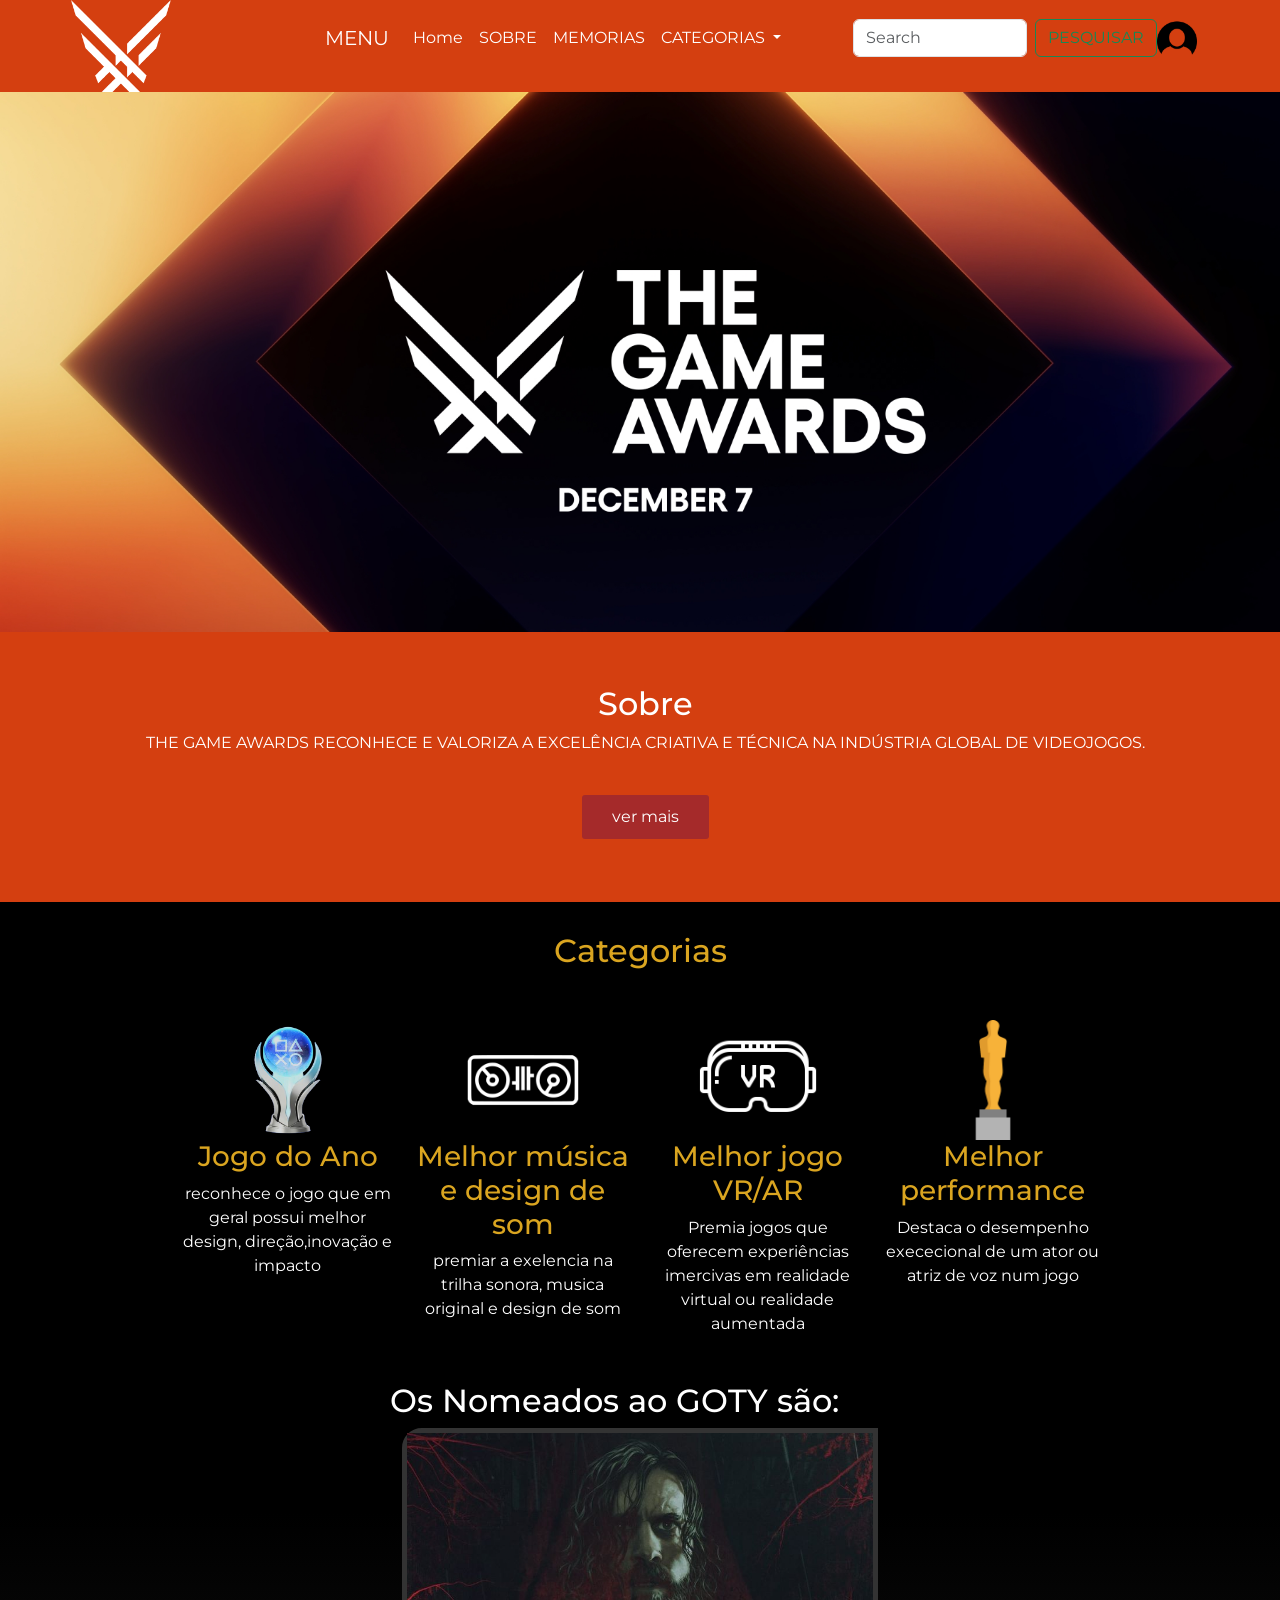
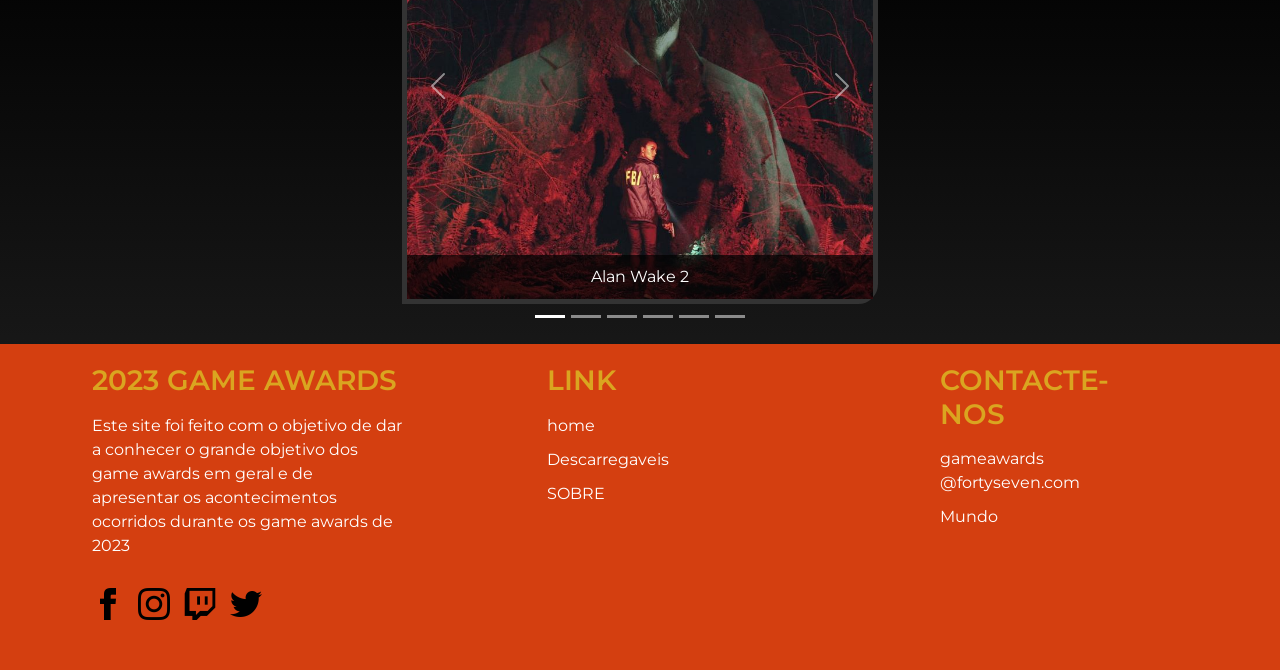
<file: The_game_awards_costume_website/trabalho_grupo_ti_final/index.html>
<!DOCTYPE html>
<html lang="pt">
    <head>
        <meta charset="UTF-8">
        <meta name="viewport" content="width=device-width,initial-scale=1.0">
        <link href="https://cdn.jsdelivr.net/npm/bootstrap@5.3.2/dist/css/bootstrap.min.css" rel="stylesheet" integrity="sha384-T3c6CoIi6uLrA9TneNEoa7RxnatzjcDSCmG1MXxSR1GAsXEV/Dwwykc2MPK8M2HN" crossorigin="anonymous">
        <link rel="stylesheet"  href="css/estilos.css" href="https://fonts.google.com/specimen/Rubik+Distressed">
        <link rel="preconnect" href="https://fonts.gstatic.com">
        <link href="https://fonts.googleapis.com/css2?family=Montserrat:wght@400&display=swap" rel="stylesheet">
        <link rel="icon" href="imagens/TGA_SYMBOLG.ico" type="image/x-icon">
        <title>2023 Game Awards</title>
    </head>
    <body>
        <nav>
          <div>
            <a href="video.html">
            <img src="imagens/TGA_SYMBOL.png" alt="Gama Awards" width="100px">
            </a>
          </div>
            <ul>
              <div class="menu">
                <nav class="navbar navbar-expand-lg bg-body-ter">
                  <div class="container-fluid">
                    <a class="navbar-brand" href="#">MENU</a>
                    <button class="navbar-toggler" type="button" data-bs-toggle="collapse" data-bs-target="#navbarSupportedContent" aria-controls="navbarSupportedContent" aria-expanded="false" aria-label="Toggle navigation">
                      <span class="navbar-toggler-icon"></span>
                    </button>
                    <div class="collapse navbar-collapse" id="navbarSupportedContent">
                      <ul class="navbar-nav me-auto mb-2 mb-lg-0">
                        <li class="nav-item">
                          <a class="nav-link " aria-current="page" href="index.html">Home</a>
                        </li>
                        <li class="nav-item">
                          <a class="nav-link" href="sobre1.html">SOBRE</a>
                        </li>
                        <li class="nav-item">
                          <a class="nav-link" href="eventos_passados.html">MEMORIAS</a>
                        <li class="nav-item dropdown">
                          <a class="nav-link dropdown-toggle" href="#" role="button" data-bs-toggle="dropdown" aria-expanded="false">
                            CATEGORIAS
                          </a>
                          <ul class="dropdown-menu">
                            <li><a class="dropdown-item" href="categorias.html">CATEGORIAS1</a></li>
                            <li><a class="dropdown-item" href="cat.html">CATEGORIAS2</a></li>
                            <li><a class="dropdown-item" href="categorias_p1.html">CATEGORIAS3</a></li>
                            <li><a class="dropdown-item" href="categorias_p2.html">CATEGORIAS4</a></li>
                            <li><a class="dropdown-item" href="categorias_p3.html">CATEGORIAS5</a></li>
                            <li><hr class="dropdown-divider"></li>
                            <li><a class="dropdown-item" href="vencedores.html">VENCEDOR GOTY</a></li>
                          </ul>
                        </li>
                        <li class="nav-item">
                          <a class="nav-link disabled" aria-disabled="true"></a>
                        </li>
                      </ul>
                      <form class="d-flex" role="search">
                        <input class="form-control me-2" type="search" placeholder="Search" aria-label="Search">
                        <button class="btn btn-outline-success" type="submit">PESQUISAR</button>
                      </form>
                      <span class="navbar-text">
                        <div class="transparent">
                          <a href="pagina_login.html">
                       <img src="imagens/icon do login.png" width="40px" height="40px" alt="icon login"></a>
                        </div>
                      </span>
                    </div>
                  </div>
                </nav>
                </div>
              </ul>
          </nav>
          <nav>

            </ul>
        </nav>
        <header id="topo">
          <p></p>
          <p></p>
          <p></p>
          <p></p>
          <p></p>
          <p></p>
          <p></p>
          <p></p>
        </header>
        <section id="sobre">
          <h2>Sobre</h2>
          <p>THE GAME AWARDS RECONHECE E VALORIZA A EXCELÊNCIA CRIATIVA E TÉCNICA NA INDÚSTRIA GLOBAL DE VIDEOJOGOS.</p>
          <a href="sobre1.html" class="botao">ver mais</a>
        </section>
        <section id="categorias">
            <h2>Categorias</h2>
            <div>
                <a href="categorias.html">
                <img src="imagens/Platinum icon.png" width="120px" height="120px" alt="trufeu"></a>
                <h3>Jogo do Ano</h3>
                <p>reconhece o jogo que em geral possui melhor design, direção,inovação e impacto</p>
            </div>
            <div>
                <a href="categorias.html">
                <img src="imagens/mix_table_dj_plate_party_show.png" width="120px" height="120px" alt="mesa de mistura"></a>
                <h3>Melhor música e design de som</h3>
                <p>premiar a exelencia na trilha sonora, musica original e design de som</p>
            </div>
            <div>
                <a href="categorias.html">
                <img src="imagens/6636703.png" width="120px" height="120px" alt="oculos vr"></a>
                <h3>Melhor jogo VR/AR</h3>
                <p>Premia jogos que oferecem experiências imercivas em realidade virtual ou realidade aumentada</p>
            </div>
            <div>
                <a href="categorias.html">
                <img src="imagens/performance icon.png" width="120px" height="120px" alt="oscar"></a>
                <h3>Melhor performance</h3>
                <p>Destaca o desempenho exececional de um ator ou atriz de voz num jogo</p>
            </div>
          </section>
        <div class="mudafundo">
        <section id="Nomeados">
            <h2 class="mcor">Os Nomeados ao GOTY são:</h2>
            <div id="carouselExampleIndicators" class="carousel slide">
                <div class="carousel-indicators">
                  <button type="button" data-bs-target="#carouselExampleIndicators" data-bs-slide-to="0" class="active" aria-current="true" aria-label="Slide 1"></button>
                  <button type="button" data-bs-target="#carouselExampleIndicators" data-bs-slide-to="1" aria-label="Slide 2"></button>
                  <button type="button" data-bs-target="#carouselExampleIndicators" data-bs-slide-to="2" aria-label="Slide 3"></button>
                  <button type="button" data-bs-target="#carouselExampleIndicators" data-bs-slide-to="3" aria-label="Slide 4"></button>
                  <button type="button" data-bs-target="#carouselExampleIndicators" data-bs-slide-to="4" aria-label="Slide 5"></button>
                  <button type="button" data-bs-target="#carouselExampleIndicators" data-bs-slide-to="5" aria-label="Slide 6"></button>
                </div>
                <div class="container">
                <div class="carousel-inner">
                  <div class="carousel-item active">
                    <img src="imagens/alanwake2.jpg" max-width="500px" class="d-block w-100" alt="Alan Wake2">
                    <div class="caption">Alan Wake 2</div>
                  </div>
                  <div class="carousel-item">
                    <img src="imagens/spider_man_2.jpg" class="d-block w-100" alt="spiderman2">
                    <div class="caption">Spider-man 2</div>
                  </div>
                  <div class="carousel-item">
                    <img src="imagens/img_game2.jpg" class="d-block w-100" alt="Baldurs gate3">
                    <div class="caption">Baldurs gate III</div>
                  </div>
                  <div class="carousel-item">
                    <img src="imagens/resident_evil_4-1.jpg" class="d-block w-100" alt="Resident evil 4 remake">
                    <div class="caption">Resident evil 4 remake</div>
                  </div>
                  <div class="carousel-item">
                    <img src="imagens/super_mario_bros_wonder-.jpg" class="d-block w-100" alt="supermariorwonder">
                    <div class="caption">Super Mario wonder</div>
                </div>
                <div class="carousel-item">
                    <img src="imagens/zelda_tears_of_the_kingdom.jpg" class="d-block w-100" alt="zelda tiers of the kingdom">
                    <div class="caption">Zelda tiers of the kingdom</div>
                </div>
                <button class="carousel-control-prev" type="button" data-bs-target="#carouselExampleIndicators" data-bs-slide="prev">
                  <span class="carousel-control-prev-icon" aria-hidden="true"></span>
                  <span class="visually-hidden">Anterior</span>
                </button>
                <button class="carousel-control-next" type="button" data-bs-target="#carouselExampleIndicators" data-bs-slide="next">
                  <span class="carousel-control-next-icon" aria-hidden="true"></span>
                  <span class="visually-hidden">Proximo</span>
                </button>
              </div>

        </section>
        </div>
          <footer class="contain10">
            <div class="centrar">
              <ul>
                <h3>2023 GAME AWARDS</h3>
                <p>Este site foi feito com o objetivo de dar a conhecer o grande objetivo dos game awards em geral e de apresentar os acontecimentos ocorridos durante os game awards de 2023</p>
                <div class="redes_sociais">
                  <a href="https://www.facebook.com/thegameawards" target="_blank">
                 <img src="imagens/iconmonstr-facebook-1-32.png" alt="logo da x"></a>
                 <a href=" https://www.instagram.com/thegameawards/" target="_blank">
                 <img src="imagens/iconmonstr-instagram-11-32.png" alt="logo da x"></a>
                 <a href=" https://www.twitch.tv/thegameawards" target="_blank">
                 <img src="imagens/iconmonstr-twitch-1-32.png" alt="logo da x"></a>
                 <a href="https://twitter.com/thegameawards" target="_blank">
                 <img src="imagens/iconmonstr-twitter-1-32.png" alt="logo da x"></a>
                </div>
              </ul>
              <div class="mover2">
              <ul>
                <h3>LINK</h3>
                <li><a href="index.html">home</a></li>
                <li><a href="index.html">Descarregaveis</a></li>
                <li><a href="Sobre.html">SOBRE</a> </li>
            </ul>
              </div>
              <div class="mover3">
              <ul>
                <h3>CONTACTE-NOS</h3>
                <li></li>
                <li>gameawards<br>@fortyseven.com</li>
                <li>Mundo</li>
              </ul>
            </div>
            </div>
        </footer>
        <script src="https://cdn.jsdelivr.net/npm/bootstrap@5.3.2/dist/js/bootstrap.bundle.min.js" integrity="sha384-C6RzsynM9kWDrMNeT87bh95OGNyZPhcTNXj1NW7RuBCsyN/o0jlpcV8Qyq46cDfL" crossorigin="anonymous"></script>
    </body>
</html>
</file>
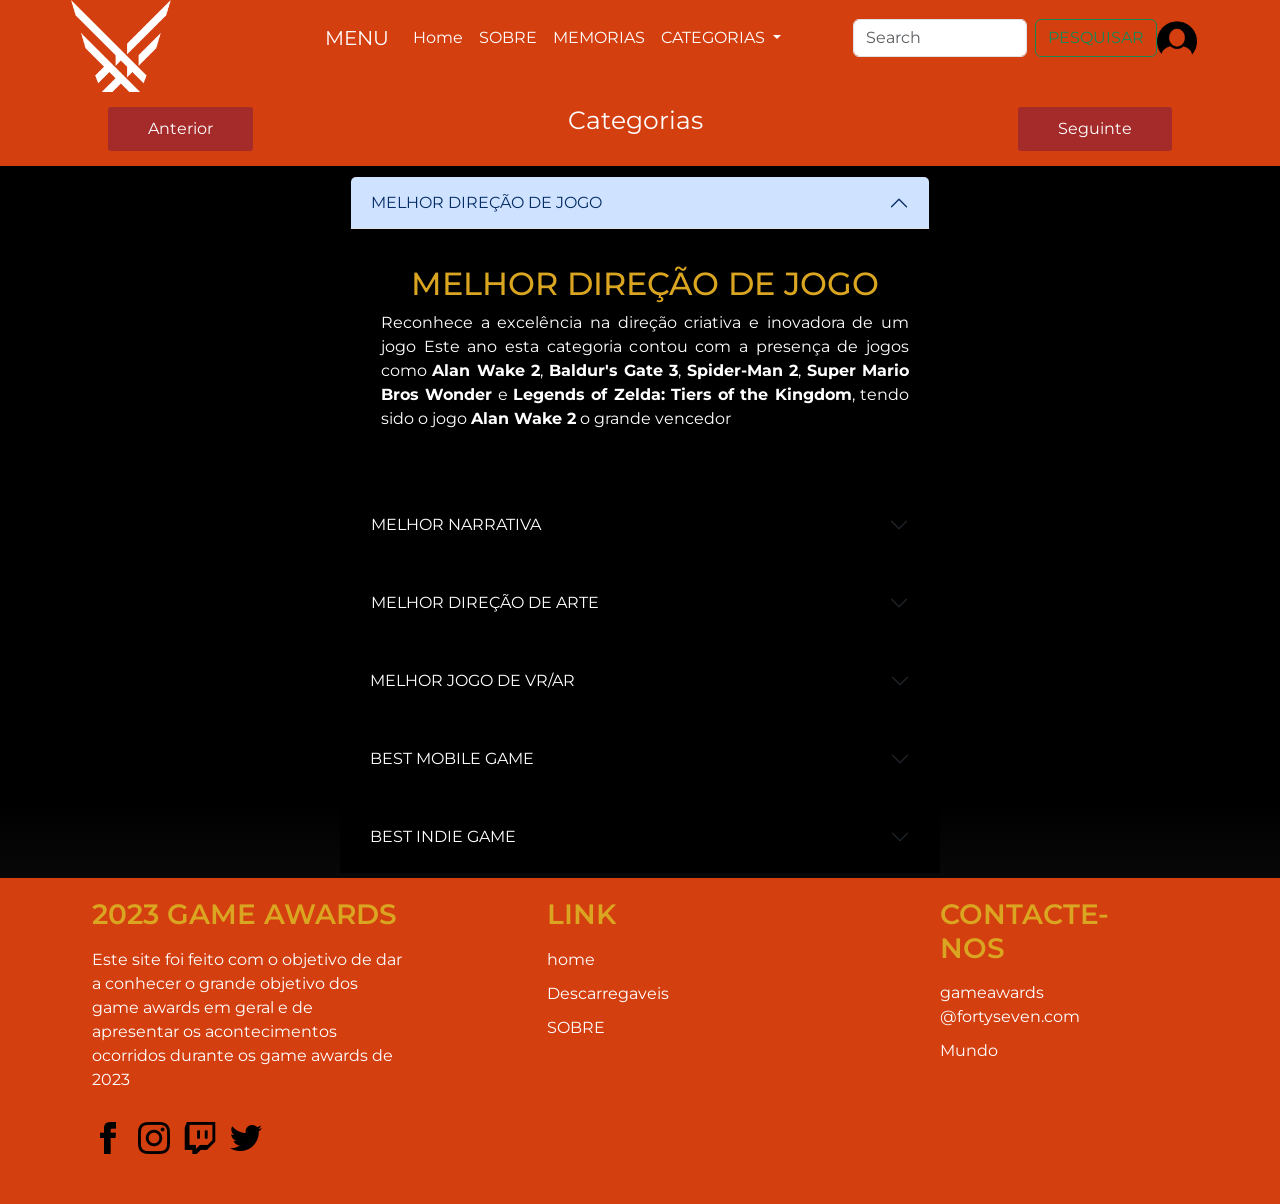
<file: The_game_awards_costume_website/trabalho_grupo_ti_final/cat.html>
<!DOCTYPE html>
<html lang="pt">
    <head>
        <meta charset="UTF-8">
        <meta name="viewport" content="width=device-width,initial-scale=1.0">
        <link href="https://cdn.jsdelivr.net/npm/bootstrap@5.3.2/dist/css/bootstrap.min.css" rel="stylesheet" integrity="sha384-T3c6CoIi6uLrA9TneNEoa7RxnatzjcDSCmG1MXxSR1GAsXEV/Dwwykc2MPK8M2HN" crossorigin="anonymous">
        <link rel="stylesheet"  href="css/estilos.css" href="https://fonts.google.com/specimen/Rubik+Distressed">
        <link rel="preconnect" href="https://fonts.gstatic.com">
        <link href="https://fonts.googleapis.com/css2?family=Montserrat:wght@400&display=swap" rel="stylesheet">
        <link rel="icon" href="imagens/TGA_SYMBOLG.ico" type="image/x-icon">
        <title>2023 Game Awards</title>
    </head>
    <body>
        <nav>
            <a href="video.html">
            <img src="imagens/TGA_SYMBOL.png" alt="Gama Awards" width="100px"></a>
            <ul>
              <nav class="navbar navbar-expand-lg bg-body-ter">
                <div class="container-fluid">
                  <a class="navbar-brand" href="#">MENU</a>
                  <button class="navbar-toggler" type="button" data-bs-toggle="collapse" data-bs-target="#navbarSupportedContent" aria-controls="navbarSupportedContent" aria-expanded="false" aria-label="Toggle navigation">
                    <span class="navbar-toggler-icon"></span>
                  </button>
                  <div class="collapse navbar-collapse" id="navbarSupportedContent">
                    <ul class="navbar-nav me-auto mb-2 mb-lg-0">
                      <li class="nav-item">
                        <a class="nav-link " aria-current="page" href="index.html">Home</a>
                      </li>
                      <li class="nav-item">
                        <a class="nav-link" href="sobre1.html">SOBRE</a>
                      </li>
                      <li class="nav-item">
                        <a class="nav-link" href="eventos_passados.html">MEMORIAS</a>
                      </li>
                      <li class="nav-item dropdown">
                        <a class="nav-link dropdown-toggle" href="#" role="button" data-bs-toggle="dropdown" aria-expanded="false">
                          CATEGORIAS
                        </a>
                        <ul class="dropdown-menu">
                          <li><a class="dropdown-item" href="categorias.html">CATEGORIAS1</a></li>
                          <li><a class="dropdown-item" href="cat.html">CATEGORIAS2</a></li>
                          <li><a class="dropdown-item" href="categorias_p1.html">CATEGORIAS3</a></li>
                          <li><a class="dropdown-item" href="categorias_p2.html">CATEGORIAS4</a></li>
                          <li><a class="dropdown-item" href="categorias_p3.html">CATEGORIAS5</a></li>
                          <li><hr class="dropdown-divider"></li>
                          <li><a class="dropdown-item" href="vencedores.html">VENCEDOR GOTY</a></li>
                        </ul>
                      </li>
                      <li class="nav-item">
                        <a class="nav-link disabled" aria-disabled="true"></a>
                      </li>
                    </ul>
                    <form class="d-flex" role="search">
                      <input class="form-control me-2" type="search" placeholder="Search" aria-label="Search">
                      <button class="btn btn-outline-success" type="submit">PESQUISAR</button>
                    </form>
                    <span class="navbar-text">
                      <div class="transparent">
                        <a href="pagina_login.html">
                     <img src="imagens/icon do login.png" width="40px" height="40px" alt="icon login"></a>
                      </div>
                    </span>
                  </div>
                </div>
              </nav>
              </div>
            </ul>
        </nav>
        <nav>
          <div class="link1">
            <a href="categorias.html" class="botao">Anterior</a>
          </div>
          <div>
            <p class="caixa">Categorias</p>
          </div>
          <div class="link1">
            <a href="categorias_p1.html" class="botao">Seguinte</a>
          </div>
        </nav>
        <div class="accordion" id="accordionExample">
          <div class="accordion-item">
            <h2 class="accordion-header">
              <button class="accordion-button" type="button" data-bs-toggle="collapse" data-bs-target="#collapseOne" aria-expanded="true" aria-controls="collapseOne">
                MELHOR DIREÇÃO DE JOGO
              </button>
            </h2>
            <div id="collapseOne" class="accordion-collapse collapse show" data-bs-parent="#accordionExample">
              <div class="accordion-body">
                <section class="video">
                  <h2>MELHOR DIREÇÃO DE JOGO</h2>
                  <p class="justificar">Reconhece a excelência na direção criativa e inovadora de um jogo
                    Este ano esta categoria contou com a presença de jogos como <strong>Alan Wake 2</strong>, <strong>Baldur's Gate 3</strong>, <strong>Spider-Man 2</strong>, <strong>Super Mario Bros Wonder</strong> e <strong>Legends of Zelda: Tiers of the Kingdom</strong>, tendo sido o jogo <strong>Alan Wake 2</strong> o grande vencedor</p>
                </section>
                  </div>    
              </div>
            </div>
          <div class="accordion-item">
            <h2 class="accordion-header">
              <button class="accordion-button collapsed" type="button" data-bs-toggle="collapse" data-bs-target="#collapseTwo" aria-expanded="false" aria-controls="collapseTwo">
                MELHOR NARRATIVA
              </button>
            </h2>
            <div id="collapseTwo" class="accordion-collapse collapse" data-bs-parent="#accordionExample">
              <div class="accordion-body">
                <section class="video">
                <h2>MELHOR NARRATIVA</h2>
                <p class="justificar">Destaca a excelência na narrativa e na história de um jogo<br>
                  Este ano nesta categoria os nomeados foram <strong>Alan Wake 2</strong>, <strong>Baldur's Gate 3</strong>, <strong>Cyberpunk 2077 Phantom Liberty</strong>,
                  <strong>Final Fantasy XVI</strong>, <strong>Spider-Man 2</strong>, tendo <strong>Alan Wake 2</strong> ganho um prêmio nesta categoria</p>
                </section>
              </div>
              </div>
            </div>
            <div class="accordion-item">
              <h2 class="accordion-header">
                <button class="accordion-button collapsed" type="button" data-bs-toggle="collapse" data-bs-target="#collapseThree" aria-expanded="false" aria-controls="collapseThree">
                  MELHOR DIREÇÃO DE ARTE
                </button>
              </h2>
              <div id="collapseThree" class="accordion-collapse collapse" data-bs-parent="#accordionExample">
                <div class="accordion-body">
                  <section class="video">
                    <h2>MELHOR DIREÇÃO DE ARTE</h2>
                    <p class="justificar">Reconhece conquistas excepcionais em design visual e arte dentro de um jogo<br>
                      Os nomeados deste ano para esta categoria foram <strong>Alan Wake 2</strong>, <strong>Hi-Fi Rush</strong>, <strong>Lies of P</strong>, <strong>Super Mario Bros Wonder</strong> e <strong>Zelda</strong>, o vencedor nesta categoria foi o jogo <strong>Alan Wake 2</strong></p>
                <iframe width="480" height="320" src="https://www.youtube.com/embed/dlQ3FeNu5Yw?si=z3Xn9L3UJGhbUQ9R" title="YouTube video player" frameborder="0" allow="accelerometer; autoplay; clipboard-write; encrypted-media; gyroscope; picture-in-picture; web-share" allowfullscreen></iframe>
              </section>
                </div>
              </div>
            </div>
          </div>
          <div class="accordion accordion-flush" id="accordionFlushExample">
            <div class="accordion-item">
              <h2 class="accordion-header">
                <button class="accordion-button collapsed" type="button" data-bs-toggle="collapse" data-bs-target="#flush-collapseOne" aria-expanded="false" aria-controls="flush-collapseOne">
                  MELHOR JOGO DE VR/AR
                </button>
              </h2>
              <div id="flush-collapseOne" class="accordion-collapse collapse" data-bs-parent="#accordionFlushExample">
                <div class="accordion-body">
                  <section class="video">
                    <h2>MELHOR JOGO DE VR/AR</h2>
                    <p class="justificar">Premia jogos que oferecem experiências imersivas em realidade virtual ou realidade aumentada<br>
                      Nesta categoria os nomeados são <strong>Gran Turismo 7</strong>, <strong>Horrizon Call of the Mountain</strong>, <strong>Humanity</strong>, <strong>Resident Evil Village VR Mode</strong> e <strong>Synapse</strong>. O vencedor desta categoria foi <strong>Resident Evil Village VR Mode</strong>.</p>
                    <iframe width="480" height="320" src="https://www.youtube.com/embed/E6C95i1D1GE?si=isUTp2RmmffO-NAy" title="YouTube video player" frameborder="0" allow="accelerometer; autoplay; clipboard-write; encrypted-media; gyroscope; picture-in-picture; web-share" allowfullscreen></iframe>
                  </section>
                </div>
              </div>
            </div>
            <div class="accordion-item">
              <h2 class="accordion-header">
                <button class="accordion-button collapsed" type="button" data-bs-toggle="collapse" data-bs-target="#flush-collapseTwo" aria-expanded="false" aria-controls="flush-collapseTwo">
                  BEST MOBILE GAME
                </button>
              </h2>
              <div id="flush-collapseTwo" class="accordion-collapse collapse" data-bs-parent="#accordionFlushExample">
                <div class="accordion-body">
                  <section class="video">
                    <h2>BEST MOBILE GAME</h2>
                    <p class="justificar">Reconhece a excelência em jogos projetados para dispositivos móveis, como smartphones e tablets<br>
                      Nesta categoria os nomeados foram <strong>Final Fantasy VII Ever Crisis</strong>, <strong>Hello Kitty Island Adventure</strong>, <strong>Honkai Star Rail</strong>, <strong>Monster Hunter Now</strong> e <strong>Terra Nil</strong>. O vencedor desta categoria foi <strong>Honkai Star Rail</strong>.</p>                      
                    <iframe width="480" height="320" src="https://www.youtube.com/embed/w8vPZrMFiZ4?si=X-LHnMn4vH-7NTPy" title="YouTube video player" frameborder="0" allow="accelerometer; autoplay; clipboard-write; encrypted-media; gyroscope; picture-in-picture; web-share" allowfullscreen></iframe>
                  </section>
                </div>
              </div>
            </div>
            <div class="accordion-item">
              <h2 class="accordion-header">
                <button class="accordion-button collapsed" type="button" data-bs-toggle="collapse" data-bs-target="#flush-collapseThree" aria-expanded="false" aria-controls="flush-collapseThree">
                  BEST INDIE GAME
                </button>
              </h2>
              <div id="flush-collapseThree" class="accordion-collapse collapse" data-bs-parent="#accordionFlushExample">
                <div class="accordion-body"> <section class="video">
                  <h2>BEST INDIE GAME</h2>
                  <p class="justificar">Premia jogos independentes excepcionais, geralmente desenvolvidos por equipes mais pequenas<br>
                    Os nomeados a esta categoria foram <strong>Cacoon</strong>, <strong>Pizza Tower</strong>, <strong>Dredge</strong>, <strong>Venba</strong> e <strong>Viewfinder</strong>. O vencedor nesta categoria foi o jogo <strong>Cacoon</strong></p>
                  <iframe width="480" height="320" src="https://www.youtube.com/embed/XHfzY-nIQxw?si=VSfpKqZ-ms2lSIrl" title="YouTube video player" frameborder="0" allow="accelerometer; autoplay; clipboard-write; encrypted-media; gyroscope; picture-in-picture; web-share" allowfullscreen></iframe>
                </section></div>
              </div>
            </div>
          </div>
        <footer class="contain10">
          <div class="centrar">
            <ul>
              <h3>2023 GAME AWARDS</h3>
              <p>Este site foi feito com o objetivo de dar a conhecer o grande objetivo dos game awards em geral e de apresentar os acontecimentos ocorridos durante os game awards de 2023</p>
              <div class="redes_sociais">
                <a href="https://www.facebook.com/thegameawards" target="_blank">
               <img src="imagens/iconmonstr-facebook-1-32.png" alt="logo da x"></a>
               <a href=" https://www.instagram.com/thegameawards/" target="_blank">
               <img src="imagens/iconmonstr-instagram-11-32.png" alt="logo da x"></a>
               <a href=" https://www.twitch.tv/thegameawards" target="_blank">
               <img src="imagens/iconmonstr-twitch-1-32.png" alt="logo da x"></a>
               <a href="https://twitter.com/thegameawards" target="_blank">
               <img src="imagens/iconmonstr-twitter-1-32.png" alt="logo da x"></a>
              </div>
            </ul>
            <div class="mover2">
            <ul>
              <h3>LINK</h3>
              <li><a href="index.html">home</a></li>
              <li><a href="index.html">Descarregaveis</a></li>
              <li><a href="Sobre.html">SOBRE</a> </li>
          </ul>
            </div>
            <div class="mover3">
            <ul>
              <h3>CONTACTE-NOS</h3>
              <li></li>
              <li>gameawards<br>@fortyseven.com</li>
              <li>Mundo</li>
            </ul>
          </div>
          </div>
      </footer>
        <script src="https://cdn.jsdelivr.net/npm/bootstrap@5.3.2/dist/js/bootstrap.bundle.min.js" integrity="sha384-C6RzsynM9kWDrMNeT87bh95OGNyZPhcTNXj1NW7RuBCsyN/o0jlpcV8Qyq46cDfL" crossorigin="anonymous"></script>
        </body>
</html>
</file>
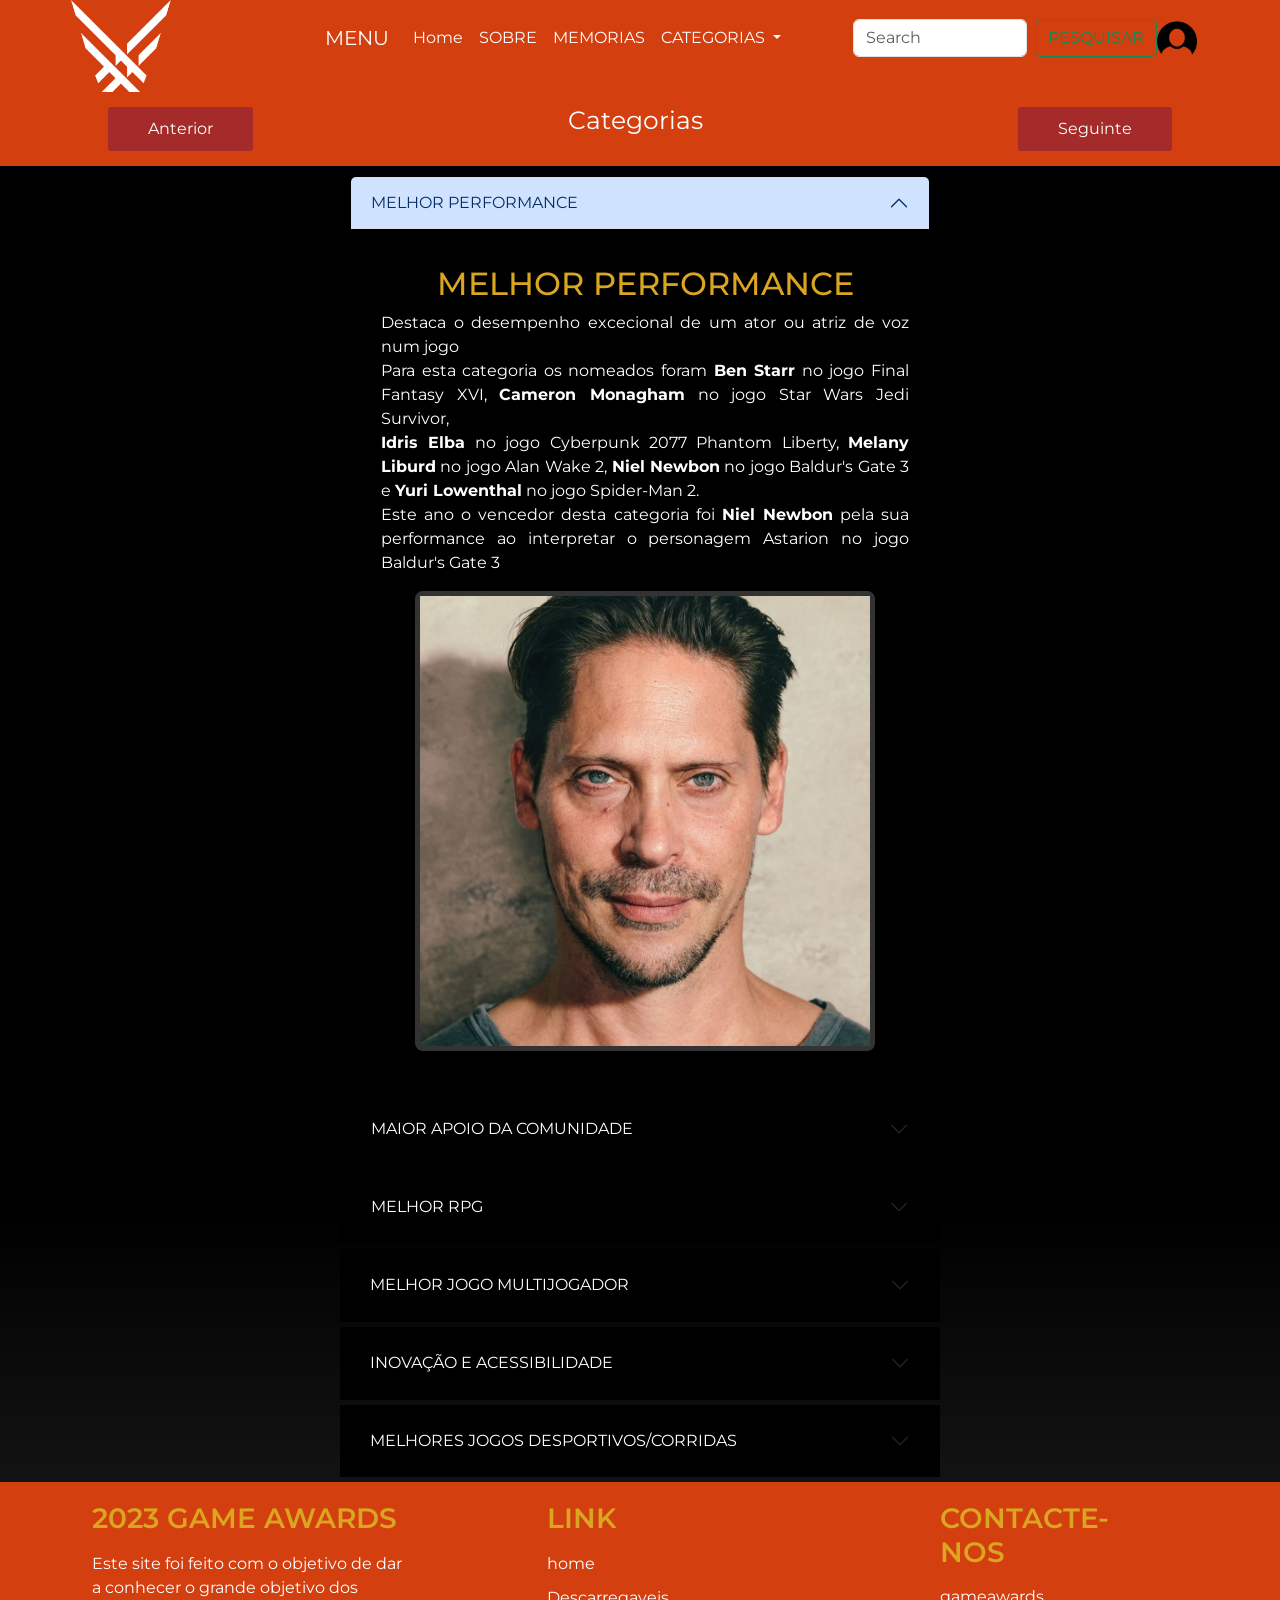
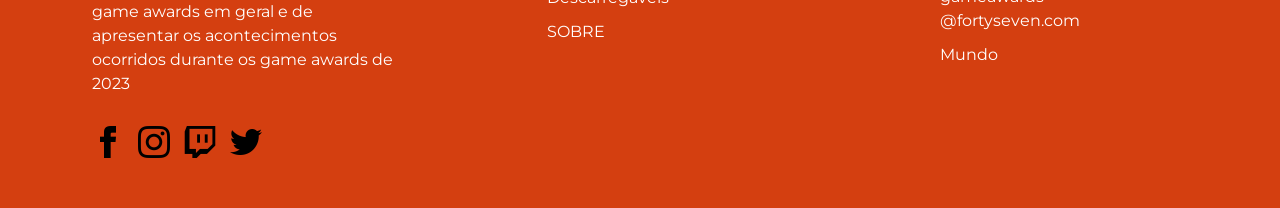
<file: The_game_awards_costume_website/trabalho_grupo_ti_final/categorias.html>
<!DOCTYPE html>
<html lang="pt">
    <head>
        <meta charset="UTF-8">
        <meta name="viewport" content="width=device-width,initial-scale=1.0">
        <link href="https://cdn.jsdelivr.net/npm/bootstrap@5.3.2/dist/css/bootstrap.min.css" rel="stylesheet" integrity="sha384-T3c6CoIi6uLrA9TneNEoa7RxnatzjcDSCmG1MXxSR1GAsXEV/Dwwykc2MPK8M2HN" crossorigin="anonymous">
        <link rel="stylesheet"  href="css/estilos.css"href="https://fonts.google.com/specimen/Rubik+Distressed">
        <link rel="preconnect" href="https://fonts.gstatic.com">
        <link href="https://fonts.googleapis.com/css2?family=Montserrat:wght@400&display=swap" rel="stylesheet">
        <link rel="icon" href="imagens/TGA_SYMBOLG.ico" type="image/x-icon">
        <title>2023 Game Awards</title>
    </head>
    <body>
        <nav>
            <a href="video.html">
            <img src="imagens/TGA_SYMBOL.png" alt="Gama Awards" width="100px"></a>
            <ul>
              <div class="menu">
                <nav class="navbar navbar-expand-lg bg-body-ter">
                  <div class="container-fluid">
                    <a class="navbar-brand" href="#">MENU</a>
                    <button class="navbar-toggler" type="button" data-bs-toggle="collapse" data-bs-target="#navbarSupportedContent" aria-controls="navbarSupportedContent" aria-expanded="false" aria-label="Toggle navigation">
                      <span class="navbar-toggler-icon"></span>
                    </button>
                    <div class="collapse navbar-collapse" id="navbarSupportedContent">
                      <ul class="navbar-nav me-auto mb-2 mb-lg-0">
                        <li class="nav-item">
                          <a class="nav-link " aria-current="page" href="index.html">Home</a>
                        </li>
                        <li class="nav-item">
                          <a class="nav-link" href="sobre1.html">SOBRE</a>
                        </li>
                        <li class="nav-item">
                          <a class="nav-link" href="eventos_passados.html">MEMORIAS</a>
                        </li>
                        <li class="nav-item dropdown">
                          <a class="nav-link dropdown-toggle" href="#" role="button" data-bs-toggle="dropdown" aria-expanded="false">
                            CATEGORIAS
                          </a>
                          <ul class="dropdown-menu">
                            <li><a class="dropdown-item" href="categorias.html">CATEGORIAS1</a></li>
                            <li><a class="dropdown-item" href="cat.html">CATEGORIAS2</a></li>
                            <li><a class="dropdown-item" href="categorias_p1.html">CATEGORIAS3</a></li>
                            <li><a class="dropdown-item" href="categorias_p2.html">CATEGORIAS4</a></li>
                            <li><a class="dropdown-item" href="categorias_p3.html">CATEGORIAS5</a></li>
                            <li><hr class="dropdown-divider"></li>
                            <li><a class="dropdown-item" href="vencedores.html">VENCEDOR GOTY</a></li>
                          </ul>
                        </li>
                        <li class="nav-item">
                          <a class="nav-link disabled" aria-disabled="true"></a>
                        </li>
                      </ul>
                      <form class="d-flex" role="search">
                        <input class="form-control me-2" type="search" placeholder="Search" aria-label="Search">
                        <button class="btn btn-outline-success" type="submit">PESQUISAR</button>
                      </form>
                      <span class="navbar-text">
                        <div class="transparent">
                          <a href="pagina_login.html">
                       <img src="imagens/icon do login.png" width="40px" height="40px" alt="icon login"></a>
                        </div>
                      </span>
                    </div>
                  </div>
                </nav>
                </div>
              </ul>
          </nav>
          <nav>
            </ul>
        </nav>
        <nav>
          <div class="link1">
            <a href="Sobre.html" class="botao">Anterior</a>
          </div>
          <div>
            <p class="caixa">Categorias</p>
          </div>
          <div class="link1">
            <a href="cat.html" class="botao">Seguinte</a>
          </div>
        </nav>
        <div class="accordion" id="accordionExample">
          <div class="accordion-item">
            <h2 class="accordion-header">
              <button class="accordion-button" type="button" data-bs-toggle="collapse" data-bs-target="#collapseOne" aria-expanded="true" aria-controls="collapseOne">
                MELHOR PERFORMANCE
              </button>
            </h2>
            <div id="collapseOne" class="accordion-collapse collapse show" data-bs-parent="#accordionExample">
              <div class="accordion-body">
                  <section class="video">
                    <h2>MELHOR PERFORMANCE</h2>
                    <p class="justificar">Destaca o desempenho excecional de um ator ou atriz de voz num jogo<br>
                      Para esta categoria os nomeados foram <strong>Ben Starr</strong> no jogo Final Fantasy XVI, <strong>Cameron Monagham</strong> no jogo Star Wars Jedi Survivor,<br> <strong>Idris Elba</strong> no jogo Cyberpunk 2077 Phantom Liberty, <strong>Melany Liburd</strong> no jogo Alan Wake 2, <strong>Niel Newbon</strong> no jogo Baldur's Gate 3 e <strong>Yuri Lowenthal</strong> no jogo Spider-Man 2.<br> Este ano o vencedor desta categoria foi <strong>Niel Newbon</strong> pela sua performance ao interpretar o personagem Astarion no jogo Baldur's Gate 3 </p>
                    <div class="box">
                    <img src="imagens/neil_newbon.jpg" width="450" height="450" alt="Niel Newbon">
                    </div>
              </div>
            </div>
          </div>
          <div class="accordion-item">
            <h2 class="accordion-header">
              <button class="accordion-button collapsed" type="button" data-bs-toggle="collapse" data-bs-target="#collapseTwo" aria-expanded="false" aria-controls="collapseTwo">
                MAIOR APOIO DA COMUNIDADE
              </button>
            </h2>
            <div id="collapseTwo" class="accordion-collapse collapse" data-bs-parent="#accordionExample">
              <div class="accordion-body">
                <section class="video">   
                    <h2>MAIOR APOIO DA COMUNIDADE</h2>
                    <p class="justificar">Reconhece um jogo pelo excelente apoio da comunidade, transparência e capacidade de resposta, incluindo atividades nas redes sociais e atualizações/patches do jogo<br>
                      Nesta categoria os nomeados são <strong>Baldur's Gate 3</strong>, <strong>Cyberpunk 2077</strong>, <strong>Destiny 2</strong>, <strong>Final Fantasy XIV</strong> e <strong>No Man's Sky</strong>. No final, o grande vencedor para esta categoria foi <strong>Baldur's Gate 3</strong>.</p>
                </section>
                  </div>
            </div>
          </div>
          <div class="accordion-item">
            <h2 class="accordion-header">
              <button class="accordion-button collapsed" type="button" data-bs-toggle="collapse" data-bs-target="#collapseThree" aria-expanded="false" aria-controls="collapseThree">
                MELHOR RPG
              </button>
            </h2>
            <div id="collapseThree" class="accordion-collapse collapse" data-bs-parent="#accordionExample">
              <div class="accordion-body">
                <section class="video">
                  <h2>MELHOR RPG</h2>
                  <p class="justificar">Premia jogos de role-play que oferecem uma experiência envolvente e cativante<br>
                    Para esta categoria os nomeados foram <strong>Baldur's Gate 3</strong>, <strong>Sea of Stars</strong>, <strong>Lies of P</strong>, <strong>Final Fantasy XVI</strong> e <strong>Starfield</strong>, tendo sido o jogo <strong>Baldur's Gate 3</strong> o grande vencedor desta categoria</p>
            </section>
              </div>
            </div>
          </div>
        </div>
        <div class="accordion accordion-flush" id="accordionFlushExample">
          <div class="accordion-item">
            <h2 class="accordion-header">
              <button class="accordion-button collapsed" type="button" data-bs-toggle="collapse" data-bs-target="#flush-collapseOne" aria-expanded="false" aria-controls="flush-collapseOne">
                MELHOR JOGO MULTIJOGADOR
              </button>
            </h2>
            <div id="flush-collapseOne" class="accordion-collapse collapse" data-bs-parent="#accordionFlushExample">
              <div class="accordion-body">
                <section class="video">
                  <h2>MELHOR JOGO MULTIJOGADOR</h2>
                  <p class="justificar">Premia o jogo com melhor experiência multijogador, destacando a qualidade da jogabilidade online, cooperação ou competição entre jogadores<br>
                    Este ano nesta categoria foram nomeados para prêmio os jogos <strong>Diablo IV</strong>, <strong>Party Animals</strong>, <strong>Baldur's Gate 3</strong>, <strong>Street Fighter 6</strong> e <strong>Super Mario Bros Wonder</strong>. O grande vencedor desta categoria foi o jogo <strong>Baldur's Gate 3</strong></p>
                     <iframe width="480" height="320" src="https://www.youtube.com/embed/1T22wNvoNiU?si=Grjb1fppOJvBo6ZB" title="YouTube video player" frameborder="0" allow="accelerometer; autoplay; clipboard-write; encrypted-media; gyroscope; picture-in-picture; web-share" allowfullscreen></iframe>
                </section>
              </div>
            </div>
          </div>
          <div class="accordion-item">
            <h2 class="accordion-header">
              <button class="accordion-button collapsed" type="button" data-bs-toggle="collapse" data-bs-target="#flush-collapseTwo" aria-expanded="false" aria-controls="flush-collapseTwo">
                INOVAÇÃO E ACESSIBILIDADE
              </button>
            </h2>
            <div id="flush-collapseTwo" class="accordion-collapse collapse" data-bs-parent="#accordionFlushExample">
              <div class="accordion-body">
                <section class="video">
                  <h2>INOVAÇÃO E ACESSIBILIDADE</h2>
                  <p class="justificar">Reconhece software e/ou hardware que impulsiona o meio, adicionando recursos, tecnologia e conteúdo para ajudar os jogos a serem jogados e desfrutados por um público mais amplo.<br>
                    Nesta categoria os nomeados são <strong>Diablo IV</strong>, <strong>Forza Motorsport</strong>, <strong>Hi-Fi Rush</strong>, <strong>Street Fighter 6</strong>, <strong>Mortal Kombat 1</strong> e <strong>Spider-Man 2</strong>. No final, o grande vencedor desta categoria foi o jogo <strong>Forza Motorsport</strong></p>
                </section>
              </div>
            </div>
          </div>
          <div class="accordion-item">
            <h2 class="accordion-header">
              <button class="accordion-button collapsed" type="button" data-bs-toggle="collapse" data-bs-target="#flush-collapseThree" aria-expanded="false" aria-controls="flush-collapseThree">
                MELHORES JOGOS DESPORTIVOS/CORRIDAS
              </button>
            </h2>
            <div id="flush-collapseThree" class="accordion-collapse collapse" data-bs-parent="#accordionFlushExample">
              <div class="accordion-body">
                <section class="video">
                  <h2>MELHORES JOGOS DESPORTIVOS/CORRIDAS</h2>
                  <p class="justificar">Para os melhores jogos de desporto e corridas tradicionais e não tradicionais.<br>
                    Este ano nesta categoria os nomeados foram <strong>EA Sports FC24</strong>, <strong>F1 23</strong>, <strong>Forza Motorsport</strong>, <strong>The Crew Motorfest</strong> e <strong>Hotwheels Unleashed 2: Turbocharged</strong>. O grande vencedor desta categoria foi <strong>Forza Motorsport</strong>.</p>
                  <iframe width="480" height="320" src="https://www.youtube.com/embed/yJumrR_bbg0?si=i-FhiRs4i41b1V34" title="YouTube video player" frameborder="0" allow="accelerometer; autoplay; clipboard-write; encrypted-media; gyroscope; picture-in-picture; web-share" allowfullscreen></iframe>
                </section>
              </div>
            </div>
          </div>
        </div>
        <footer class="contain10">
          <div class="centrar">
            <ul>
              <h3>2023 GAME AWARDS</h3>
              <p>Este site foi feito com o objetivo de dar a conhecer o grande objetivo dos game awards em geral e de apresentar os acontecimentos ocorridos durante os game awards de 2023</p>
              <div class="redes_sociais">
                <a href="https://www.facebook.com/thegameawards" target="_blank">
               <img src="imagens/iconmonstr-facebook-1-32.png" alt="logo da x"></a>
               <a href=" https://www.instagram.com/thegameawards/" target="_blank">
               <img src="imagens/iconmonstr-instagram-11-32.png" alt="logo da x"></a>
               <a href=" https://www.twitch.tv/thegameawards" target="_blank">
               <img src="imagens/iconmonstr-twitch-1-32.png" alt="logo da x"></a>
               <a href="https://twitter.com/thegameawards" target="_blank">
               <img src="imagens/iconmonstr-twitter-1-32.png" alt="logo da x"></a>
              </div>
            </ul>
            <div class="mover2">
            <ul>
              <h3>LINK</h3>
              <li><a href="index.html">home</a></li>
              <li><a href="index.html">Descarregaveis</a></li>
              <li><a href="Sobre.html">SOBRE</a> </li>
          </ul>
            </div>
            <div class="mover3">
            <ul>
              <h3>CONTACTE-NOS</h3>
              <li></li>
              <li>gameawards<br>@fortyseven.com</li>
              <li>Mundo</li>
            </ul>
          </div>
          </div>
      </footer>
      <script src="https://cdn.jsdelivr.net/npm/bootstrap@5.3.2/dist/js/bootstrap.bundle.min.js" integrity="sha384-C6RzsynM9kWDrMNeT87bh95OGNyZPhcTNXj1NW7RuBCsyN/o0jlpcV8Qyq46cDfL" crossorigin="anonymous"></script>
  </body>
  </html>
</file>
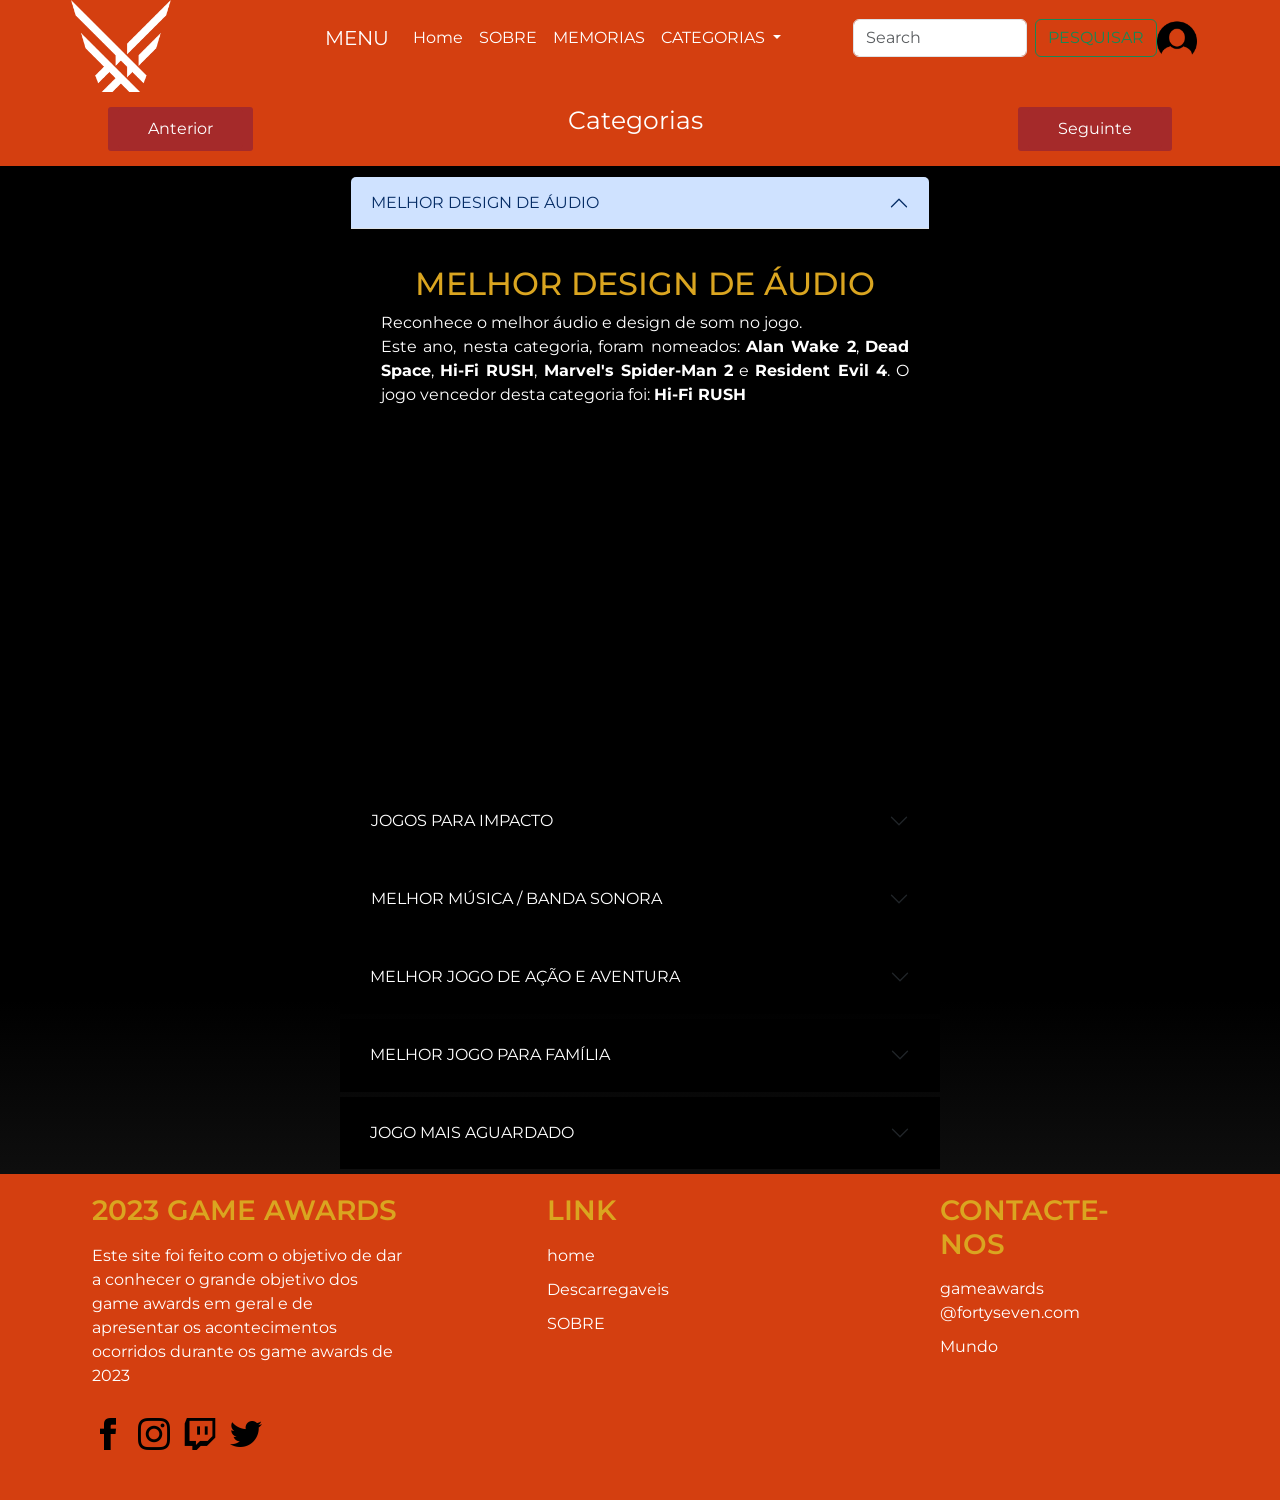
<file: The_game_awards_costume_website/trabalho_grupo_ti_final/categorias_p1.html>
<!DOCTYPE html>
<html lang="pt">
    <head>
        <meta charset="UTF-8">
        <meta name="viewport" content="width=device-width,initial-scale=1.0">
        <link href="https://cdn.jsdelivr.net/npm/bootstrap@5.3.2/dist/css/bootstrap.min.css" rel="stylesheet" integrity="sha384-T3c6CoIi6uLrA9TneNEoa7RxnatzjcDSCmG1MXxSR1GAsXEV/Dwwykc2MPK8M2HN" crossorigin="anonymous">
        <link rel="stylesheet"  href="css/estilos.css" href="https://fonts.google.com/specimen/Rubik+Distressed">
        <link rel="preconnect" href="https://fonts.gstatic.com">
        <link href="https://fonts.googleapis.com/css2?family=Montserrat:wght@400&display=swap" rel="stylesheet">
        <link rel="icon" href="imagens/TGA_SYMBOLG.ico" type="image/x-icon">
        <title>2023 Game Awards</title>
    </head>
    <body>
        <nav>
          <a href="video.html">
            <img src="imagens/TGA_SYMBOL.png" alt="Gama Awards" width="100px"></a>
            <ul>
                 <div class="menu">
              <nav class="navbar navbar-expand-lg bg-body-ter">
                <div class="container-fluid">
                  <a class="navbar-brand" href="#">MENU</a>
                  <button class="navbar-toggler" type="button" data-bs-toggle="collapse" data-bs-target="#navbarSupportedContent" aria-controls="navbarSupportedContent" aria-expanded="false" aria-label="Toggle navigation">
                    <span class="navbar-toggler-icon"></span>
                  </button>
                  <div class="collapse navbar-collapse" id="navbarSupportedContent">
                    <ul class="navbar-nav me-auto mb-2 mb-lg-0">
                      <li class="nav-item">
                        <a class="nav-link " aria-current="page" href="index.html">Home</a>
                      </li>
                      <li class="nav-item">
                        <a class="nav-link" href="sobre1.html">SOBRE</a>
                      </li>
                      <li class="nav-item">
                        <a class="nav-link" href="eventos_passados.html">MEMORIAS</a>
                      </li>
                      <li class="nav-item dropdown">
                        <a class="nav-link dropdown-toggle" href="#" role="button" data-bs-toggle="dropdown" aria-expanded="false">
                          CATEGORIAS
                        </a>
                        <ul class="dropdown-menu">
                          <li><a class="dropdown-item" href="categorias.html">CATEGORIAS1</a></li>
                          <li><a class="dropdown-item" href="cat.html">CATEGORIAS2</a></li>
                          <li><a class="dropdown-item" href="categorias_p1.html">CATEGORIAS3</a></li>
                          <li><a class="dropdown-item" href="categorias_p2.html">CATEGORIAS4</a></li>
                          <li><a class="dropdown-item" href="categorias_p3.html">CATEGORIAS5</a></li>
                          <li><hr class="dropdown-divider"></li>
                          <li><a class="dropdown-item" href="vencedores.html">VENCEDOR GOTY</a></li>
                        </ul>
                      </li>
                      <li class="nav-item">
                        <a class="nav-link disabled" aria-disabled="true"></a>
                      </li>
                    </ul>
                    <form class="d-flex" role="search">
                      <input class="form-control me-2" type="search" placeholder="Search" aria-label="Search">
                      <button class="btn btn-outline-success" type="submit">PESQUISAR</button>
                    </form>
                    <span class="navbar-text">
                      <div class="transparent">
                        <a href="pagina_login.html">
                     <img src="imagens/icon do login.png" width="40px" height="40px" alt="icon login"></a>
                      </div>
                    </span>
                  </div>
                </div>
              </nav>
              </div>
            </ul>
        </nav>
        <nav>
            </ul>
        </nav>
        <nav>
            <div class="link1">
              <a href="cat.html" class="botao">Anterior</a>
            </div>
            <div>
              <p class="caixa">Categorias</p>
            </div>
            <div class="link1">
              <a href="categorias_p2.html" class="botao">Seguinte</a>
            </div>
          </nav>
          <div class="accordion" id="accordionExample">
            <div class="accordion-item">
              <h2 class="accordion-header">
                <button class="accordion-button" type="button" data-bs-toggle="collapse" data-bs-target="#collapseOne" aria-expanded="true" aria-controls="collapseOne">
                  MELHOR DESIGN DE ÁUDIO
                </button>
              </h2>
              <div id="collapseOne" class="accordion-collapse collapse show" data-bs-parent="#accordionExample">
                <div class="accordion-body">
                  <section class="video">
                    <h2>MELHOR DESIGN DE ÁUDIO</h2>
                    <p class="justificar">Reconhece o melhor áudio e design de som no jogo.<br>
                      Este ano, nesta categoria, foram nomeados:
                      <strong>Alan Wake 2</strong>, <strong>Dead Space</strong>, <strong>Hi-Fi RUSH</strong>, <strong>Marvel's Spider-Man 2</strong> e <strong>Resident Evil 4</strong>.
                      O jogo vencedor desta categoria foi: <strong>Hi-Fi RUSH</strong></p>
                    <iframe width="480" height="320" src="https://www.youtube.com/embed/fJr6YOH5_l4?si=g6_lvyMhQUfOf0PM" title="YouTube video player" frameborder="0" allow="accelerometer; autoplay; clipboard-write; encrypted-media; gyroscope; picture-in-picture; web-share" allowfullscreen></iframe>
                  </section>
                </div>
              </div>
            </div>
            <div class="accordion-item">
              <h2 class="accordion-header">
                <button class="accordion-button collapsed" type="button" data-bs-toggle="collapse" data-bs-target="#collapseTwo" aria-expanded="false" aria-controls="collapseTwo">
                  JOGOS PARA IMPACTO
                </button>
              </h2>
              <div id="collapseTwo" class="accordion-collapse collapse" data-bs-parent="#accordionExample">
                <div class="accordion-body">
                  <section class="video">
                    <h2>JOGOS PARA IMPACTO</h2>
                    <p class="justificar">Reconhece um jogo que tem um impacto profundo, promovendo mudanças sociais ou emocionais positivas.<br>
                      Este ano, nesta categoria, foram nomeados:
                      <strong>A Space for the Unbound</strong>, <strong>Chants of Sennaar</strong>, <strong>Goodbye Volcano High</strong>, <strong>Tchia</strong>, <strong>Terra Nil</strong> e <strong>Venba</strong>.
                      O jogo vencedor desta categoria foi: <strong>Tchia</strong></p>
                    <iframe width="480" height="320" src="https://www.youtube.com/embed/dGqQbBxXtfM?si=jsvQV25ENRP4qQ6R" title="YouTube video player" frameborder="0" allow="accelerometer; autoplay; clipboard-write; encrypted-media; gyroscope; picture-in-picture; web-share" allowfullscreen></iframe>
                  </section>
                </div>
              </div>
            </div>
            <div class="accordion-item">
              <h2 class="accordion-header">
                <button class="accordion-button collapsed" type="button" data-bs-toggle="collapse" data-bs-target="#collapseThree" aria-expanded="false" aria-controls="collapseThree">
                  MELHOR MÚSICA / BANDA SONORA
                </button>
              </h2>
              <div id="collapseThree" class="accordion-collapse collapse" data-bs-parent="#accordionExample">
                <div class="accordion-body">
                  <section class="video">
                    <h2>MELHOR MÚSICA / BANDA SONORA</h2>
                    <p class="justificar">Premia a excelência na banda sonora e música.<br>
                      Este ano, nesta categoria, foram nomeados: 
                      <strong>Alan Wake 2</strong>, <strong>Baldur's Gate 3</strong>, <strong>Final Fantasy XVI</strong>, <strong>Hi-Fi Rush</strong> e <strong>The Legend of Zelda: Tears of the Kingdom</strong>.
                      O jogo vencedor desta categoria foi: <strong>Final Fantasy XVI</strong></p>
                    <iframe width="480" height="320" src="https://www.youtube.com/embed/aPT26Dd3OzE?si=3gFHduMZJSjBnG0j" title="YouTube video player" frameborder="0" allow="accelerometer; autoplay; clipboard-write; encrypted-media; gyroscope; picture-in-picture; web-share" allowfullscreen></iframe>
                  </section>
                </div>
              </div>
            </div>
          </div>
          <div class="accordion accordion-flush" id="accordionFlushExample">
            <div class="accordion-item">
              <h2 class="accordion-header">
                <button class="accordion-button collapsed" type="button" data-bs-toggle="collapse" data-bs-target="#flush-collapseOne" aria-expanded="false" aria-controls="flush-collapseOne">
                  MELHOR JOGO DE AÇÃO E AVENTURA
                </button>
              </h2>
              <div id="flush-collapseOne" class="accordion-collapse collapse" data-bs-parent="#accordionFlushExample">
                <div class="accordion-body">
                  <section class="video">
                    <h2>MELHOR JOGO DE AÇÃO E AVENTURA</h2>
                    <p class="justificar">Reconhece jogos que combinam elementos de ação e aventura, incluindo narrativa e exploração.<br>
                      Este ano, nesta categoria, foram nomeados:
                      <strong>Alan Wake 2</strong>, <strong>Marvel's Spider-Man 2</strong>, <strong>Resident Evil 4</strong>, <strong>Star Wars Jedi: Survivor</strong> e <strong>The Legend of Zelda: Tears of the Kingdom</strong>.
                      O jogo vencedor desta categoria foi: <strong>The Legend of Zelda: Tears of the Kingdom</strong></p>
                    <iframe width="480" height="320" src="https://www.youtube.com/embed/uHGShqcAHlQ?si=_dV4jKvd5uEv_6_x" title="YouTube video player" frameborder="0" allow="accelerometer; autoplay; clipboard-write; encrypted-media; gyroscope; picture-in-picture; web-share" allowfullscreen></iframe>
                  </section>
                </div>
              </div>
            </div>
            <div class="accordion-item">
              <h2 class="accordion-header">
                <button class="accordion-button collapsed" type="button" data-bs-toggle="collapse" data-bs-target="#flush-collapseTwo" aria-expanded="false" aria-controls="flush-collapseTwo">
                  MELHOR JOGO PARA FAMÍLIA
                </button>
              </h2>
              <div id="flush-collapseTwo" class="accordion-collapse collapse" data-bs-parent="#accordionFlushExample">
                <div class="accordion-body">
                  <section class="video">
                  <h2>MELHOR JOGO PARA FAMÍLIA</h2>
                  <p class="justificar">Reconhece jogos que oferecem uma experiência envolvente e apropriada para jogar em família. <br>
                    Este ano, nesta categoria, foram nomeados:<br>
                    <strong>Disney Illusion Island</strong>, <strong>Party Animals</strong>, <strong>Pikmin 4</strong>, <strong>Sonic Superstars</strong> e <strong>Super Mario Bros. Wonder</strong><br>
                    O jogo vencedor desta categoria foi: <strong>Super Mario Bros. Wonder</strong></p>
                  <iframe width="480" height="320" src="https://www.youtube.com/embed/XvQNlGKNC6o?si=ydPJwfV1soL0OQV5" title="YouTube video player" frameborder="0" allow="accelerometer; autoplay; clipboard-write; encrypted-media; gyroscope; picture-in-picture; web-share" allowfullscreen></iframe>
                </section>
              </div>
              </div>
            </div>
            <div class="accordion-item">
              <h2 class="accordion-header">
                <button class="accordion-button collapsed" type="button" data-bs-toggle="collapse" data-bs-target="#flush-collapseThree" aria-expanded="false" aria-controls="flush-collapseThree">
                  JOGO MAIS AGUARDADO
                </button>
              </h2>
              <div id="flush-collapseThree" class="accordion-collapse collapse" data-bs-parent="#accordionFlushExample">
                <div class="accordion-body">
                  <section class="video">
                  <h2>JOGO MAIS AGUARDADO</h2>
                  <p class="justificar">Premia o jogo que os jogadores estão mais ansiosos para jogar, geralmente considerando a expectativa e antecipação em torno do seu lançamento. <br>
                    Este ano, nesta categoria, foram nomeados:<br>
                    <strong>Final Fantasy VII Rebirth</strong>, <strong>Hades II</strong>, <strong>Like a Dragon Infinite Wealth</strong>, <strong>Star Wars Outlaws</strong> e <strong>Tekken 8</strong><br>
                    O jogo vencedor desta categoria foi: <strong>Final Fantasy VII Rebirth</strong></p>
                  <iframe width="480" height="320" src="https://www.youtube.com/embed/afYII1Hp7z0?si=DN_WfLfpqUtx3hcL" title="YouTube video player" frameborder="0" allow="accelerometer; autoplay; clipboard-write; encrypted-media; gyroscope; picture-in-picture; web-share" allowfullscreen></iframe>
                </section>
              </div>
              </div>
            </div>
          </div>
          <footer class="contain10">
            <div class="centrar">
              <ul>
                <h3>2023 GAME AWARDS</h3>
                <p>Este site foi feito com o objetivo de dar a conhecer o grande objetivo dos game awards em geral e de apresentar os acontecimentos ocorridos durante os game awards de 2023</p>
                <div class="redes_sociais">
                  <a href="https://www.facebook.com/thegameawards" target="_blank">
                 <img src="imagens/iconmonstr-facebook-1-32.png" alt="logo da x"></a>
                 <a href=" https://www.instagram.com/thegameawards/" target="_blank">
                 <img src="imagens/iconmonstr-instagram-11-32.png" alt="logo da x"></a>
                 <a href=" https://www.twitch.tv/thegameawards" target="_blank">
                 <img src="imagens/iconmonstr-twitch-1-32.png" alt="logo da x"></a>
                 <a href="https://twitter.com/thegameawards" target="_blank">
                 <img src="imagens/iconmonstr-twitter-1-32.png" alt="logo da x"></a>
                </div>
              </ul>
              <div class="mover2">
              <ul>
                <h3>LINK</h3>
                <li><a href="index.html">home</a></li>
                <li><a href="index.html">Descarregaveis</a></li>
                <li><a href="Sobre.html">SOBRE</a> </li>
            </ul>
              </div>
              <div class="mover3">
              <ul>
                <h3>CONTACTE-NOS</h3>
                <li></li>
                <li>gameawards<br>@fortyseven.com</li>
                <li>Mundo</li>
              </ul>
            </div>
            </div>
        </footer>
          <script src="https://cdn.jsdelivr.net/npm/bootstrap@5.3.2/dist/js/bootstrap.bundle.min.js" integrity="sha384-C6RzsynM9kWDrMNeT87bh95OGNyZPhcTNXj1NW7RuBCsyN/o0jlpcV8Qyq46cDfL" crossorigin="anonymous"></script>
      </body>
      </html>
</file>
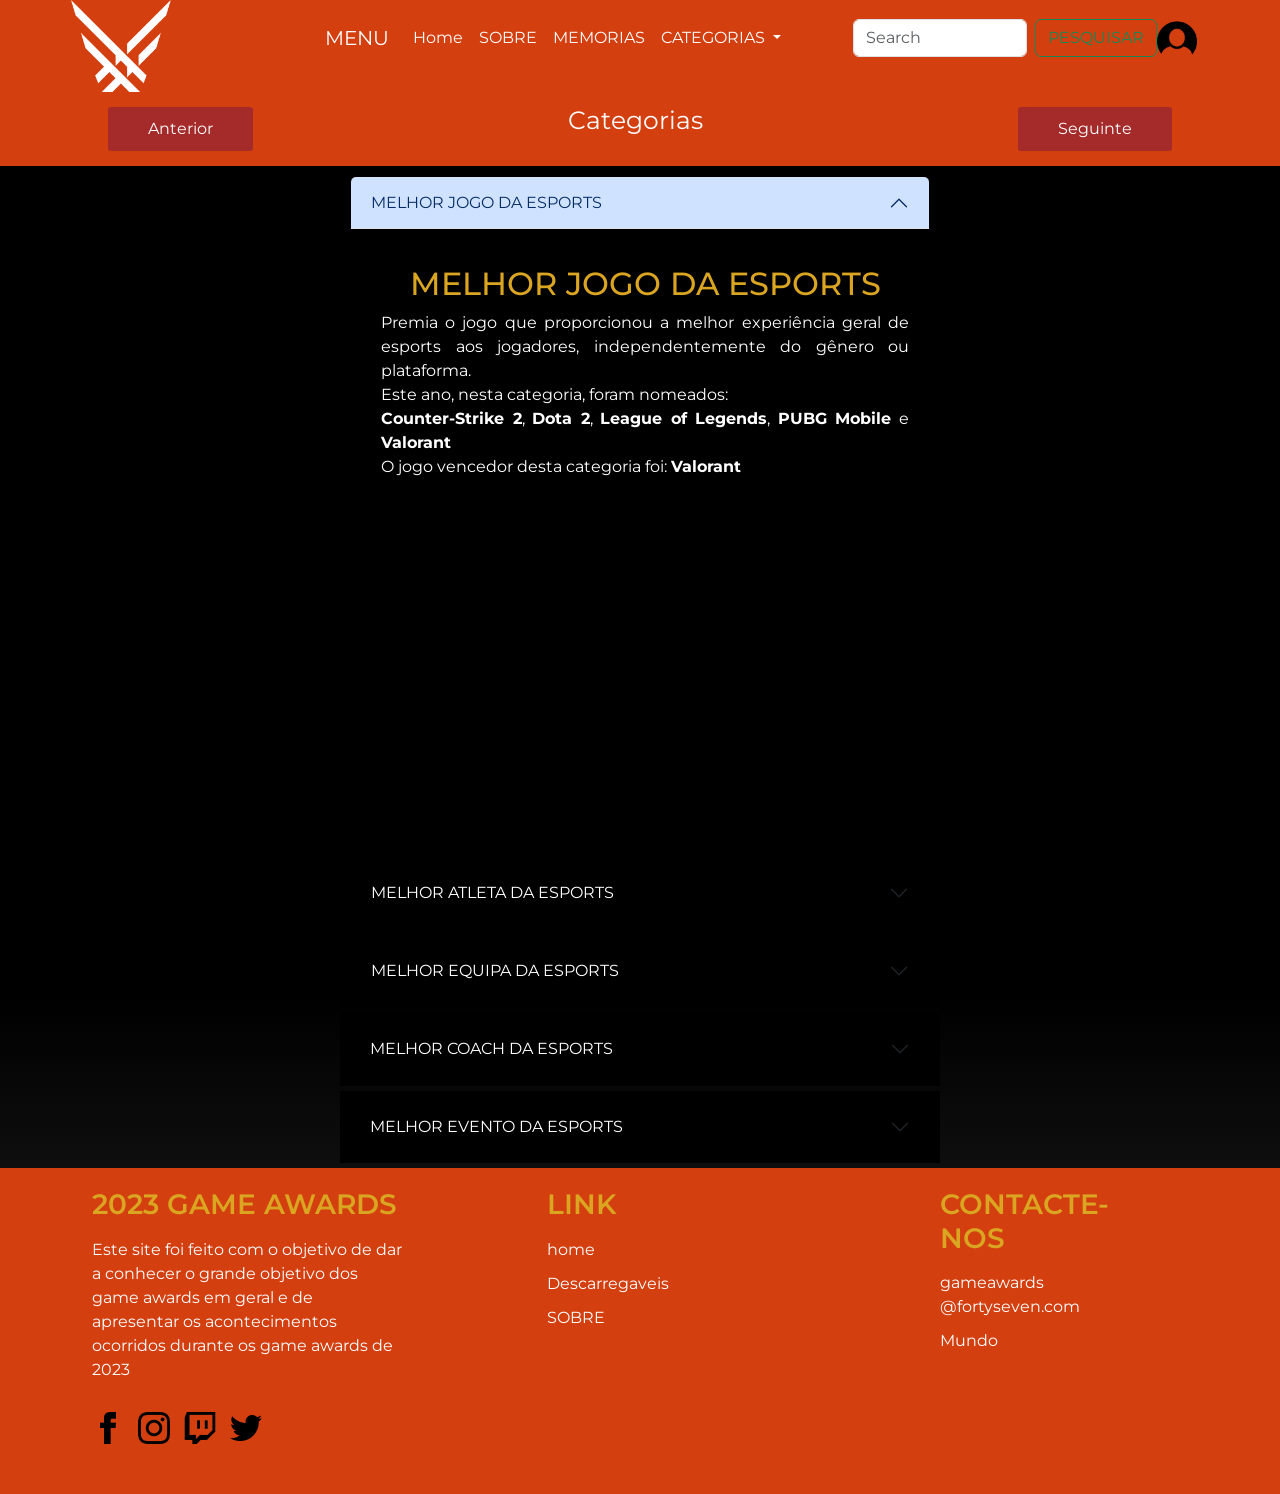
<file: The_game_awards_costume_website/trabalho_grupo_ti_final/categorias_p2.html>
<!DOCTYPE html>
<html lang="pt">
    <head>
        <meta charset="UTF-8">
        <meta name="viewport" content="width=device-width,initial-scale=1.0">
        <link href="https://cdn.jsdelivr.net/npm/bootstrap@5.3.2/dist/css/bootstrap.min.css" rel="stylesheet" integrity="sha384-T3c6CoIi6uLrA9TneNEoa7RxnatzjcDSCmG1MXxSR1GAsXEV/Dwwykc2MPK8M2HN" crossorigin="anonymous">
        <link rel="stylesheet"  href="css/estilos.css" href="https://fonts.google.com/specimen/Rubik+Distressed">
        <link rel="preconnect" href="https://fonts.gstatic.com">
        <link href="https://fonts.googleapis.com/css2?family=Montserrat:wght@400&display=swap" rel="stylesheet">
        <link rel="icon" href="imagens/TGA_SYMBOLG.ico" type="image/x-icon">
        <title>2023 Game Awards</title>
    </head>
    <body>
        <nav>
          <a href="video.html">
            <img src="imagens/TGA_SYMBOL.png" alt="Gama Awards" width="100px"></a>
            <ul>
              <div class="menu">
                <nav class="navbar navbar-expand-lg bg-body-ter">
                  <div class="container-fluid">
                    <a class="navbar-brand" href="#">MENU</a>
                    <button class="navbar-toggler" type="button" data-bs-toggle="collapse" data-bs-target="#navbarSupportedContent" aria-controls="navbarSupportedContent" aria-expanded="false" aria-label="Toggle navigation">
                      <span class="navbar-toggler-icon"></span>
                    </button>
                    <div class="collapse navbar-collapse" id="navbarSupportedContent">
                      <ul class="navbar-nav me-auto mb-2 mb-lg-0">
                        <li class="nav-item">
                          <a class="nav-link " aria-current="page" href="index.html">Home</a>
                        </li>
                        <li class="nav-item">
                          <a class="nav-link" href="sobre1.html">SOBRE</a>
                        </li>
                        <li class="nav-item">
                          <a class="nav-link" href="eventos_passados.html">MEMORIAS</a>
                        </li>
                        <li class="nav-item dropdown">
                          <a class="nav-link dropdown-toggle" href="#" role="button" data-bs-toggle="dropdown" aria-expanded="false">
                            CATEGORIAS
                          </a>
                          <ul class="dropdown-menu">
                            <li><a class="dropdown-item" href="categorias.html">CATEGORIAS1</a></li>
                            <li><a class="dropdown-item" href="cat.html">CATEGORIAS2</a></li>
                            <li><a class="dropdown-item" href="categorias_p1.html">CATEGORIAS3</a></li>
                            <li><a class="dropdown-item" href="categorias_p2.html">CATEGORIAS4</a></li>
                            <li><a class="dropdown-item" href="categorias_p3.html">CATEGORIAS5</a></li>
                            <li><hr class="dropdown-divider"></li>
                            <li><a class="dropdown-item" href="vencedores.html">VENCEDOR GOTY</a></li>
                          </ul>
                        </li>
                        <li class="nav-item">
                          <a class="nav-link disabled" aria-disabled="true"></a>
                        </li>
                      </ul>
                      <form class="d-flex" role="search">
                        <input class="form-control me-2" type="search" placeholder="Search" aria-label="Search">
                        <button class="btn btn-outline-success" type="submit">PESQUISAR</button>
                      </form>
                      <span class="navbar-text">
                        <div class="transparent">
                          <a href="pagina_login.html">
                       <img src="imagens/icon do login.png" width="40px" height="40px" alt="icon login"></a>
                        </div>
                      </span>
                    </div>
                  </div>
                </nav>
                </div>
              </ul>
          </nav>
          <nav>
            </ul>
        </nav>
        <nav>
            <div class="link1">
              <a href="categorias_p1.html" class="botao">Anterior</a>
            </div>
            <div>
              <p class="caixa">Categorias</p>
            </div>
            <div class="link1">
              <a href="categorias_p3.html" class="botao">Seguinte</a>
            </div>
        </nav>
        <div class="accordion" id="accordionExample">
          <div class="accordion-item">
            <h2 class="accordion-header">
              <button class="accordion-button" type="button" data-bs-toggle="collapse" data-bs-target="#collapseOne" aria-expanded="true" aria-controls="collapseOne">
                MELHOR JOGO DA ESPORTS
              </button>
            </h2>
            <div id="collapseOne" class="accordion-collapse collapse show" data-bs-parent="#accordionExample">
              <div class="accordion-body">
                <section class="video">
                  <h2>MELHOR JOGO DA ESPORTS</h2>
                  <p class="justificar">Premia o jogo que proporcionou a melhor experiência geral de esports aos jogadores, independentemente do gênero ou plataforma.<br>
                    Este ano, nesta categoria, foram nomeados:<br>
                    <strong>Counter-Strike 2</strong>, <strong>Dota 2</strong>, <strong>League of Legends</strong>, <strong>PUBG Mobile</strong> e <strong>Valorant</strong><br>
                    O jogo vencedor desta categoria foi: <strong>Valorant</strong></p>
                  <iframe width="480" height="320" src="https://www.youtube.com/embed/IhhjcB2ZjIM?si=jtXdVjc51uUaNLWz" title="YouTube video player" frameborder="0" allow="accelerometer; autoplay; clipboard-write; encrypted-media; gyroscope; picture-in-picture; web-share" allowfullscreen></iframe>
                </section>
              </div>
            </div>
          </div>
          <div class="accordion-item">
            <h2 class="accordion-header">
              <button class="accordion-button collapsed" type="button" data-bs-toggle="collapse" data-bs-target="#collapseTwo" aria-expanded="false" aria-controls="collapseTwo">
                MELHOR ATLETA DA ESPORTS
              </button>
            </h2>
            <div id="collapseTwo" class="accordion-collapse collapse" data-bs-parent="#accordionExample">
              <div class="accordion-body">
                <section class="video">
                  <h2>MELHOR ATLETA DA ESPORTS</h2>
                  <p class="justificar">Premia o atleta de esports considerado o mais destacado em desempenho e conduta em 2023, independentemente do jogo.<br>
                    Este ano, nesta categoria, foram nomeados:<br>
                    <strong>Lee "FAKER" Sang-Hyeok</strong>, <strong>Mathieu "ZYWOO" Herbaut</strong>, <strong>Max "DEMON1" Mazanov</strong>, <strong>Paco "HYDRA" Rusiewiez</strong>, <strong>Park "RULER" Jae-Hyuk</strong>, <strong>Phillip "IMPERIALHAL" Dosen</strong><br>
                    O vencedor desta categoria foi: <strong>Lee "FAKER" Sang-Hyeok</strong></p>
                  <img  src="imagens/faker.jpg" alt="faker" width="400px">
                </section>
              </div>
            </div>
          </div>
          <div class="accordion-item">
            <h2 class="accordion-header">
              <button class="accordion-button collapsed" type="button" data-bs-toggle="collapse" data-bs-target="#collapseThree" aria-expanded="false" aria-controls="collapseThree">
                MELHOR EQUIPA DA ESPORTS
              </button>
            </h2>
            <div id="collapseThree" class="accordion-collapse collapse" data-bs-parent="#accordionExample">
              <div class="accordion-body">
                <section class="video">
                  <h2>MELHOR EQUIPA DA ESPORTS</h2>
                  <p class="justificar">Reconhece uma equipe específica de esports considerada a mais destacada em desempenho e conduta em 2023. <br>
                    Este ano, nesta categoria, foram nomeados:<br>
                    <strong>Evil Geniuses</strong>, <strong>Fnatic</strong>, <strong>Gaming Gladiators</strong>, <strong>JD Gaming</strong> e <strong>Team Vitality</strong><br>
                    O vencedor desta categoria foi: <strong>JD Gaming</strong></p>
                  <img src="imagens/jdgaming.jpg" alt="jdgaming" width="400px">
                </section>
              </div>
            </div>
          </div>
        </div>
        <div class="accordion accordion-flush" id="accordionFlushExample">
          <div class="accordion-item">
            <h2 class="accordion-header">
              <button class="accordion-button collapsed" type="button" data-bs-toggle="collapse" data-bs-target="#flush-collapseOne" aria-expanded="false" aria-controls="flush-collapseOne">
                MELHOR COACH DA ESPORTS
              </button>
            </h2>
            <div id="flush-collapseOne" class="accordion-collapse collapse" data-bs-parent="#accordionFlushExample">
              <div class="accordion-body"> 
                <section class="video">
                <h2>MELHOR COACH DA ESPORTS</h2>
                <p class="justificar">Premia o treinador de esports considerado o mais destacado em desempenho e conduta em 2023.<br>
                  Este ano, nesta categoria, foram nomeados:
                  <strong>Christine "POTTER" Chi</strong>, <strong>Danny "ZONIC" Sorensen</strong>, <strong>Jordan "GUNBA" Graham</strong>, <strong>Remy "XTQZZZ" Quoniam</strong> e <strong>Yoon "HOMME" Sung-Young</strong>.
                  O vencedor desta categoria foi: <strong>Christine "POTTER" Chi</strong></p>
                <img src="imagens/christine_potter_chi.jpg" alt="POTTER" width="400px">
              </section>
            </div>
            </div>
          </div>
          <div class="accordion-item">
            <h2 class="accordion-header">
              <button class="accordion-button collapsed" type="button" data-bs-toggle="collapse" data-bs-target="#flush-collapseThree" aria-expanded="false" aria-controls="flush-collapseThree">
                MELHOR EVENTO DA ESPORTS
              </button>
            </h2>
            <div id="flush-collapseThree" class="accordion-collapse collapse" data-bs-parent="#accordionFlushExample">
              <div class="accordion-body">  <section class="video">
                <h2>MELHOR EVENTO DA ESPORTS</h2>
                <p class="justificar">Reconhece um evento que proporcionou uma experiência de classe superior tanto para os participantes quanto para o público que acompanhou a transmissão.<br>
                  Este ano, nesta categoria, foram nomeados:
                  <strong>2023 League of Legends World Championship</strong>, <strong>Blast.tv Paris Major 2023</strong>, <strong>Evo 2023</strong>, <strong>The International Dota 2 Championships 2023</strong>, <strong>Valorant Champions 2023</strong>.
                  O vencedor desta categoria foi: <strong>2023 League of Legends World Championship</strong></p>
                <img src="imagens/worlds_23.jpg" alt="worlds_23" width="400px">
              </section>
            </div>
            </div>
          </div>
        </div>
        <footer class="contain10">
          <div class="centrar">
            <ul>
              <h3>2023 GAME AWARDS</h3>
              <p>Este site foi feito com o objetivo de dar a conhecer o grande objetivo dos game awards em geral e de apresentar os acontecimentos ocorridos durante os game awards de 2023</p>
              <div class="redes_sociais">
                <a href="https://www.facebook.com/thegameawards" target="_blank">
               <img src="imagens/iconmonstr-facebook-1-32.png" alt="logo da x"></a>
               <a href=" https://www.instagram.com/thegameawards/" target="_blank">
               <img src="imagens/iconmonstr-instagram-11-32.png" alt="logo da x"></a>
               <a href=" https://www.twitch.tv/thegameawards" target="_blank">
               <img src="imagens/iconmonstr-twitch-1-32.png" alt="logo da x"></a>
               <a href="https://twitter.com/thegameawards" target="_blank">
               <img src="imagens/iconmonstr-twitter-1-32.png" alt="logo da x"></a>
              </div>
            </ul>
            <div class="mover2">
            <ul>
              <h3>LINK</h3>
              <li><a href="index.html">home</a></li>
              <li><a href="index.html">Descarregaveis</a></li>
              <li><a href="Sobre.html">SOBRE</a> </li>
          </ul>
            </div>
            <div class="mover3">
            <ul>
              <h3>CONTACTE-NOS</h3>
              <li></li>
              <li>gameawards<br>@fortyseven.com</li>
              <li>Mundo</li>
            </ul>
          </div>
          </div>
      </footer>
          <script src="https://cdn.jsdelivr.net/npm/bootstrap@5.3.2/dist/js/bootstrap.bundle.min.js" integrity="sha384-C6RzsynM9kWDrMNeT87bh95OGNyZPhcTNXj1NW7RuBCsyN/o0jlpcV8Qyq46cDfL" crossorigin="anonymous"></script>
      </body>
</html>
</file>
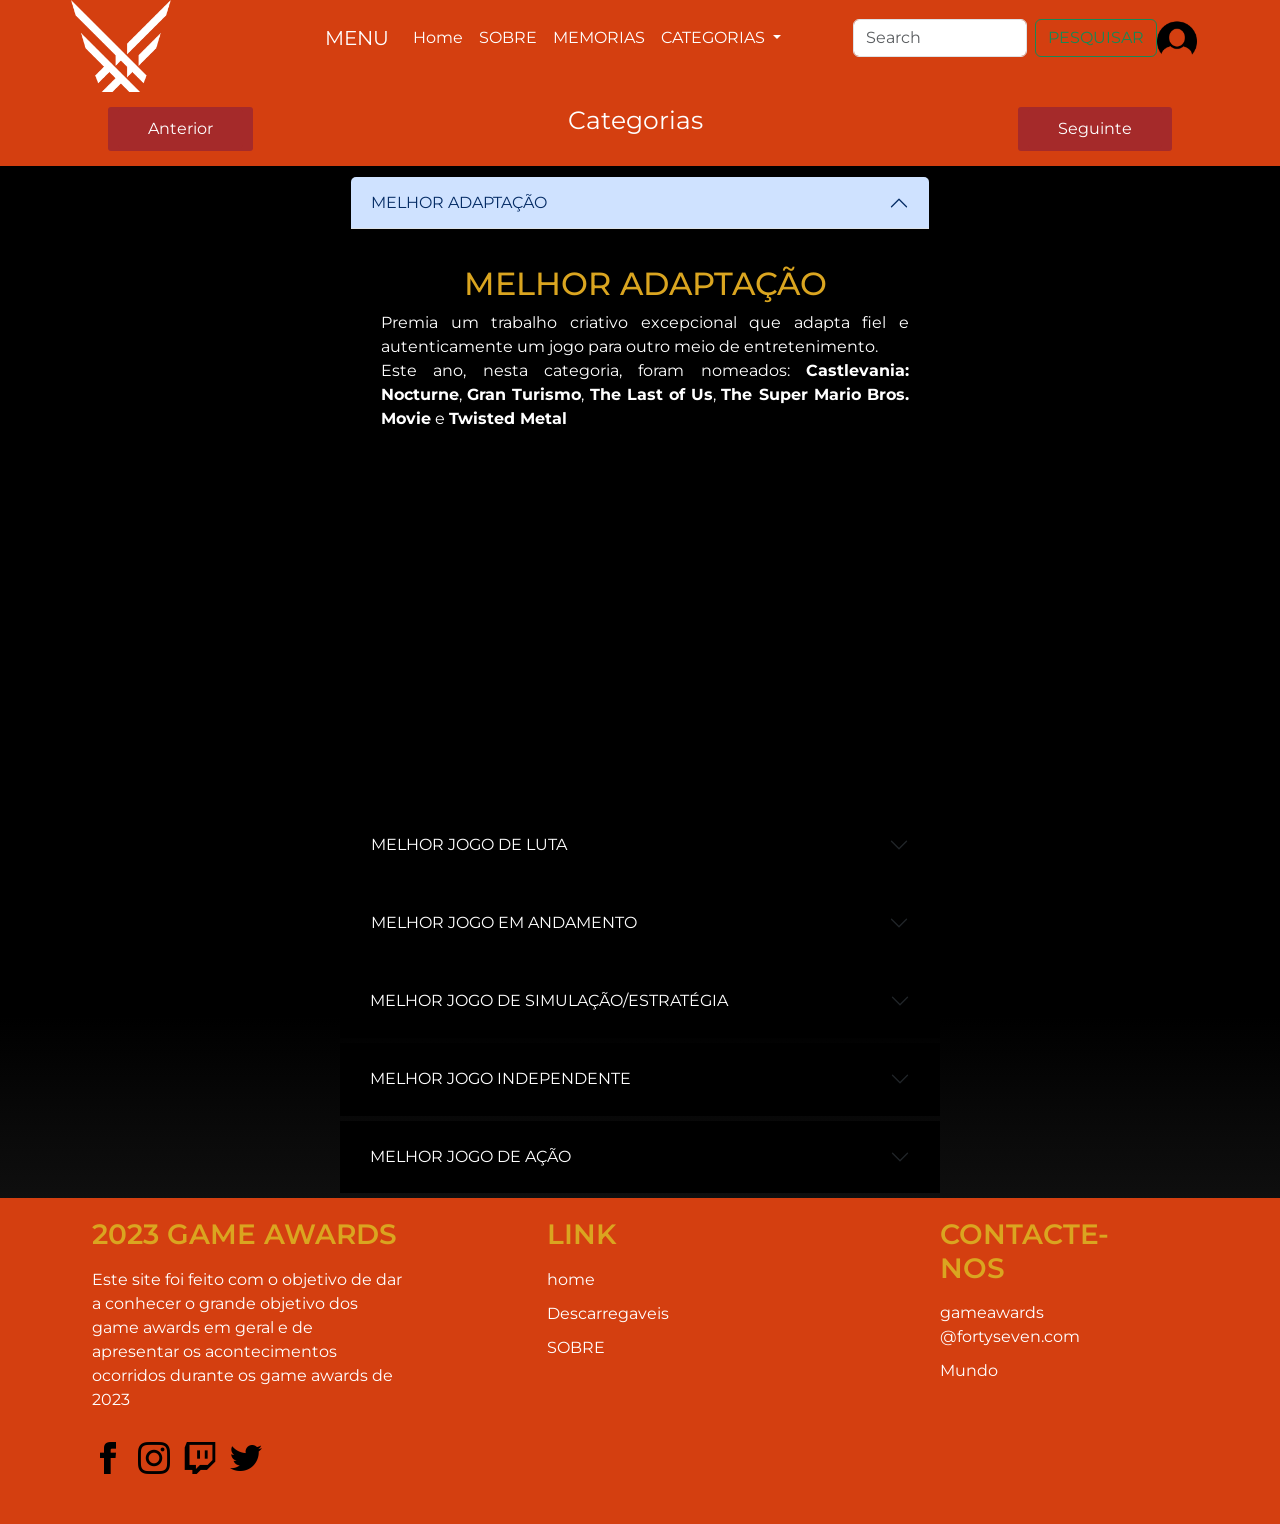
<file: The_game_awards_costume_website/trabalho_grupo_ti_final/categorias_p3.html>
<!DOCTYPE html>
<html lang="pt">
    <head>
        <meta charset="UTF-8">
        <meta name="viewport" content="width=device-width,initial-scale=1.0">
        <link href="https://cdn.jsdelivr.net/npm/bootstrap@5.3.2/dist/css/bootstrap.min.css" rel="stylesheet" integrity="sha384-T3c6CoIi6uLrA9TneNEoa7RxnatzjcDSCmG1MXxSR1GAsXEV/Dwwykc2MPK8M2HN" crossorigin="anonymous">
        <link rel="stylesheet"  href="css/estilos.css" href="https://fonts.google.com/specimen/Rubik+Distressed">
        <link rel="preconnect" href="https://fonts.gstatic.com">
        <link href="https://fonts.googleapis.com/css2?family=Montserrat:wght@400&display=swap" rel="stylesheet">
        <link rel="icon" href="imagens/TGA_SYMBOLG.ico" type="image/x-icon">
        <title>2023 Game Awards</title>
    </head>
    <body>
        <nav>
          <a href="video.html">
            <img src="imagens/TGA_SYMBOL.png" alt="Gama Awards" width="100px"></a>
            <ul>
              <div class="menu">
                <nav class="navbar navbar-expand-lg bg-body-ter">
                  <div class="container-fluid">
                    <a class="navbar-brand" href="#">MENU</a>
                    <button class="navbar-toggler" type="button" data-bs-toggle="collapse" data-bs-target="#navbarSupportedContent" aria-controls="navbarSupportedContent" aria-expanded="false" aria-label="Toggle navigation">
                      <span class="navbar-toggler-icon"></span>
                    </button>
                    <div class="collapse navbar-collapse" id="navbarSupportedContent">
                      <ul class="navbar-nav me-auto mb-2 mb-lg-0">
                        <li class="nav-item">
                          <a class="nav-link " aria-current="page" href="index.html">Home</a>
                        </li>
                        <li class="nav-item">
                          <a class="nav-link" href="sobre1.html">SOBRE</a>
                        </li>
                        <li class="nav-item">
                          <a class="nav-link" href="eventos_passados.html">MEMORIAS</a>
                        </li>
                        <li class="nav-item dropdown">
                          <a class="nav-link dropdown-toggle" href="#" role="button" data-bs-toggle="dropdown" aria-expanded="false">
                            CATEGORIAS
                          </a>
                          <ul class="dropdown-menu">
                            <li><a class="dropdown-item" href="categorias.html">CATEGORIAS1</a></li>
                            <li><a class="dropdown-item" href="cat.html">CATEGORIAS2</a></li>
                            <li><a class="dropdown-item" href="categorias_p1.html">CATEGORIAS3</a></li>
                            <li><a class="dropdown-item" href="categorias_p2.html">CATEGORIAS4</a></li>
                            <li><a class="dropdown-item" href="categorias_p3.html">CATEGORIAS5</a></li>
                            <li><hr class="dropdown-divider"></li>
                            <li><a class="dropdown-item" href="vencedores.html">VENCEDOR GOTY</a></li>
                          </ul>
                        </li>
                        <li class="nav-item">
                          <a class="nav-link disabled" aria-disabled="true"></a>
                        </li>
                      </ul>
                      <form class="d-flex" role="search">
                        <input class="form-control me-2" type="search" placeholder="Search" aria-label="Search">
                        <button class="btn btn-outline-success" type="submit">PESQUISAR</button>
                      </form>
                      <span class="navbar-text">
                        <div class="transparent">
                          <a href="pagina_login.html">
                       <img src="imagens/icon do login.png" width="40px" height="40px" alt="icon login"></a>
                        </div>
                      </span>
                    </div>
                  </div>
                </nav>
                </div>
              </ul>
          </nav>
          <nav>
            </ul>
        </nav>
        <nav>
            <div class="link1">
              <a href="categorias_p2.html" class="botao">Anterior</a>
            </div>
            <div>
              <p class="caixa">Categorias</p>
            </div>
            <div class="link1">
              <a href="vencedores.html" class="botao">Seguinte</a>
            </div>
        </nav>
        <div class="accordion" id="accordionExample">
          <div class="accordion-item">
            <h2 class="accordion-header">
              <button class="accordion-button" type="button" data-bs-toggle="collapse" data-bs-target="#collapseOne" aria-expanded="true" aria-controls="collapseOne">
                MELHOR ADAPTAÇÃO
              </button>
            </h2>
            <div id="collapseOne" class="accordion-collapse collapse show" data-bs-parent="#accordionExample">
              <div class="accordion-body">
                <section class="video">
                  <h2>MELHOR ADAPTAÇÃO</h2>
                  <p class="justificar">Premia um trabalho criativo excepcional que adapta fiel e autenticamente um jogo para outro meio de entretenimento.<br>
                    Este ano, nesta categoria, foram nomeados:
                    <strong>Castlevania: Nocturne</strong>, <strong>Gran Turismo</strong>, <strong>The Last of Us</strong>, <strong>The Super Mario Bros. Movie</strong> e <strong>Twisted Metal</strong></p>
                  <iframe width="480" height="320" src="https://www.youtube.com/embed/uLtkt8BonwM?si=4RV1_pMs64PP4AFi" title="YouTube video player" frameborder="0" allow="accelerometer; autoplay; clipboard-write; encrypted-media; gyroscope; picture-in-picture; web-share" allowfullscreen></iframe>
                </section>
              </div>
            </div>
          </div>
          <div class="accordion-item">
            <h2 class="accordion-header">
              <button class="accordion-button collapsed" type="button" data-bs-toggle="collapse" data-bs-target="#collapseTwo" aria-expanded="false" aria-controls="collapseTwo">
                MELHOR JOGO DE LUTA
              </button>
            </h2>
            <div id="collapseTwo" class="accordion-collapse collapse" data-bs-parent="#accordionExample">
              <div class="accordion-body">
                <section class="video">
                  <h2>MELHOR JOGO DE LUTA</h2>
                  <p class="justificar">Premia o melhor jogo concebido principalmente para combates um contra um.<br>
                    Este ano, nesta categoria, foram nomeados:
                    <strong>God of Rock</strong>, <strong>Mortal Kombat 1</strong>, <strong>Nickelodeon All-Star Brawl 2</strong>, <strong>Pocket Bravery</strong> e <strong>Street Fighter 6</strong></p>
                  <iframe width="480" height="320" src="https://www.youtube.com/embed/1INU3FOJsTw?si=y-O7r-6-Sx9jmR3h" title="YouTube video player" frameborder="0" allow="accelerometer; autoplay; clipboard-write; encrypted-media; gyroscope; picture-in-picture; web-share" allowfullscreen></iframe>
                </section>
              </div>
            </div>
          </div>
          <div class="accordion-item">
            <h2 class="accordion-header">
              <button class="accordion-button collapsed" type="button" data-bs-toggle="collapse" data-bs-target="#collapseThree" aria-expanded="false" aria-controls="collapseThree">
                MELHOR JOGO EM ANDAMENTO
              </button>
            </h2>
            <div id="collapseThree" class="accordion-collapse collapse" data-bs-parent="#accordionExample">
              <div class="accordion-body">
                <section class="video">
                  <h2>MELHOR JOGO EM ANDAMENTO</h2>
                  <p class="justificar">Destaca jogos que continuam a evoluir e prosperar mesmo após o seu lançamento inicial. <br>
                    Este ano, nesta categoria, foram nomeados:<br>
                    <strong>Apex Legends</strong>, <strong>Cyberpunk 2077</strong>, <strong>Final Fantasy XIV</strong>, <strong>Fortnite</strong> e <strong>Genshin Impact</strong><br>
                    O jogo vencedor desta categoria foi: <strong>Cyberpunk 2077</strong></p>
                  <iframe width="480" height="320" src="https://www.youtube.com/embed/kfX9n_G0N2Y?si=veN3291K1LLs4uK0" title="YouTube video player" frameborder="0" allow="accelerometer; autoplay; clipboard-write; encrypted-media; gyroscope; picture-in-picture; web-share" allowfullscreen></iframe>
                </section>
              </div>
            </div>
          </div>
        </div>
        <div class="accordion accordion-flush" id="accordionFlushExample">
          <div class="accordion-item">
            <h2 class="accordion-header">
              <button class="accordion-button collapsed" type="button" data-bs-toggle="collapse" data-bs-target="#flush-collapseOne" aria-expanded="false" aria-controls="flush-collapseOne">
                MELHOR JOGO DE SIMULAÇÃO/ESTRATÉGIA
              </button>
            </h2>
            <div id="flush-collapseOne" class="accordion-collapse collapse" data-bs-parent="#accordionFlushExample">
              <div class="accordion-body">
                <section class="video">
                <h2>MELHOR JOGO DE SIMULAÇÃO/ESTRATÉGIA</h2>
                <p class="justificar">Reconhece jogos que se destacam em oferecer uma experiência excepcional de simulação ou estratégia.<br>
                  Este ano, nesta categoria, foram nomeados:
                  <strong>Advance Wars 1+2: Re-boot Camp</strong>, <strong>Cities: Skylines II</strong>, <strong>Company of Heroes 3</strong>, <strong>Fire Emblem Engage</strong> e <strong>Pikmin 4</strong>.
                  O jogo vencedor desta categoria foi: <strong>Pikmin 4</strong></p>
                <iframe width="480" height="320" src="https://www.youtube.com/embed/RPiT-s4i0rw?si=-xhYBIfSo8jaEp80" title="YouTube video player" frameborder="0" allow="accelerometer; autoplay; clipboard-write; encrypted-media; gyroscope; picture-in-picture; web-share" allowfullscreen></iframe>
              </section>
            </div>
            </div>
          </div>
          <div class="accordion-item">
            <h2 class="accordion-header">
              <button class="accordion-button collapsed" type="button" data-bs-toggle="collapse" data-bs-target="#flush-collapseTwo" aria-expanded="false" aria-controls="flush-collapseTwo">
                MELHOR JOGO INDEPENDENTE
              </button>
            </h2>
            <div id="flush-collapseTwo" class="accordion-collapse collapse" data-bs-parent="#accordionFlushExample">
              <div class="accordion-body"><section class="video">
                <h2>MELHOR JOGO INDEPENDENTE</h2>
                <p class="justificar">Reconhece jogos desenvolvidos por estúdios independentes, muitas vezes com orçamentos menores em comparação com os grandes estúdios de jogos.<br>
                  Este ano, nesta categoria, foram nomeados:
                  <strong>Cocoon</strong>, <strong>Dave The Diver</strong>, <strong>Dredge</strong>, <strong>Sea of Stars</strong> e <strong>Viewfinder</strong>.
                  O jogo vencedor desta categoria foi: <strong>Sea of Stars</strong></p>
                <iframe width="480" height="320" src="https://www.youtube.com/embed/iJL0-lDuJn8?si=qpbGFC0rArKqOw5M" title="YouTube video player" frameborder="0" allow="accelerometer; autoplay; clipboard-write; encrypted-media; gyroscope; picture-in-picture; web-share" allowfullscreen></iframe>
              </section>
            </div>
            </div>
          </div>
          <div class="accordion-item">
            <h2 class="accordion-header">
              <button class="accordion-button collapsed" type="button" data-bs-toggle="collapse" data-bs-target="#flush-collapseThree" aria-expanded="false" aria-controls="flush-collapseThree">
                MELHOR JOGO DE AÇÃO
              </button>
            </h2>
            <div id="flush-collapseThree" class="accordion-collapse collapse" data-bs-parent="#accordionFlushExample">
              <div class="accordion-body">  <section class="video">
                <h2>MELHOR JOGO DE AÇÃO</h2>
                <p class="justificar">Destaca jogos que oferecem a melhor experiência de ação, incluindo elementos como combate e movimentação.<br>
                  Este ano, nesta categoria, foram nomeados:
                  <strong>Armored Core VI: Fires of Rubicon</strong>, <strong>Dead Island 2</strong>, <strong>Ghostrunner 2</strong>, <strong>Hi-Fi Rush</strong> e <strong>Remnant 2</strong>.
                  O jogo vencedor desta categoria foi: <strong>Armored Core VI: Fires of Rubicon</strong></p>
                <iframe width="480" height="320" src="https://www.youtube.com/embed/Vs2piSWfofQ?si=4oRaoiNvsjcCq0II" title="YouTube video player" frameborder="0" allow="accelerometer; autoplay; clipboard-write; encrypted-media; gyroscope; picture-in-picture; web-share" allowfullscreen></iframe>
              </section>
            </div>
            </div>
          </div>
        </div>
        <footer class="contain10">
          <div class="centrar">
            <ul>
              <h3>2023 GAME AWARDS</h3>
              <p>Este site foi feito com o objetivo de dar a conhecer o grande objetivo dos game awards em geral e de apresentar os acontecimentos ocorridos durante os game awards de 2023</p>
              <div class="redes_sociais">
                <a href="https://www.facebook.com/thegameawards" target="_blank">
               <img src="imagens/iconmonstr-facebook-1-32.png" alt="logo da x"></a>
               <a href=" https://www.instagram.com/thegameawards/" target="_blank">
               <img src="imagens/iconmonstr-instagram-11-32.png" alt="logo da x"></a>
               <a href=" https://www.twitch.tv/thegameawards" target="_blank">
               <img src="imagens/iconmonstr-twitch-1-32.png" alt="logo da x"></a>
               <a href="https://twitter.com/thegameawards" target="_blank">
               <img src="imagens/iconmonstr-twitter-1-32.png" alt="logo da x"></a>
              </div>
            </ul>
            <div class="mover2">
            <ul>
              <h3>LINK</h3>
              <li><a href="index.html">home</a></li>
              <li><a href="#">Descarregaveis</a></li>
              <li><a href="Sobre.html">SOBRE</a> </li>
          </ul>
            </div>
            <div class="mover3">
            <ul>
              <h3>CONTACTE-NOS</h3>
              <li></li>
              <li>gameawards<br>@fortyseven.com</li>
              <li>Mundo</li>
            </ul>
          </div>
          </div>
      </footer>
          <script src="https://cdn.jsdelivr.net/npm/bootstrap@5.3.2/dist/js/bootstrap.bundle.min.js" integrity="sha384-C6RzsynM9kWDrMNeT87bh95OGNyZPhcTNXj1NW7RuBCsyN/o0jlpcV8Qyq46cDfL" crossorigin="anonymous"></script>
      </body>
</html>
</file>
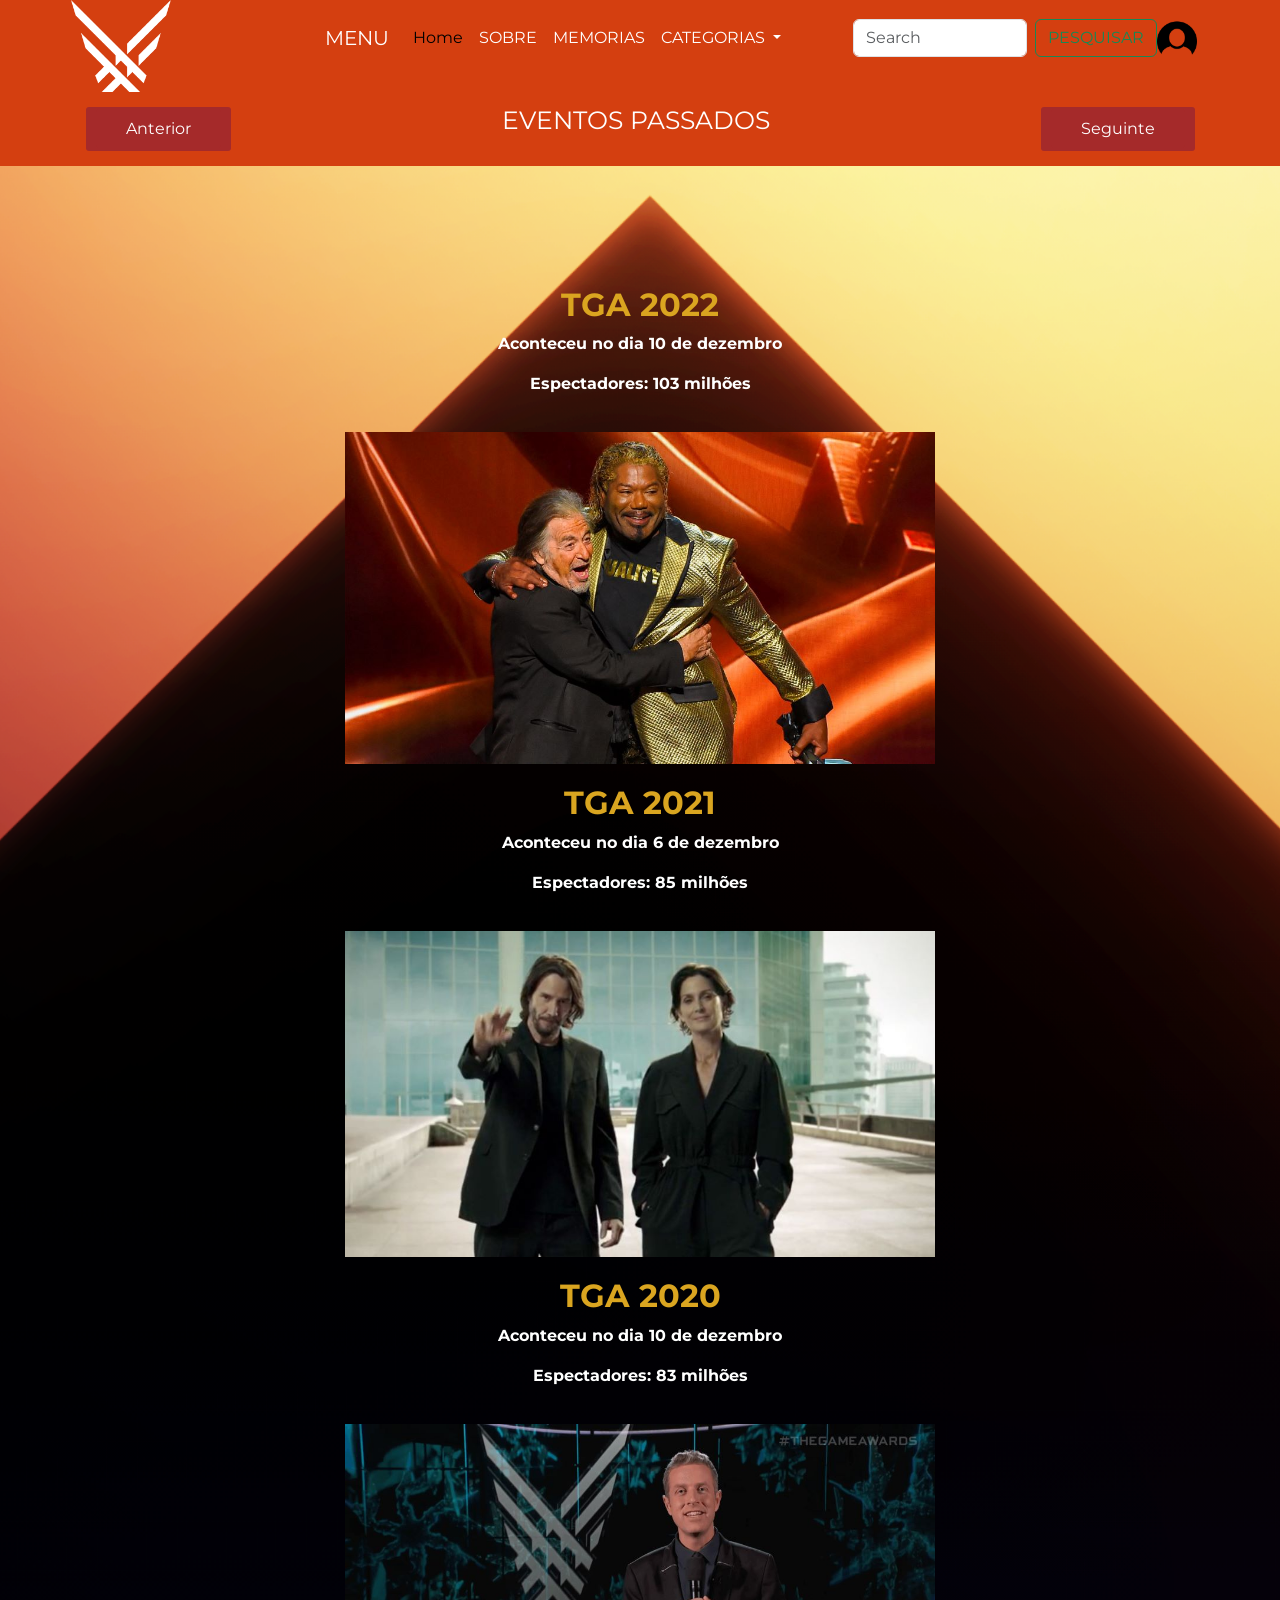
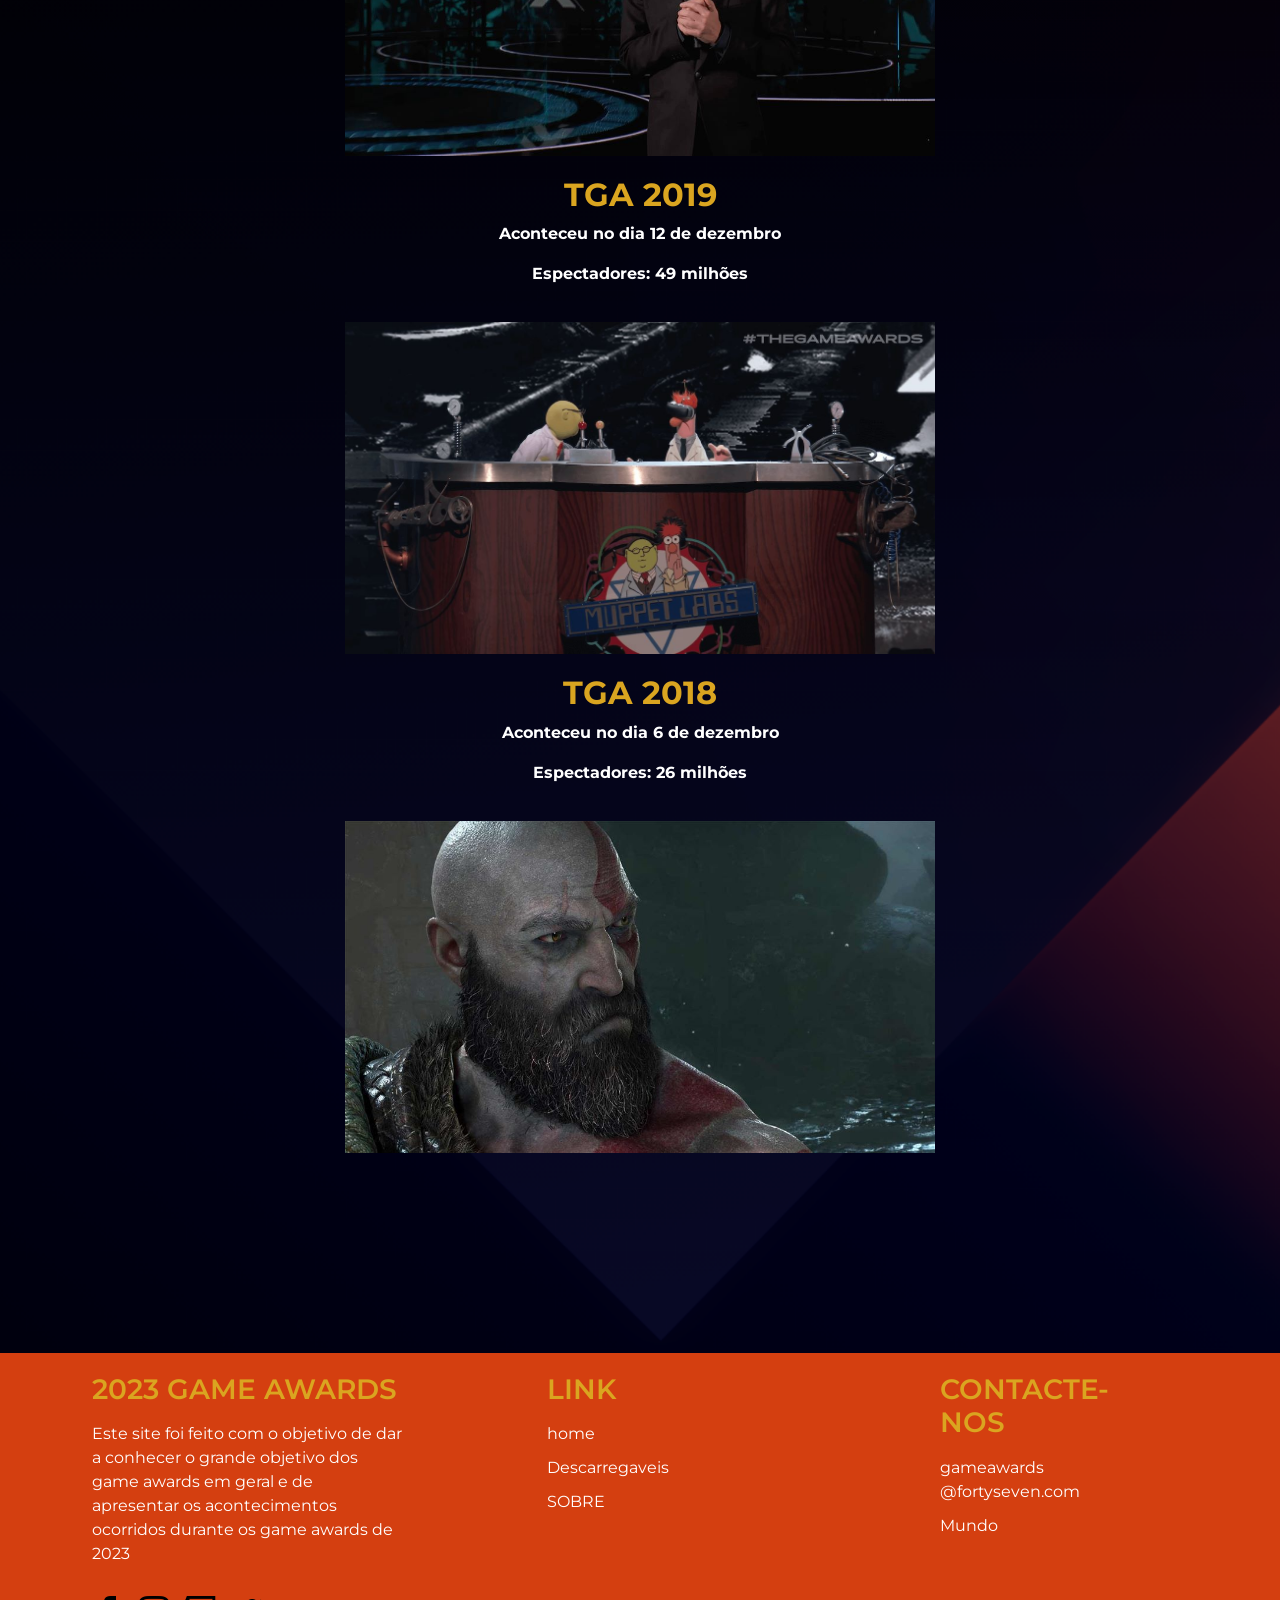
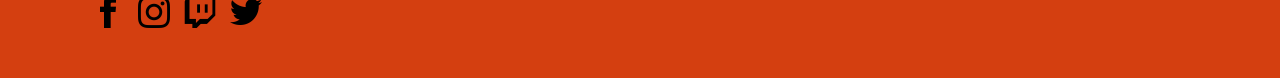
<file: The_game_awards_costume_website/trabalho_grupo_ti_final/eventos_passados.html>
<!DOCTYPE html>
<html lang="pt">
    <head>
        <meta charset="UTF-8">
        <meta name="viewport" content="width=device-width,initial-scale=1.0">
        <link href="https://cdn.jsdelivr.net/npm/bootstrap@5.3.2/dist/css/bootstrap.min.css" rel="stylesheet" integrity="sha384-T3c6CoIi6uLrA9TneNEoa7RxnatzjcDSCmG1MXxSR1GAsXEV/Dwwykc2MPK8M2HN" crossorigin="anonymous">
        <link rel="stylesheet"  href="css/estilos.css" href="https://fonts.google.com/specimen/Rubik+Distressed">
        <link rel="preconnect" href="https://fonts.gstatic.com">
        <link href="https://fonts.googleapis.com/css2?family=Montserrat:wght@400&display=swap" rel="stylesheet">
        <link rel="icon" href="imagens/TGA_SYMBOLG.ico" type="image/x-icon">
        <title>2023 Game Awards</title>
    </head>
    <body>
        <nav>
            <a href="video.html">
            <img src="imagens/TGA_SYMBOL.png" alt="Gama Awards" width="100px"></a>
            <ul>
              <div class="menu">
                <nav class="navbar navbar-expand-lg bg-body-ter">
                  <div class="container-fluid">
                    <a class="navbar-brand" href="#">MENU</a>
                    <button class="navbar-toggler" type="button" data-bs-toggle="collapse" data-bs-target="#navbarSupportedContent" aria-controls="navbarSupportedContent" aria-expanded="false" aria-label="Toggle navigation">
                      <span class="navbar-toggler-icon"></span>
                    </button>
                    <div class="collapse navbar-collapse" id="navbarSupportedContent">
                      <ul class="navbar-nav me-auto mb-2 mb-lg-0">
                        <li class="nav-item">
                          <a class="nav-link active" aria-current="page" href="index.html">Home</a>
                        </li>
                        <li class="nav-item">
                          <a class="nav-link" href="sobre1.html">SOBRE</a>
                        </li>
                        <li class="nav-item">
                          <a class="nav-link" href="eventos_passados.html">MEMORIAS</a>
                        </li>
                        <li class="nav-item dropdown">
                          <a class="nav-link dropdown-toggle" href="#" role="button" data-bs-toggle="dropdown" aria-expanded="false">
                            CATEGORIAS
                          </a>
                          <ul class="dropdown-menu">
                            <li><a class="dropdown-item" href="categorias.html">CATEGORIAS1</a></li>
                            <li><a class="dropdown-item" href="cat.html">CATEGORIAS2</a></li>
                            <li><a class="dropdown-item" href="categorias_p1.html">CATEGORIAS3</a></li>
                            <li><a class="dropdown-item" href="categorias_p2.html">CATEGORIAS4</a></li>
                            <li><a class="dropdown-item" href="categorias_p3.html">CATEGORIAS5</a></li>
                            <li><hr class="dropdown-divider"></li>
                            <li><a class="dropdown-item" href="vencedores.html">VENCEDOR GOTY</a></li>
                          </ul>
                        </li>
                        <li class="nav-item">
                          <a class="nav-link disabled" aria-disabled="true"></a>
                        </li>
                      </ul>
                      <form class="d-flex" role="search">
                        <input class="form-control me-2" type="search" placeholder="Search" aria-label="Search">
                        <button class="btn btn-outline-success" type="submit">PESQUISAR</button>
                      </form>
                      <span class="navbar-text">
                        <div class="transparent">
                          <a href="pagina_login.html">
                       <img src="imagens/icon do login.png" width="40px" height="40px" alt="icon login"></a>
                        </div>
                      </span>
                    </div>
                  </div>
                </nav>
                </div>
              </ul>
          </nav>
          <nav>
            </ul>
        </nav>
        <nav>
        <div class="link1">
            <a href="sobre1.html" class="botao">Anterior</a>
          </div>
          <div>
            <p class="caixa">EVENTOS PASSADOS</p>
          </div>
          <div class="link1">
            <a href="categorias.html" class="botao">Seguinte</a>
          </div>
        </nav>
        <section class="passado">
            <h2><strong>TGA 2022</strong></h2>
            <p><strong>Aconteceu no dia 10 de dezembro</strong></p>
            <p><strong>Espectadores: 103 milhões</strong></p>
            <a href="https://www.youtube.com/live/vl9yakt_5tc?si=hol6J905qdh2_KjX" target="_blank">
            <img src="imagens/tga22_rewind_judge.jpg "  width="600px" alt="imagem dos game awards 2022"></a>
            <h2><strong>TGA 2021</strong></h2>
            <p><strong>Aconteceu no dia 6 de dezembro</strong></p>
            <p><strong>Espectadores: 85 milhões</strong></p>
            <a href="https://www.youtube.com/live/OS4m2O3V93o?si=unjkZtZpFyh_9iIG" target="_blank">
            <img src="imagens/TGA 2021.jpg" width="600px" alt="imagem dos game awards 2021"></a>
            <h2><strong>TGA 2020</strong></h2>
            <p><strong>Aconteceu no dia 10 de dezembro</strong></p>
            <p><strong>Espectadores: 83 milhões</strong></p>
            <a href="https://www.youtube.com/live/zWz6v-UAs8Q?si=zHwbg-1vtqfyBq80" target="_blank">
            <img src="imagens/TGa 2020.jpg " width="600px" alt="imagem dos game awards 2020"></a>
            <h2><strong>TGA 2019</strong></h2>
            <p><strong>Aconteceu no dia 12 de dezembro</strong></p>
            <p><strong>Espectadores: 49 milhões</strong></p>
            <a href="https://www.youtube.com/live/jxAihuiYxuU?si=eazx3gjWeGuSXte1" target="_blank">
            <img src="imagens/TGA 2019.jpg" width="600px" alt="imagem dos game awards 2019"></a>
            <h2><strong>TGA 2018</strong></h2>
            <p><strong>Aconteceu no dia 6 de dezembro</strong></p>
            <p><strong>Espectadores: 26 milhões</strong></p>
            <a href="https://www.youtube.com/live/SHt3FyE-VIQ?si=drxhHnmkHcS68YRJ" target="_blank">
            <img src="imagens/TGA 2018.jpg" width="600px" alt="imagem dos game awards 2018"></a>
        </section>
        <footer class="contain10">
            <div class="centrar">
              <ul>
                <h3>2023 GAME AWARDS</h3>
                <p>Este site foi feito com o objetivo de dar a conhecer o grande objetivo dos game awards em geral e de apresentar os acontecimentos ocorridos durante os game awards de 2023</p>
                <div class="redes_sociais">
                  <a href="https://www.facebook.com/thegameawards" target="_blank">
                 <img src="imagens/iconmonstr-facebook-1-32.png" alt="logo da x"></a>
                 <a href=" https://www.instagram.com/thegameawards/" target="_blank">
                 <img src="imagens/iconmonstr-instagram-11-32.png" alt="logo da x"></a>
                 <a href=" https://www.twitch.tv/thegameawards" target="_blank">
                 <img src="imagens/iconmonstr-twitch-1-32.png" alt="logo da x"></a>
                 <a href="https://twitter.com/thegameawards" target="_blank">
                 <img src="imagens/iconmonstr-twitter-1-32.png" alt="logo da x"></a>
                </div>
              </ul>
              <div class="mover2">
              <ul>
                <h3>LINK</h3>
                <li><a href="index.html">home</a></li>
                <li><a href="index.html">Descarregaveis</a></li>
                <li><a href="Sobre.html">SOBRE</a> </li>
            </ul>
              </div>
              <div class="mover3">
              <ul>
                <h3>CONTACTE-NOS</h3>
                <li></li>
                <li>gameawards<br>@fortyseven.com</li>
                <li>Mundo</li>
              </ul>
            </div>
            </div>
        </footer>
  <script src="https://cdn.jsdelivr.net/npm/bootstrap@5.3.2/dist/js/bootstrap.bundle.min.js" integrity="sha384-C6RzsynM9kWDrMNeT87bh95OGNyZPhcTNXj1NW7RuBCsyN/o0jlpcV8Qyq46cDfL" crossorigin="anonymous"></script>
</file>
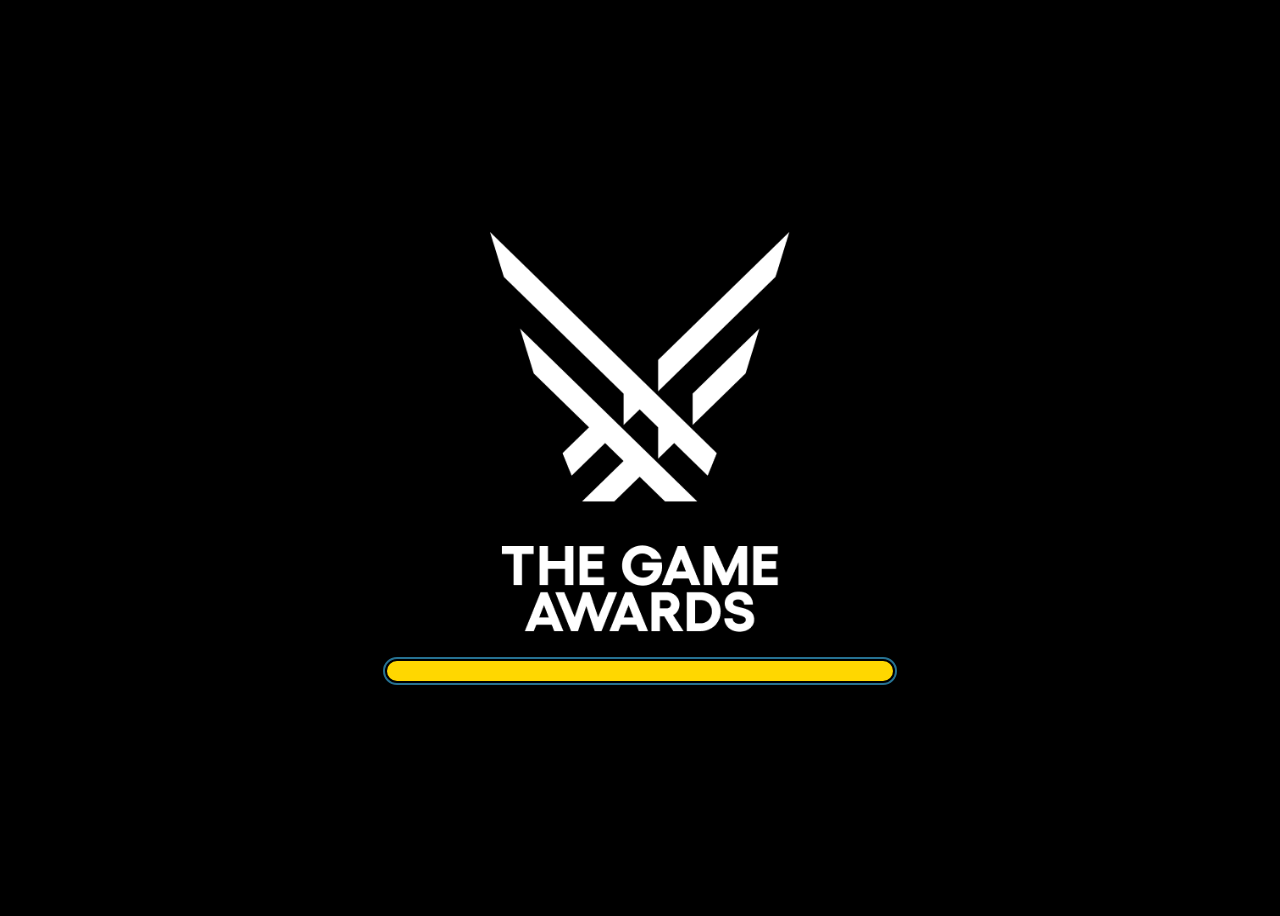
<file: The_game_awards_costume_website/trabalho_grupo_ti_final/loading.html>
<html lang="pt">
    <head>
        <meta charset="UTF-8">
        <meta name="viewport" content="width=device-width,initial-scale=1.0">
        <meta http-equiv="X-UA-Compatible" content="IE=edge">

        <link rel="stylesheet" href="css/estilos1.css">
        <link rel="icon" href="imagens/TGA_SYMBOLG.ico" type="image/x-icon">
        <title>loading page</title>
    </head>
    <body class="ll">
       <div class="ctn">
        <div class="tex">
            <img src="imagens/TGA_VERTICAL_LOGOTYPE.png" width="300px" height="400px" alt="logotipo game awards">
        </div>
        <div class="carregar">
            <div class="line-box1">
                <div class="line1">

                </div>
            </div>
        </div>    
       </div>
       <script>
        setTimeout(function() {
            window.location.href = "index.html";
        }, 7000);
        </script>
    </body>
</html>
</file>
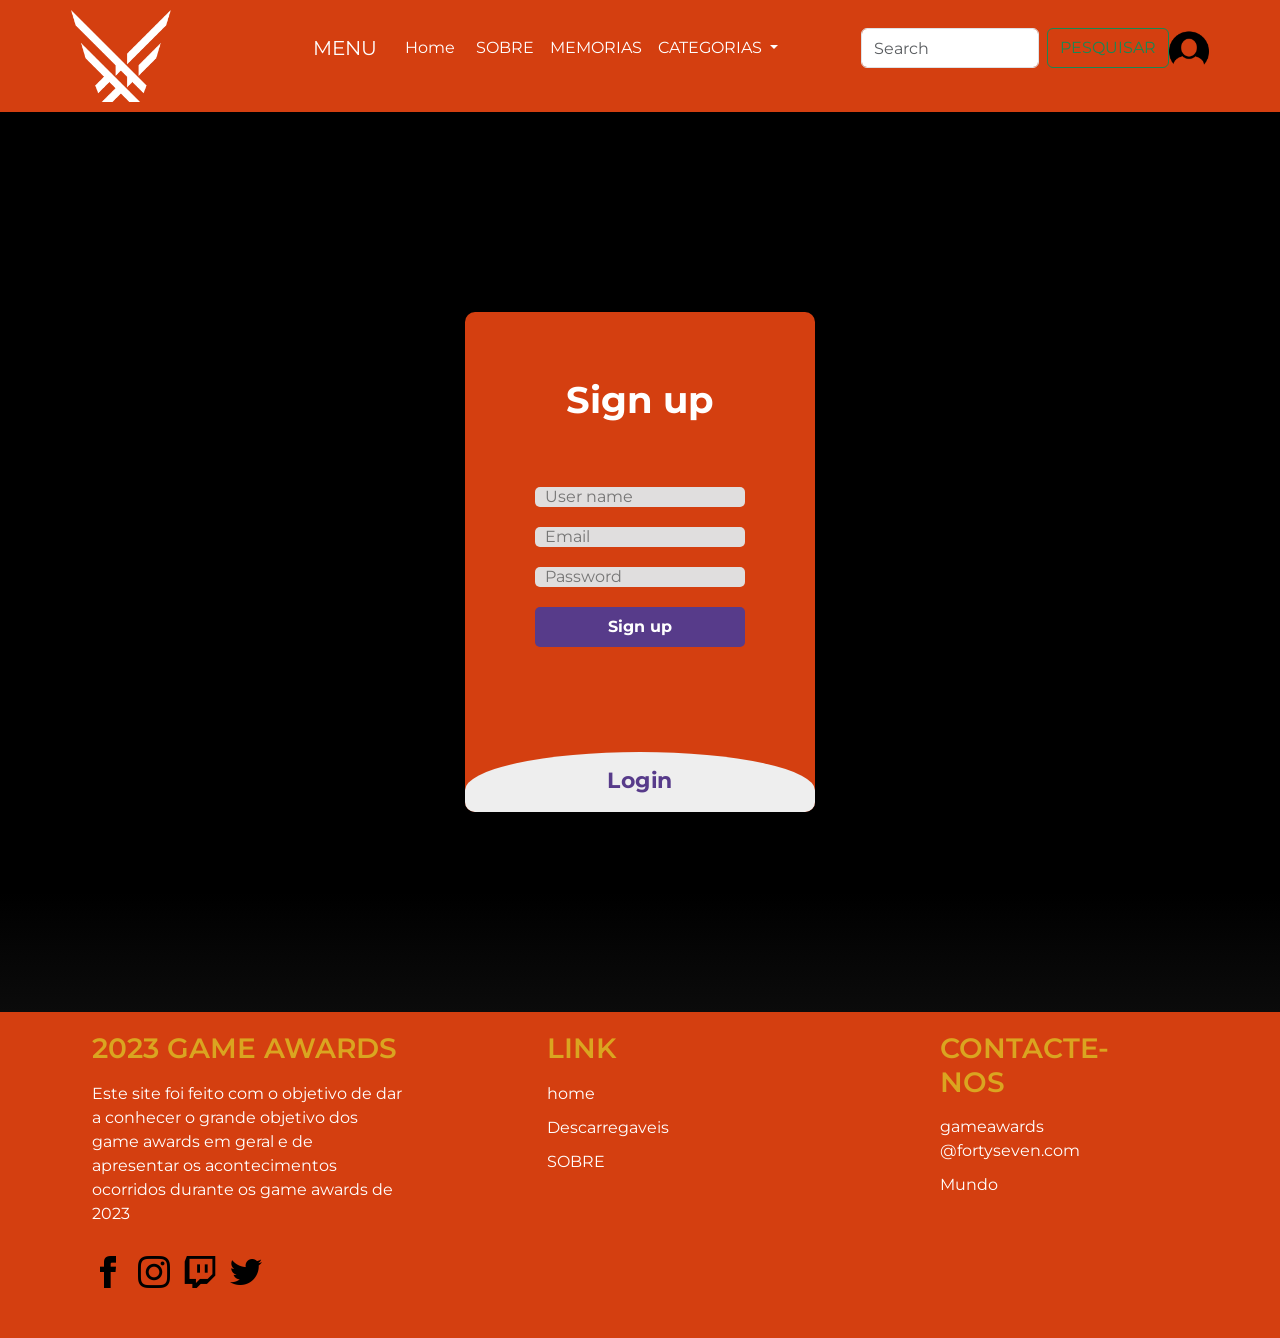
<file: The_game_awards_costume_website/trabalho_grupo_ti_final/pagina_login.html>
<!DOCTYPE html>
<html lang="pt">
    <head>
        <meta charset="UTF-8">
        <meta name="viewport" content="width=device-width,initial-scale=1.0">
        <link href="https://cdn.jsdelivr.net/npm/bootstrap@5.3.2/dist/css/bootstrap.min.css" rel="stylesheet" integrity="sha384-T3c6CoIi6uLrA9TneNEoa7RxnatzjcDSCmG1MXxSR1GAsXEV/Dwwykc2MPK8M2HN" crossorigin="anonymous">
        <link rel="stylesheet"  href="css/estilos2.css" href="https://fonts.google.com/specimen/Rubik+Distressed">
        <link rel="stylesheet"  href="css/estilos.css" href="https://fonts.google.com/specimen/Rubik+Distressed">
        <link rel="preconnect" href="https://fonts.gstatic.com">
        <link href="https://fonts.googleapis.com/css2?family=Montserrat:wght@400&display=swap" rel="stylesheet">
        <link rel="icon" href="imagens/TGA_SYMBOLG.ico" type="image/x-icon">
        <title>2023 Game Awards</title>
    </head>
    <body>

    <nav>
        <a href="video.html">
            <img src="imagens/TGA_SYMBOL.png" alt="Gama Awards" width="100px"></a>
        <ul>
            <div class="menu">
                <nav class="navbar navbar-expand-lg bg-body-ter">
                    <div style="display: flex;flex-wrap: nowrap;align-items: center;justify-content: center;">
                        <a class="navbar-brand" href="#">MENU</a>
                        <button class="navbar-toggler" type="button" data-bs-toggle="collapse" data-bs-target="#navbarSupportedContent" aria-controls="navbarSupportedContent" aria-expanded="false" aria-label="Toggle navigation">
                            <span class="navbar-toggler-icon"></span>
                        </button>
                        <div class="collapse navbar-collapse" id="navbarSupportedContent">
                            <ul class="navbar-nav me-auto mb-2 mb-lg-0">
                                <li class="nav-item">
                                    <a  class="nav-link " aria-current="page" href="index.html">Home</a>
                                </li>
                                <li class="nav-item">
                                    <a class="nav-link" href="sobre1.html">SOBRE</a>
                                </li>
                                <li class="nav-item">
                                    <a class="nav-link" href="eventos_passados.html">MEMORIAS</a>
                                </li>
                                <li class="nav-item dropdown">
                                    <a class="nav-link dropdown-toggle" href="#" role="button" data-bs-toggle="dropdown" aria-expanded="false">
                                        CATEGORIAS
                                    </a>
                                    <ul class="dropdown-menu">
                                        <li><a class="dropdown-item" href="categorias.html">CATEGORIAS1</a></li>
                                        <li><a class="dropdown-item" href="cat.html">CATEGORIAS2</a></li>
                                        <li><a class="dropdown-item" href="categorias_p1.html">CATEGORIAS3</a></li>
                                        <li><a class="dropdown-item" href="categorias_p2.html">CATEGORIAS4</a></li>
                                        <li><a class="dropdown-item" href="categorias_p3.html">CATEGORIAS5</a></li>
                                        <li><hr class="dropdown-divider"></li>
                                        <li><a class="dropdown-item" href="vencedores.html">VENCEDOR GOTY</a></li>
                                    </ul>
                                </li>
                                <li class="nav-item">
                                    <a class="nav-link disabled" aria-disabled="true"></a>
                                </li>
                            </ul>
                            <form class="d-flex" role="search">
                                <input style="height: 2.5rem" class="form-control me-2" type="search" placeholder="Search" aria-label="Search">
                                <button class="btn btn-outline-success" type="submit">PESQUISAR</button>
                            </form>
                            <span class="navbar-text">
                        <div class="transparent">
                          <a href="pagina_login.html">
                       <img src="imagens/icon do login.png" width="40px" height="40px" alt="icon login"></a>
                        </div>
                      </span>
                        </div>
                    </div>
                </nav>
            </div>
        </ul>
    </nav>
        <section>
        <div class="main">
        <input type="checkbox" id="chk" aria-hidden="true">
            <div class="signup">
                <form>
                <label for="chk" aria-hidden="true"> Sign up</label>
                <input type="text" name="txt" placeholder="User name" required="">
                <input type="email" name="email" placeholder="Email" required="">
                <input type="Password" name="pswd" placeholder="Password" required="">
                <button>Sign up</button>
                </form>
            </div>
            <div class="login">
                <form>
                    <label for="chk" aria-hidden="true">Login</label>
                    <input type="email" name="email" placeholder="Email" required="">
                    <input type="Password" name="pswd" placeholder="Password" required="">
                    <button>Login</button>
                </form>
            </div>
    </div>
</section>
<footer class="contain10">
    <div class="centrar">
      <ul>
        <h3>2023 GAME AWARDS</h3>
        <p>Este site foi feito com o objetivo de dar a conhecer o grande objetivo dos game awards em geral e de apresentar os acontecimentos ocorridos durante os game awards de 2023</p>
        <div class="redes_sociais">
          <a href="https://www.facebook.com/thegameawards" target="_blank">
         <img src="imagens/iconmonstr-facebook-1-32.png" alt="logo da x"></a>
         <a href=" https://www.instagram.com/thegameawards/" target="_blank">
         <img src="imagens/iconmonstr-instagram-11-32.png" alt="logo da x"></a>
         <a href=" https://www.twitch.tv/thegameawards" target="_blank">
         <img src="imagens/iconmonstr-twitch-1-32.png" alt="logo da x"></a>
         <a href="https://twitter.com/thegameawards" target="_blank">
         <img src="imagens/iconmonstr-twitter-1-32.png" alt="logo da x"></a>
        </div>
      </ul>
      <div class="mover2">
      <ul>
        <h3>LINK</h3>
        <li><a href="index.html">home</a></li>
        <li><a href="index.html">Descarregaveis</a></li>
        <li><a href="Sobre.html">SOBRE</a> </li>
    </ul>
      </div>
      <div class="mover3">
      <ul>
        <h3>CONTACTE-NOS</h3>
        <li></li>
        <li>gameawards<br>@fortyseven.com</li>
        <li>Mundo</li>
      </ul>
    </div>
    </div>
</footer>
<script src="https://cdn.jsdelivr.net/npm/bootstrap@5.3.2/dist/js/bootstrap.bundle.min.js" integrity="sha384-C6RzsynM9kWDrMNeT87bh95OGNyZPhcTNXj1NW7RuBCsyN/o0jlpcV8Qyq46cDfL" crossorigin="anonymous"></script>
    </body>
</html>
</file>
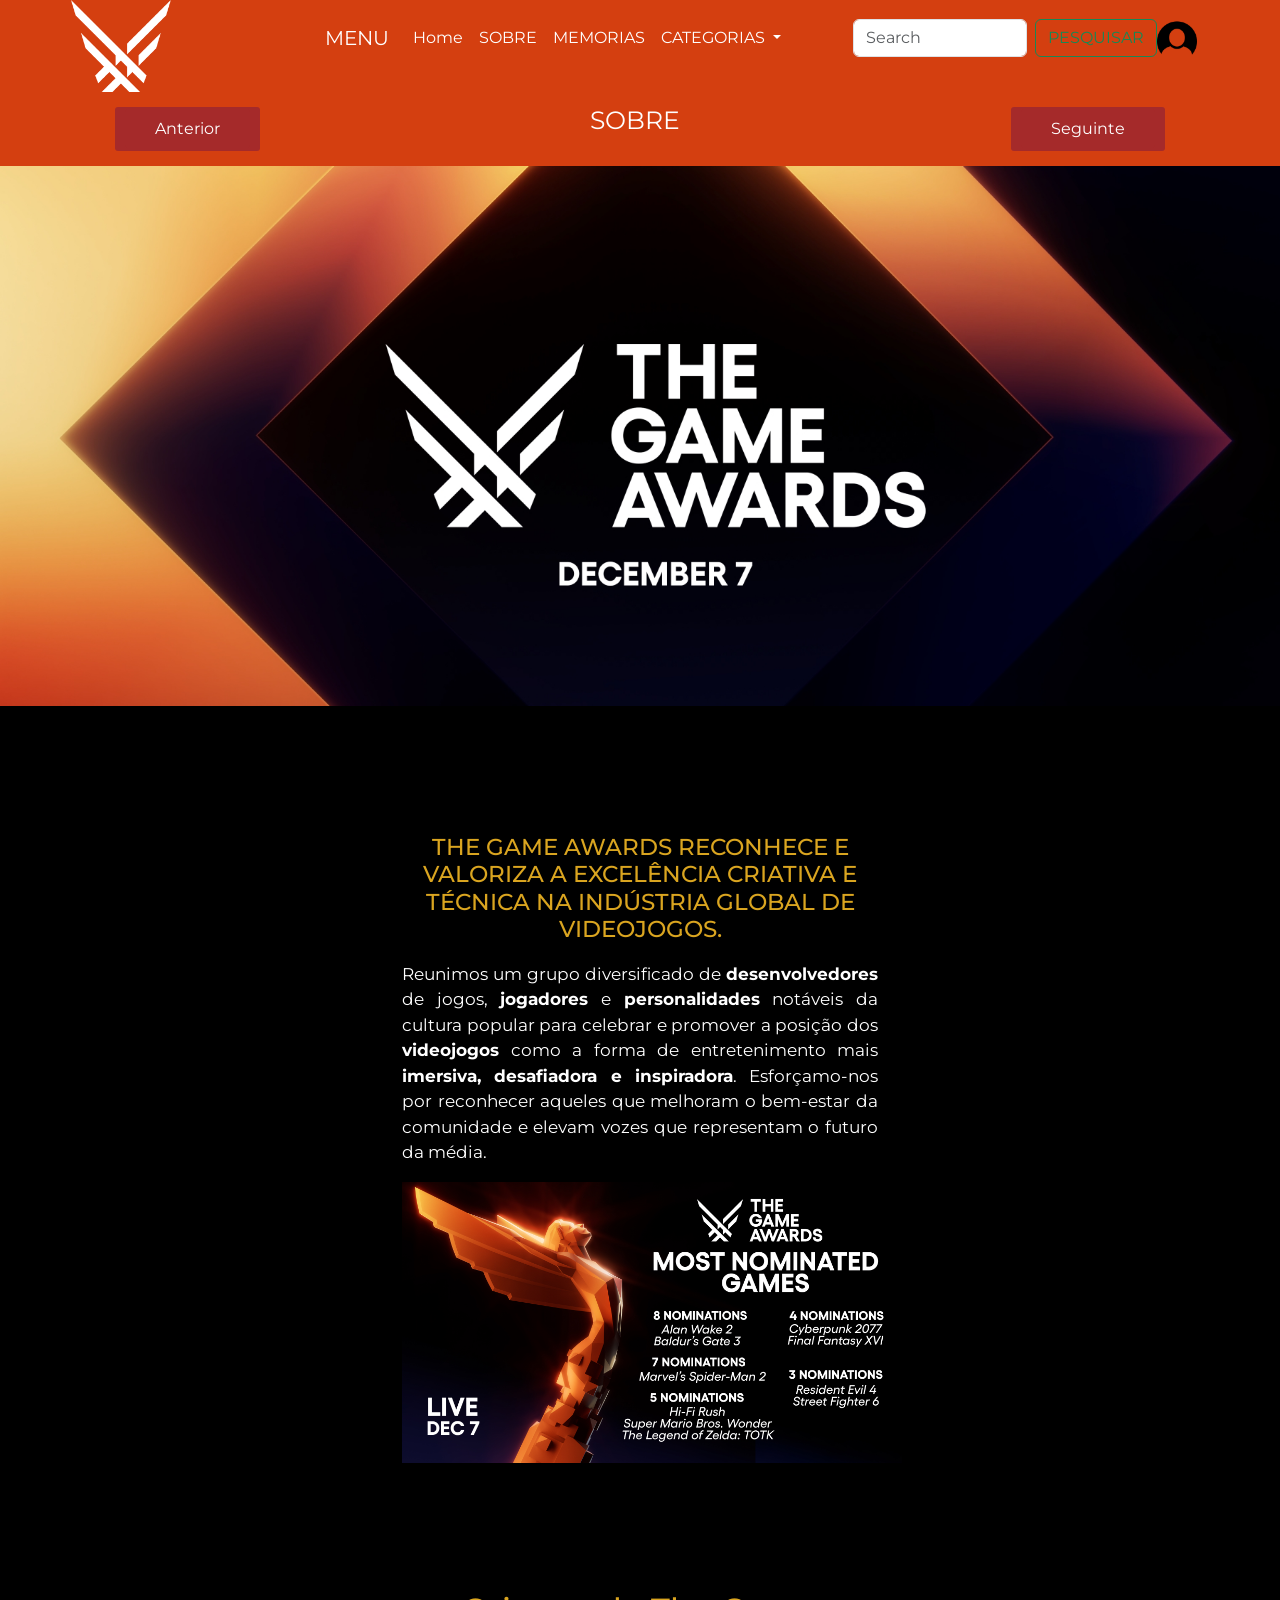
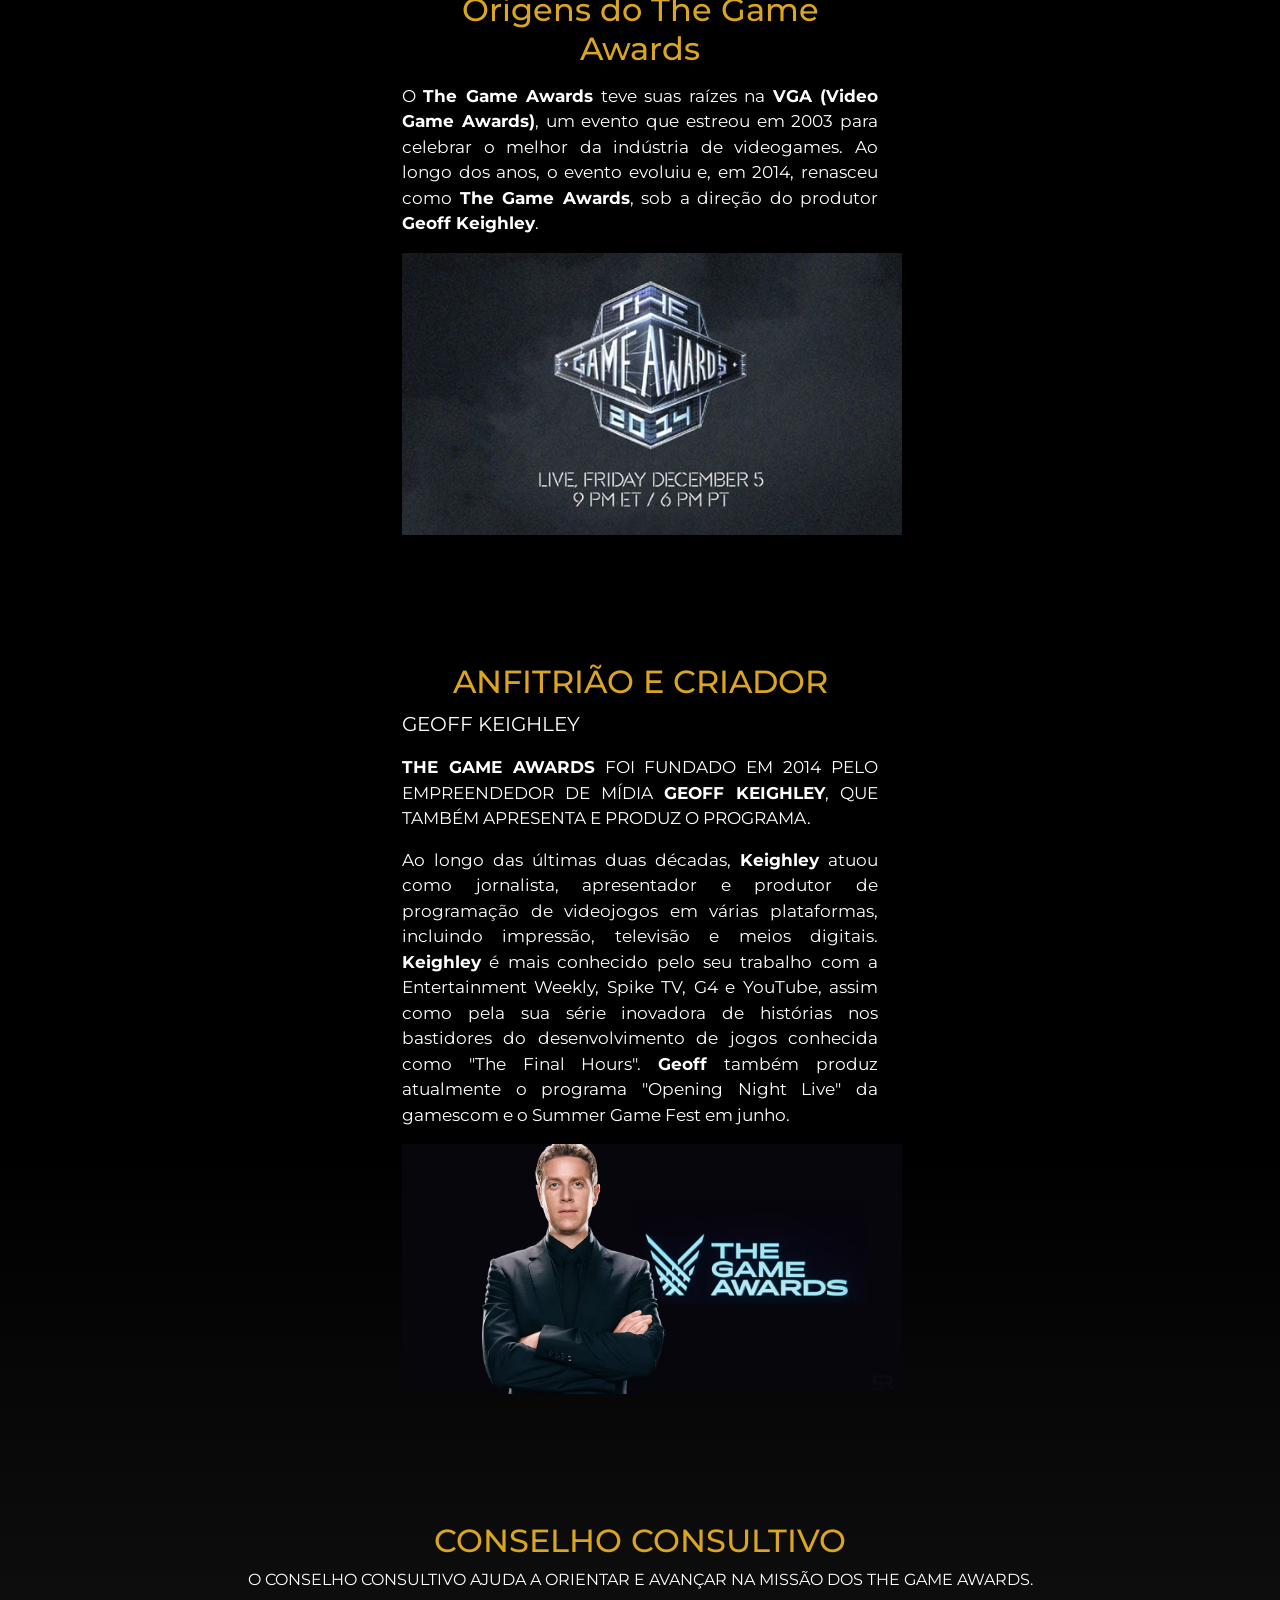
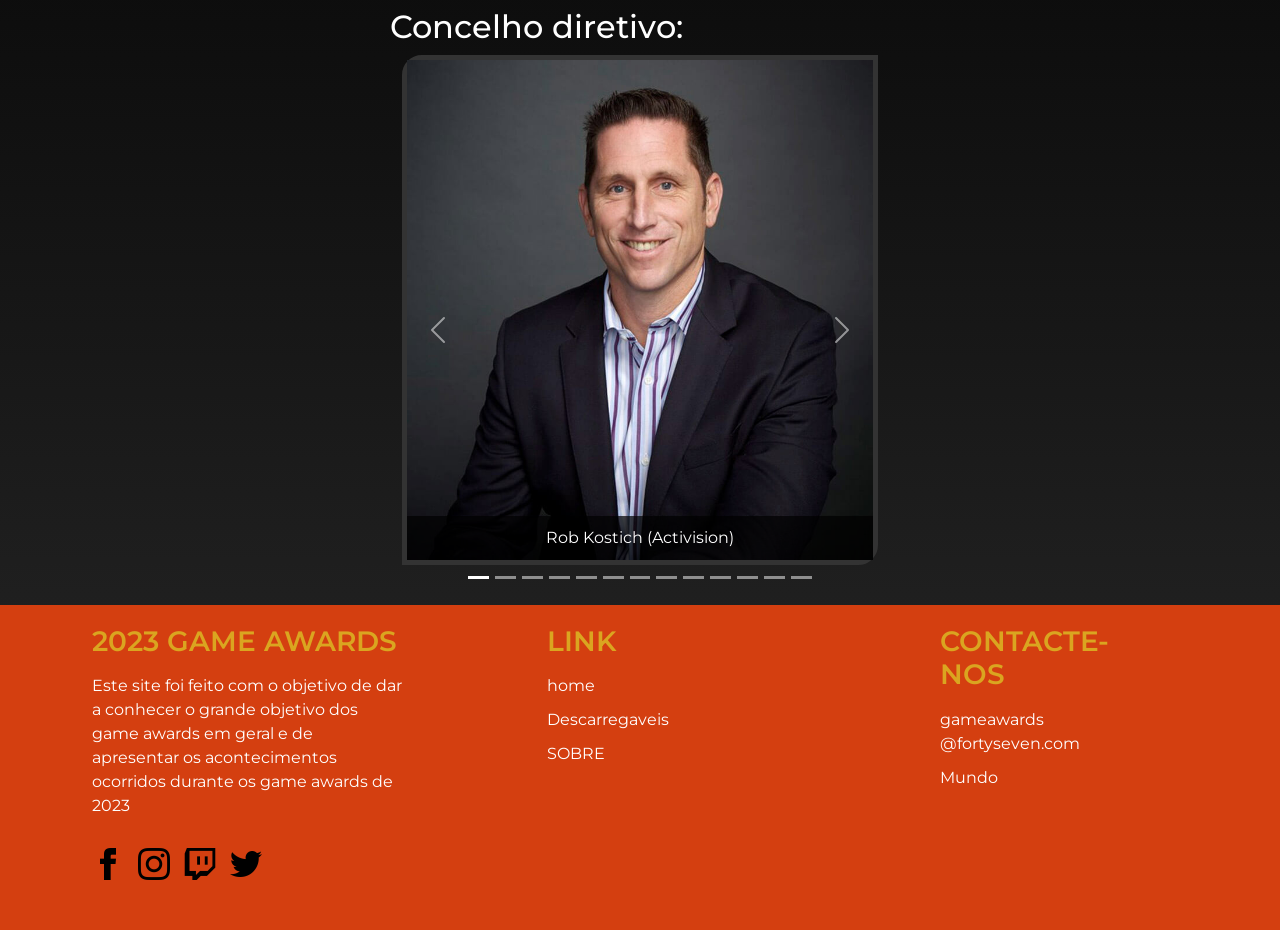
<file: The_game_awards_costume_website/trabalho_grupo_ti_final/sobre1.html>
<!DOCTYPE html>
<html lang="pt">
    <head>
        <meta charset="UTF-8">
        <meta name="viewport" content="width=device-width,initial-scale=1.0">
        <link href="https://cdn.jsdelivr.net/npm/bootstrap@5.3.2/dist/css/bootstrap.min.css" rel="stylesheet" integrity="sha384-T3c6CoIi6uLrA9TneNEoa7RxnatzjcDSCmG1MXxSR1GAsXEV/Dwwykc2MPK8M2HN" crossorigin="anonymous">
        <link rel="stylesheet"  href="css/estilos.css" href="https://fonts.google.com/specimen/Rubik+Distressed">
        <link rel="preconnect" href="https://fonts.gstatic.com">
        <link href="https://fonts.googleapis.com/css2?family=Montserrat:wght@400&display=swap" rel="stylesheet">
        <link rel="icon" href="imagens/TGA_SYMBOLG.ico" type="image/x-icon">
        <title>2023 Game Awards</title>
    </head>
    <body>
        <nav>
            <a href="video.html">
            <img src="imagens/TGA_SYMBOL.png" alt="Gama Awards" width="100px"></a>
            <ul>
              <div class="menu">
                <nav class="navbar navbar-expand-lg bg-body-ter">
                  <div class="container-fluid">
                    <a class="navbar-brand" href="#">MENU</a>
                    <button class="navbar-toggler" type="button" data-bs-toggle="collapse" data-bs-target="#navbarSupportedContent" aria-controls="navbarSupportedContent" aria-expanded="false" aria-label="Toggle navigation">
                      <span class="navbar-toggler-icon"></span>
                    </button>
                    <div class="collapse navbar-collapse" id="navbarSupportedContent">
                      <ul class="navbar-nav me-auto mb-2 mb-lg-0">
                        <li class="nav-item">
                          <a class="nav-link " aria-current="page" href="index.html">Home</a>
                        </li>
                        <li class="nav-item">
                          <a class="nav-link" href="sobre1.html">SOBRE</a>
                        </li>
                        <li class="nav-item">
                          <a class="nav-link" href="eventos_passados.html">MEMORIAS</a>
                        <li class="nav-item dropdown">
                          <a class="nav-link dropdown-toggle" href="#" role="button" data-bs-toggle="dropdown" aria-expanded="false">
                            CATEGORIAS
                          </a>
                          <ul class="dropdown-menu">
                            <li><a class="dropdown-item" href="categorias.html">CATEGORIAS1</a></li>
                            <li><a class="dropdown-item" href="cat.html">CATEGORIAS2</a></li>
                            <li><a class="dropdown-item" href="categorias_p1.html">CATEGORIAS3</a></li>
                            <li><a class="dropdown-item" href="categorias_p2.html">CATEGORIAS4</a></li>
                            <li><a class="dropdown-item" href="categorias_p3.html">CATEGORIAS5</a></li>
                            <li><hr class="dropdown-divider"></li>
                            <li><a class="dropdown-item" href="vencedores.html">VENCEDOR GOTY</a></li>
                          </ul>
                        </li>
                        <li class="nav-item">
                          <a class="nav-link disabled" aria-disabled="true"></a>
                        </li>
                      </ul>
                      <form class="d-flex" role="search">
                        <input class="form-control me-2" type="search" placeholder="Search" aria-label="Search">
                        <button class="btn btn-outline-success" type="submit">PESQUISAR</button>
                      </form>
                      <span class="navbar-text">
                        <div class="transparent">
                          <a href="pagina_login.html">
                       <img src="imagens/icon do login.png" width="40px" height="40px" alt="icon login"></a>
                        </div>
                      </span>
                    </div>
                  </div>
                </nav>
                </div>
              </ul>
          </nav>
          <nav>
            </ul>
        </nav>
        <nav>
        <div class="link1">
            <a href="index.html" class="botao">Anterior</a>
          </div>
          <div>
            <p class="caixa">SOBRE</p>
          </div>
          <div class="link1">
            <a href="eventos_passados.html" class="botao">Seguinte</a>
          </div>
        </nav>
        <header id="sb1">
          <p></p>
          <p></p>
          <p></p>
          <p></p>
          <p></p>
          <p></p>
          <p></p>
          <p></p>
        </header>
        <section style="margin-top: 10%" class="sb5">
          <div class="container text-center">
            <div class="colunas">
                <div class="row align-items-start">
                    <div class="col">
                        <h2 class="sb4">THE GAME AWARDS RECONHECE E VALORIZA A EXCELÊNCIA CRIATIVA E TÉCNICA NA INDÚSTRIA GLOBAL DE VIDEOJOGOS.</h2>
                        <p class="justificar">Reunimos um grupo diversificado de <strong>desenvolvedores</strong> de jogos, <strong>jogadores</strong> e <strong>personalidades</strong> notáveis da cultura popular para celebrar e promover a posição dos <strong>videojogos</strong> como a forma de entretenimento mais <strong>imersiva, desafiadora e inspiradora</strong>. Esforçamo-nos por reconhecer aqueles que melhoram o bem-estar da comunidade e elevam vozes que representam o futuro da média.</p>
                    </div>
                    <div class="col">
                        <img src="imagens/nominies.jpg" width="500px">
                    </div>
                </div>
            </div>
        </div>
  <div class="coluna">
<div style="margin-top: 10%" class="container text-center">
  <div class="row align-items-start">
    <div class="col">
       <h2>Origens do The Game Awards</h2>
        <p class="justificar"><p class="justificar">O <strong>The Game Awards</strong> teve suas raízes na <strong>VGA (Video Game Awards)</strong>, um evento que estreou em 2003 para celebrar o melhor da indústria de videogames. Ao longo dos anos, o evento evoluiu e, em 2014, renasceu como <strong>The Game Awards</strong>, sob a direção do produtor <strong>Geoff Keighley</strong>.</p>
    </div>
    <div class="col">
      <img src="imagens/ga2014icon.jpg"width="500px">

      
    </div>
  </div>
</div>
  </div>
  <div class="coluna">
<div style="margin-top: 10%" class="container text-center">
  <div class="row align-items-start">
    <div class="col">
         <h2>ANFITRIÃO E CRIADOR</h2>
              <p class="tletra">GEOFF KEIGHLEY<br></p>
              <p class="justificar"><strong>THE GAME AWARDS</strong> FOI FUNDADO EM 2014 PELO EMPREENDEDOR DE MÍDIA <strong>GEOFF KEIGHLEY</strong>, QUE TAMBÉM APRESENTA E PRODUZ O PROGRAMA.</p>
              <p class="justificar">Ao longo das últimas duas décadas, <strong>Keighley</strong> atuou como jornalista, apresentador e produtor de programação de videojogos em várias plataformas, incluindo impressão, televisão e meios digitais. <strong>Keighley</strong> é mais conhecido pelo seu trabalho com a Entertainment Weekly, Spike TV, G4 e YouTube, assim como pela sua série inovadora de histórias nos bastidores do desenvolvimento de jogos conhecida como "The Final Hours". <strong>Geoff</strong> também produz atualmente o programa "Opening Night Live" da gamescom e o Summer Game Fest em junho.</p>
    </div>
    <div class="col">
      <img src="imagens/Geoff-Keighley-The-Game-Awards.png" width="500" >
      
    </div>
  </div>
</div>
  </div >
        </section>
        
            <section style="margin-top: 10%" class="sb1">
             <h2>CONSELHO CONSULTIVO</h2>
             <p class="sb1">O CONSELHO CONSULTIVO AJUDA A ORIENTAR E AVANÇAR NA MISSÃO DOS THE GAME AWARDS.</p>
            </section>
            <div class="mudafundo">
                <section id="Nomeados">
                    <h2 class="mcor">Concelho diretivo:</h2>
                    <div id="carouselExampleIndicators" class="carousel slide">
                        <div class="carousel-indicators">
                          <button type="button" data-bs-target="#carouselExampleIndicators" data-bs-slide-to="0" class="active" aria-current="true" aria-label="Slide 1"></button>
                          <button type="button" data-bs-target="#carouselExampleIndicators" data-bs-slide-to="1" aria-label="Slide 2"></button>
                          <button type="button" data-bs-target="#carouselExampleIndicators" data-bs-slide-to="2" aria-label="Slide 3"></button>
                          <button type="button" data-bs-target="#carouselExampleIndicators" data-bs-slide-to="3" aria-label="Slide 4"></button>
                          <button type="button" data-bs-target="#carouselExampleIndicators" data-bs-slide-to="4" aria-label="Slide 5"></button>
                          <button type="button" data-bs-target="#carouselExampleIndicators" data-bs-slide-to="5" aria-label="Slide 6"></button>
                          <button type="button" data-bs-target="#carouselExampleIndicators" data-bs-slide-to="6" aria-label="Slide 7"></button>
                          <button type="button" data-bs-target="#carouselExampleIndicators" data-bs-slide-to="7" aria-label="Slide 8"></button>
                          <button type="button" data-bs-target="#carouselExampleIndicators" data-bs-slide-to="8" aria-label="Slide 9"></button>
                          <button type="button" data-bs-target="#carouselExampleIndicators" data-bs-slide-to="9" aria-label="Slide 10"></button>
                          <button type="button" data-bs-target="#carouselExampleIndicators" data-bs-slide-to="10" aria-label="Slide 11"></button>
                          <button type="button" data-bs-target="#carouselExampleIndicators" data-bs-slide-to="11" aria-label="Slide 12"></button>
                          <button type="button" data-bs-target="#carouselExampleIndicators" data-bs-slide-to="12" aria-label="Slide 13"></button>
                        </div>
                        <div class="container">
                        <div class="carousel-inner">
                          <div class="carousel-item active">
                            <img src="imagens/activision-rob_kostich.jpg" max-width="500px" height="500px" class="d-block w-100" alt="Rob Kostich">
                            <div class="caption">Rob Kostich (Activision)</div>
                          </div>
                          <div class="carousel-item">
                            <img src="imagens/amd-dr_lisa_su.jpg" max-width="500px" height="500px" class="d-block w-100" alt="Lisa Su">
                            <div class="caption">DR Lisa Su (AMD)</div>
                          </div>
                          <div class="carousel-item">
                            <img src="imagens/ea-laura_miele.jpg" max-width="500px" height="500px" class="d-block w-100" alt="Laura Miele">
                            <div class="caption">Laura Miele (EA)</div>
                          </div>
                          <div class="carousel-item">
                            <img src="imagens/Epic-Games-Simbolo.png" max-width="500px" height="500px"  class="d-block w-100" alt="Epic Games simbolo">
                            <div class="caption">Epic Games</div>
                          </div>
                          <div class="carousel-item">
                            <img src="imagens/kojima_productions-hideo_kojima.jpg" max-width="500px" height="500" class="d-block w-100" alt="Hideo Kojima">
                            <div class="caption">Hideo Kojima (Kojima Productions)</div>
                        </div>
                        <div class="carousel-item">
                            <img src="imagens/Untitled.jpg" max-width="500px" height="500px"  class="d-block w-100" alt="Valve logotipo">
                            <div class="caption">Valve</div>
                        </div>
                        <div class="carousel-item">
                            <img src="imagens/microsoft-phil_spencer.jpg" max-width="500px" height="500px" class="d-block w-100" alt="Phil Spencer">
                            <div class="caption"> Phil Spencer (Microsoft)</div>
                          </div>
                          <div class="carousel-item">
                            <img src="imagens/nintendo-doug_bowser.jpg" max-width="500px" height="500px" class="d-block w-100" alt="spiderman2">
                            <div class="caption"> Doug Bowser (Nintendo)</div>
                          </div>
                          <div class="carousel-item">
                            <img src="imagens/riotgames-marc_merril.jpg" max-width="500px" height="500px" class="d-block w-100" alt="spiderman2">
                            <div class="caption"> Marc Merrill (Riot Games)</div>
                          </div>
                          <div class="carousel-item">
                            <img src="imagens/rockstar-2023.jpg" max-width="500px" height="500px" class="d-block w-100" alt="spiderman2">
                            <div class="caption"> Rockstar Games</div>
                          </div>
                          <div class="carousel-item">
                            <img src="imagens/sony-2023.jpg" max-width="500px" height="500px" class="d-block w-100" alt="spiderman2">
                            <div class="caption">Sony Interactive Entertainment</div>
                          </div>
                          <div class="carousel-item">
                            <img src="imagens/tencent-steven_ma.jpg" max-width="500px" height="500px" class="d-block w-100" alt="spiderman2">
                            <div class="caption">Stiven Ma (Tencent)</div>
                          </div>
                          <div class="carousel-item">
                            <img src="imagens/ubisoft-yves_guillemot.jpg" max-width="500px" height="500px" class="d-block w-100" alt="spiderman2">
                            <div class="caption">Yves Guillemot (Ubisoft)</div>
                          </div>
                        <button class="carousel-control-prev" type="button" data-bs-target="#carouselExampleIndicators" data-bs-slide="prev">
                          <span class="carousel-control-prev-icon" aria-hidden="true"></span>
                          <span class="visually-hidden">Anterior</span>
                        </button>
                        <button class="carousel-control-next" type="button" data-bs-target="#carouselExampleIndicators" data-bs-slide="next">
                          <span class="carousel-control-next-icon" aria-hidden="true"></span>
                          <span class="visually-hidden">Proximo</span>
                        </button>
                      </div>
        
                </section>
                </div>
                <footer class="contain10">
                  <div class="centrar">
                    <ul>
                      <h3>2023 GAME AWARDS</h3>
                      <p>Este site foi feito com o objetivo de dar a conhecer o grande objetivo dos game awards em geral e de apresentar os acontecimentos ocorridos durante os game awards de 2023</p>
                      <div class="redes_sociais">
                        <a href="https://www.facebook.com/thegameawards" target="_blank">
                       <img src="imagens/iconmonstr-facebook-1-32.png" alt="logo da x"></a>
                       <a href=" https://www.instagram.com/thegameawards/" target="_blank">
                       <img src="imagens/iconmonstr-instagram-11-32.png" alt="logo da x"></a>
                       <a href=" https://www.twitch.tv/thegameawards" target="_blank">
                       <img src="imagens/iconmonstr-twitch-1-32.png" alt="logo da x"></a>
                       <a href="https://twitter.com/thegameawards" target="_blank">
                       <img src="imagens/iconmonstr-twitter-1-32.png" alt="logo da x"></a>
                      </div>
                    </ul>
                    <div class="mover2">
                    <ul>
                      <h3>LINK</h3>
                      <li><a href="index.html">home</a></li>
                      <li><a href="index.html">Descarregaveis</a></li>
                      <li><a href="Sobre.html">SOBRE</a> </li>
                  </ul>
                    </div>
                    <div class="mover3">
                    <ul>
                      <h3>CONTACTE-NOS</h3>
                      <li></li>
                      <li>gameawards<br>@fortyseven.com</li>
                      <li>Mundo</li>
                    </ul>
                  </div>
                  </div>
              </footer>
        <script src="https://cdn.jsdelivr.net/npm/bootstrap@5.3.2/dist/js/bootstrap.bundle.min.js" integrity="sha384-C6RzsynM9kWDrMNeT87bh95OGNyZPhcTNXj1NW7RuBCsyN/o0jlpcV8Qyq46cDfL" crossorigin="anonymous"></script>
    </body>
</html>
</file>
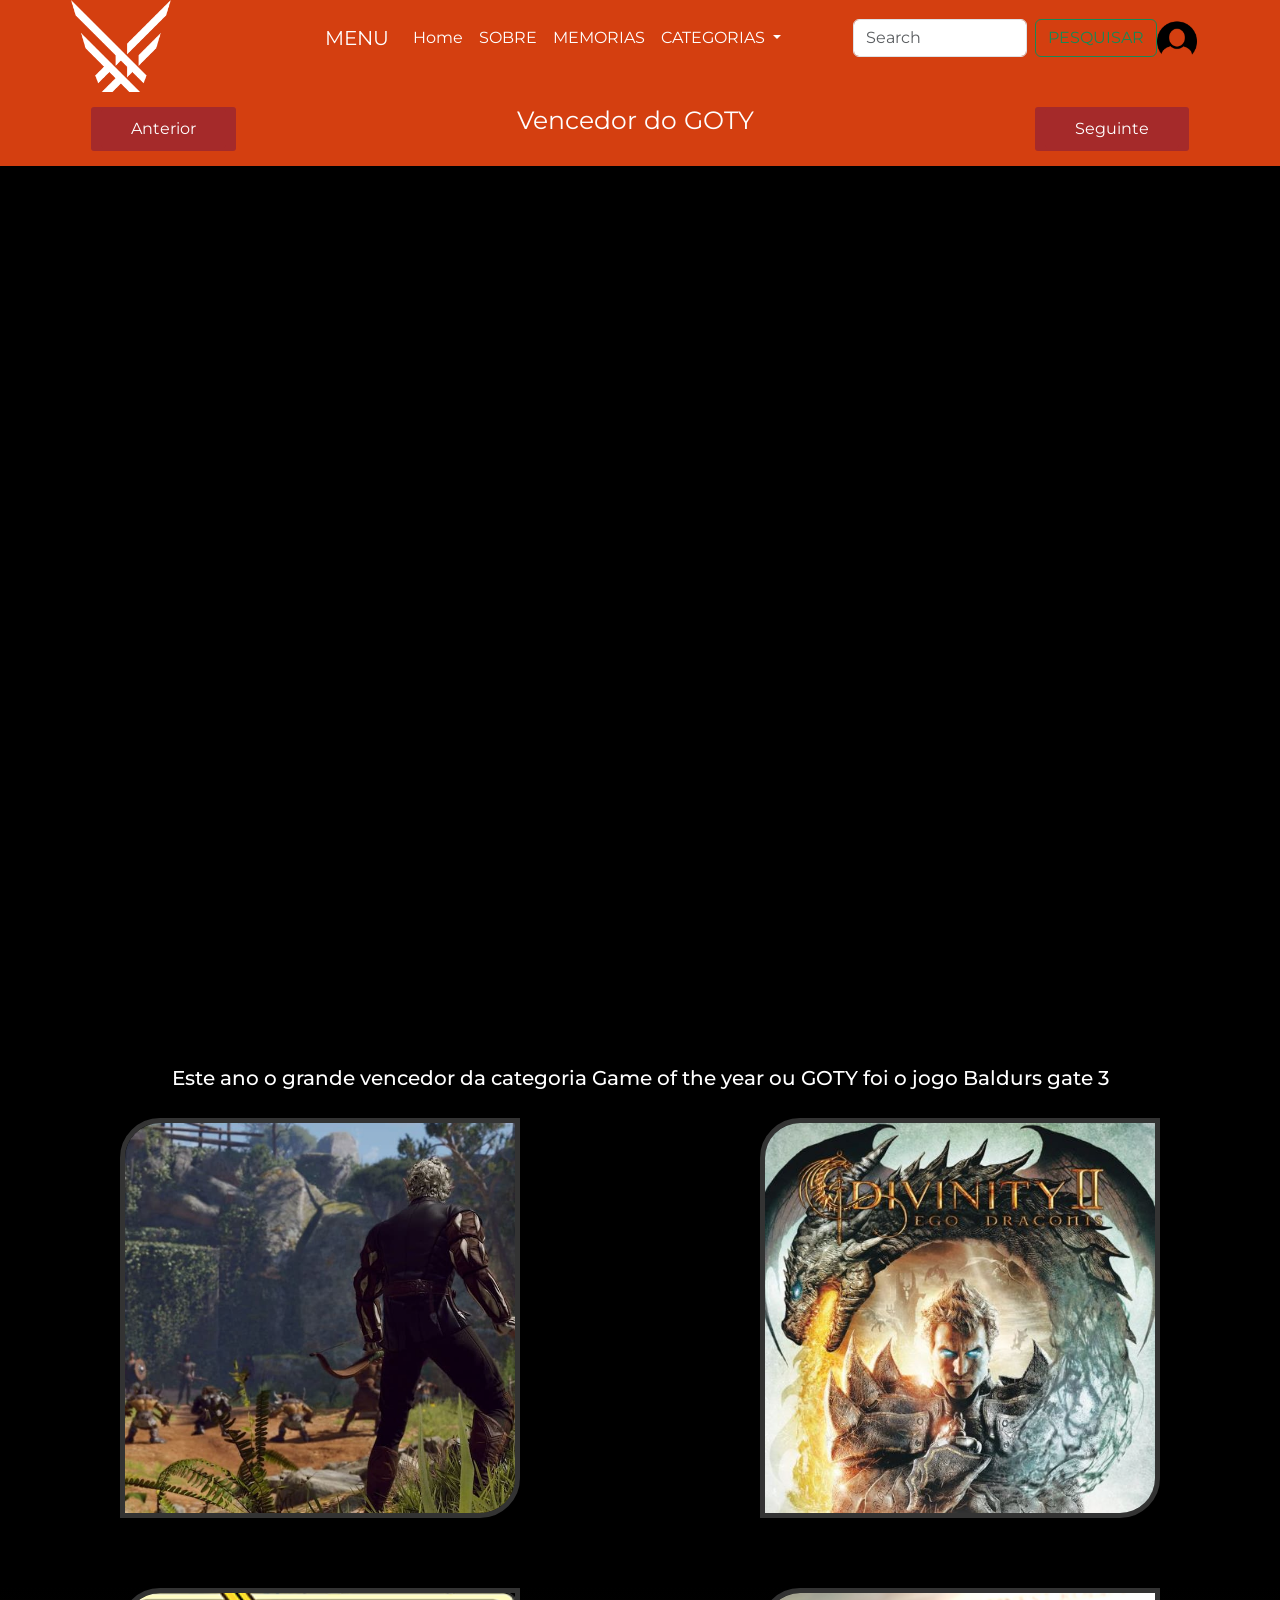
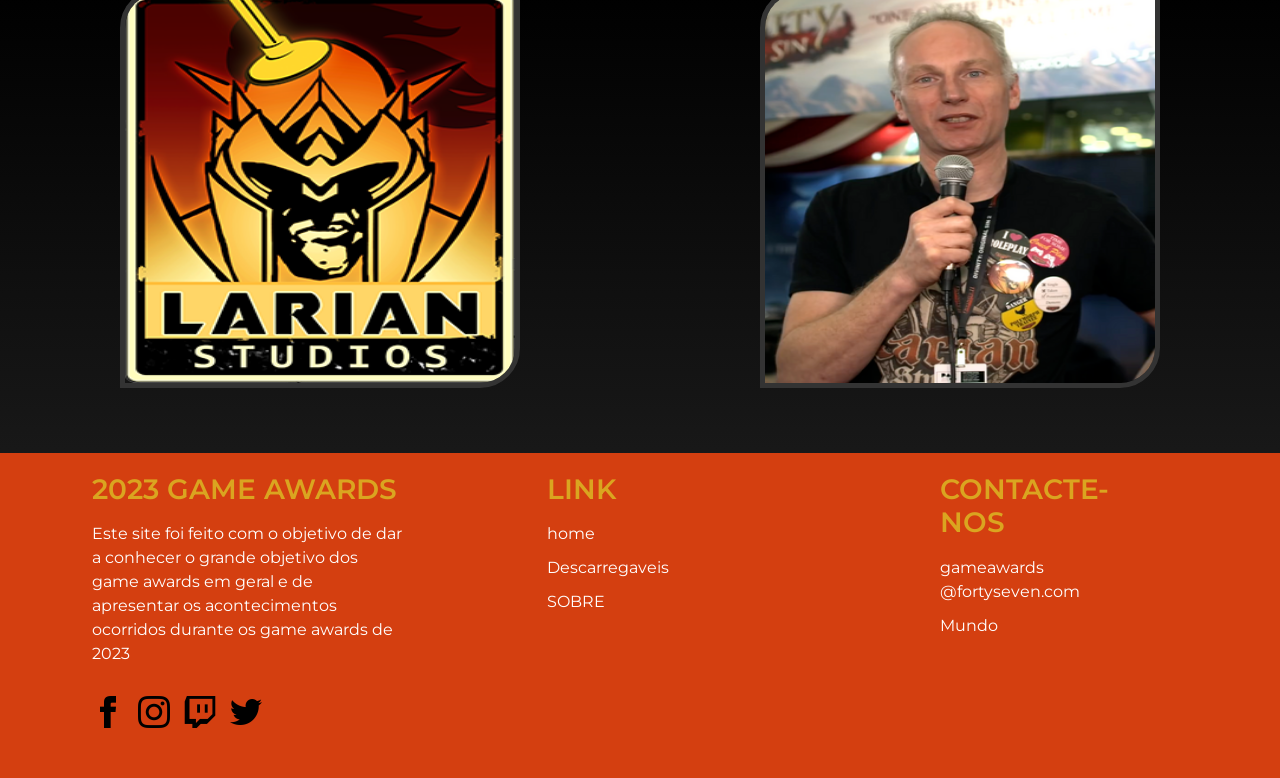
<file: The_game_awards_costume_website/trabalho_grupo_ti_final/vencedores.html>
<!DOCTYPE html>
<html lang="pt">
    <head>
        <meta charset="UTF-8">
        <meta name="viewport" content="width=device-width,initial-scale=1.0">
        <link href="https://cdn.jsdelivr.net/npm/bootstrap@5.3.2/dist/css/bootstrap.min.css" rel="stylesheet" integrity="sha384-T3c6CoIi6uLrA9TneNEoa7RxnatzjcDSCmG1MXxSR1GAsXEV/Dwwykc2MPK8M2HN" crossorigin="anonymous">
        <link rel="stylesheet"  href="css/estilos.css" href="https://fonts.google.com/specimen/Rubik+Distressed">
        <link rel="preconnect" href="https://fonts.gstatic.com">
        <link href="https://fonts.googleapis.com/css2?family=Montserrat:wght@400&display=swap" rel="stylesheet">
        <link rel="icon" href="imagens/TGA_SYMBOLG.ico" type="image/x-icon">
        <title>2023 Game Awards</title>
    </head>
    <body>
        <nav>
            <a href="video.html">
            <img src="imagens/TGA_SYMBOL.png" alt="Gama Awards" width="100px"></a>
            <ul>
              <div class="menu">
                <nav class="navbar navbar-expand-lg bg-body-ter">
                  <div class="container-fluid">
                    <a class="navbar-brand" href="#">MENU</a>
                    <button class="navbar-toggler" type="button" data-bs-toggle="collapse" data-bs-target="#navbarSupportedContent" aria-controls="navbarSupportedContent" aria-expanded="false" aria-label="Toggle navigation">
                      <span class="navbar-toggler-icon"></span>
                    </button>
                    <div class="collapse navbar-collapse" id="navbarSupportedContent">
                      <ul class="navbar-nav me-auto mb-2 mb-lg-0">
                        <li class="nav-item">
                          <a class="nav-link " aria-current="page" href="index.html">Home</a>
                        </li>
                        <li class="nav-item">
                          <a class="nav-link" href="sobre1.html">SOBRE</a>
                        </li>
                        <li class="nav-item">
                          <a class="nav-link" href="eventos_passados.html">MEMORIAS</a>
                        </li>
                        <li class="nav-item dropdown">
                          <a class="nav-link dropdown-toggle" href="#" role="button" data-bs-toggle="dropdown" aria-expanded="false">
                            CATEGORIAS
                          </a>
                          <ul class="dropdown-menu">
                            <li><a class="dropdown-item" href="categorias.html">CATEGORIAS1</a></li>
                            <li><a class="dropdown-item" href="cat.html">CATEGORIAS2</a></li>
                            <li><a class="dropdown-item" href="categorias_p1.html">CATEGORIAS3</a></li>
                            <li><a class="dropdown-item" href="categorias_p2.html">CATEGORIAS4</a></li>
                            <li><a class="dropdown-item" href="categorias_p3.html">CATEGORIAS5</a></li>
                            <li><hr class="dropdown-divider"></li>
                            <li><a class="dropdown-item" href="vencedores.html">VENCEDOR GOTY</a></li>
                          </ul>
                        </li>
                        <li class="nav-item">
                          <a class="nav-link disabled" aria-disabled="true"></a>
                        </li>
                      </ul>
                      <form class="d-flex" role="search">
                        <input class="form-control me-2" type="search" placeholder="Search" aria-label="Search">
                        <button class="btn btn-outline-success" type="submit">PESQUISAR</button>
                      </form>
                      <span class="navbar-text">
                        <div class="transparent">
                          <a href="pagina_login.html">
                       <img src="imagens/icon do login.png" width="40px" height="40px" alt="icon login"></a>
                        </div>
                      </span>
                    </div>
                  </div>
                </nav>
                </div>
              </ul>
          </nav>
          <nav>
            </ul>
        </nav>
        <nav>
            <div class="link1">
              <a href="index.html" class="botao">Anterior</a>
            </div>
            <div>
              <p class="caixa">Vencedor do GOTY</p>
            </div>
            <div class="link1">
              <a href="Sobre.html" class="botao">Seguinte</a>
            </div>
          </nav>
          <header class="vencedor">
            <iframe width="100%" height="100%" src="https://www.youtube.com/embed/Df2mO9neocE?si=FBsskKYGdDwtFXP9&autoplay=1&mute=1" title="YouTube video player" frameborder="0" allow="accelerometer; autoplay=1; clipboard-write; encrypted-media; gyroscope; picture-in-picture; web-share" allowfullscreen></iframe>
          <div id="content">
          </div>
          </header>
          <section>
            <h2 class="vtext">Este ano o grande vencedor da categoria Game of the year ou GOTY foi o jogo Baldurs gate 3</h2>
            
          </section>
          <section class="carda">
            <div class="card-container">
            <div class="flip-card">
              <div class="flip-card-inner">
                <div class="flip-card-front">
                  <img src="imagens/bg3earluaccess.jpg" alt="Baldurs gate 3 combat acess" style="width:400px;height:400px;">
                </div>
                <div class="flip-card-back">
                  <h1>HISTORIA</h1>
                  <p class="justificar">O protagonista acorda dentro de um enorme navio voador <strong>illithid (mind flayer)</strong> que atravessa dimensões. Ele está implantado com um girino <strong>illithid</strong>, um parasita que domina e transforma as pessoas em <strong>illithids</strong>; no entanto, a transformação não ocorre, e o navio é atacado por guerreiros <strong>githyanki</strong>.</p>
                </div>
              </div>
            </div>
            <div class="flip-card">
              <div class="flip-card-inner">
                <div class="flip-card-front">
                  <img src="imagens/divinity-2-ego-dragonis.jpg" alt="Divinity 2 dragois" style="width:400px;height:400px;">
                </div>
                <div class="flip-card-back">
                  <h1>OUTROS PROJETOS</h1>
                  <div class="muda-fonte">
                  <p>Divine Divinity<br>
                    Beyond Divinity<br>
                    Divinity II: Ego Draconis<br>
                    Divinity II: Flames of Vengeance<br>
                    Divinity: Dragon Commander<br>
                    Divinity: Original Sin<br>
                    Divinity: Original Sin II</p>
                  </div>
                </div>
              </div>
            </div>

            <div class="flip-card">
              <div class="flip-card-inner">
                <div class="flip-card-front">
                  <img src="imagens/Larian_Studios_Logo_20122.png" alt="logo da larian studios" style="width:400px;height:400px;justify-content: center;">
                </div>
                <div class="flip-card-back">
                  <h1>SOBRE O ESTUDIO</h1>
                  <p class="justificar">A <strong>Larian Studios</strong> é uma desenvolvedora e editora independente de jogos de vídeo belga, fundada em 1996 por <strong>Swen Vincke</strong>. Com sede em Gante, Bélgica, a <strong>Larian</strong> concentra-se no desenvolvimento de jogos de vídeo de interpretação de personagens, mas já trabalhou anteriormente em jogos educacionais e de cassino.</p>
                </div>
              </div>
            </div>
            <div class="flip-card">
              <div class="flip-card-inner">
                <div class="flip-card-front">
                  <img src="imagens/Swen_Vincke_2018.png" alt="Swen Vincke " style="width:400px;height:400px;">
                </div>
                <div class="flip-card-back">
                  <h1>DIREÇÃO</h1>
                  <p class="justificar"><strong>Swen Johan Vincke</strong>, nascido em 30 de maio de 1972, é um designer, programador e diretor belga de jogos de vídeo. Ele é o fundador e CEO da empresa de videogames <strong>Larian Studios</strong>, onde liderou o desenvolvimento da série <strong>Divinity</strong> e de <strong>Baldur's Gate 3</strong>.</p>
                </div>
              </div>
            </div>   
            </div>                                             
          </section>
          <footer class="contain10">
            <div class="centrar">
              <ul>
                <h3>2023 GAME AWARDS</h3>
                <p>Este site foi feito com o objetivo de dar a conhecer o grande objetivo dos game awards em geral e de apresentar os acontecimentos ocorridos durante os game awards de 2023</p>
                <div class="redes_sociais">
                  <a href="https://www.facebook.com/thegameawards" target="_blank">
                 <img src="imagens/iconmonstr-facebook-1-32.png" alt="logo da x"></a>
                 <a href=" https://www.instagram.com/thegameawards/" target="_blank">
                 <img src="imagens/iconmonstr-instagram-11-32.png" alt="logo da x"></a>
                 <a href=" https://www.twitch.tv/thegameawards" target="_blank">
                 <img src="imagens/iconmonstr-twitch-1-32.png" alt="logo da x"></a>
                 <a href="https://twitter.com/thegameawards" target="_blank">
                 <img src="imagens/iconmonstr-twitter-1-32.png" alt="logo da x"></a>
                </div>
              </ul>
              <div class="mover2">
              <ul>
                <h3>LINK</h3>
                <li><a href="index.html">home</a></li>
                <li><a href="index.html">Descarregaveis</a></li>
                <li><a href="Sobre.html">SOBRE</a> </li>
            </ul>
              </div>
              <div class="mover3">
              <ul>
                <h3>CONTACTE-NOS</h3>
                <li></li>
                <li>gameawards<br>@fortyseven.com</li>
                <li>Mundo</li>
              </ul>
            </div>
            </div>
        </footer>
        <script src="https://cdn.jsdelivr.net/npm/bootstrap@5.3.2/dist/js/bootstrap.bundle.min.js" integrity="sha384-C6RzsynM9kWDrMNeT87bh95OGNyZPhcTNXj1NW7RuBCsyN/o0jlpcV8Qyq46cDfL" crossorigin="anonymous"></script>
    </body>
</html>
</file>
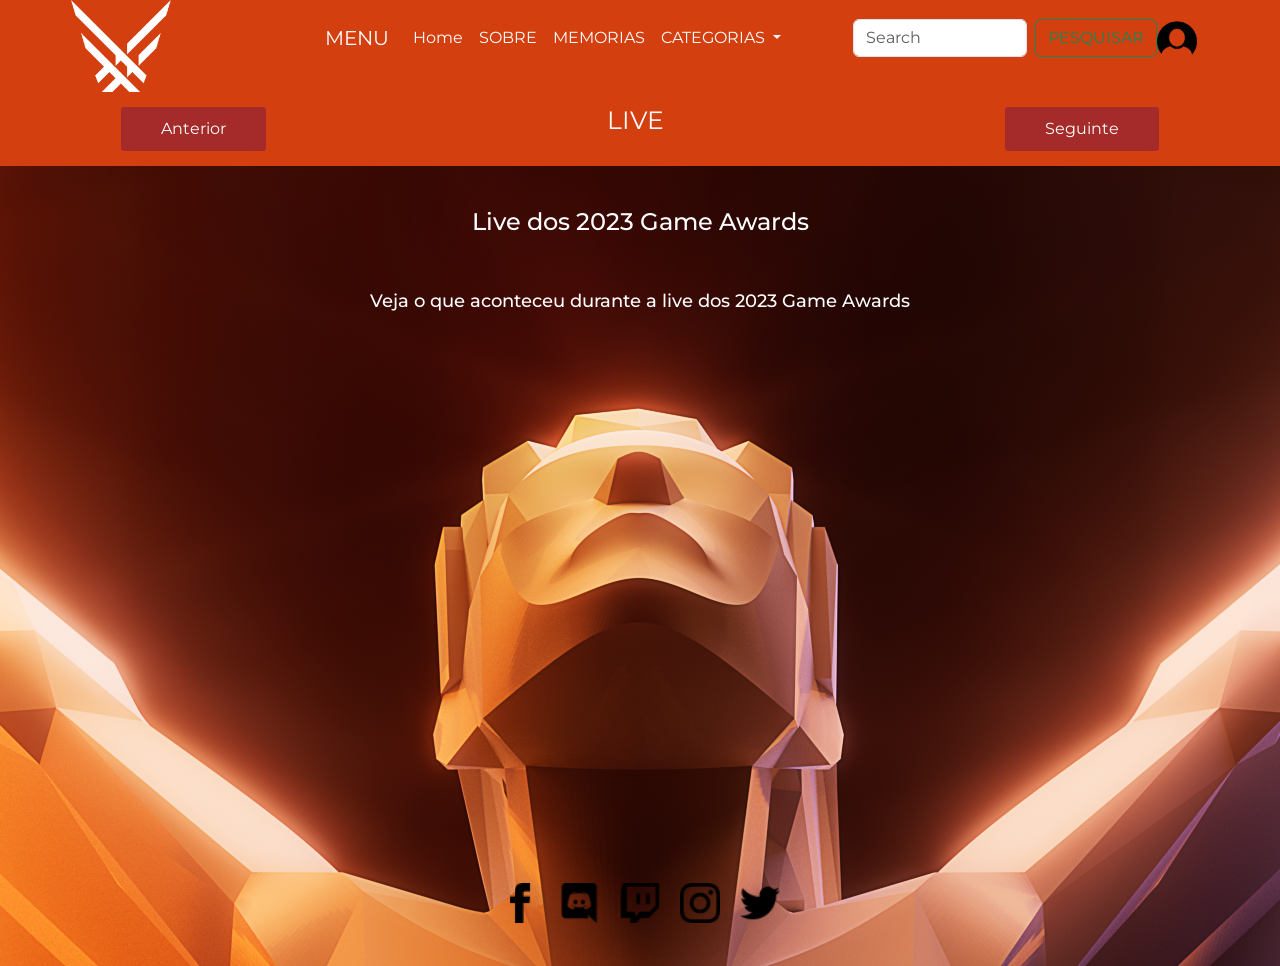
<file: The_game_awards_costume_website/trabalho_grupo_ti_final/video.html>
<!DOCTYPE html>
<html lang="pt">
    <head>
        <meta charset="UTF-8">
        <meta name="viewport",content="width=device-width,inicial-scale=1.0">
        <link href="https://cdn.jsdelivr.net/npm/bootstrap@5.3.2/dist/css/bootstrap.min.css" rel="stylesheet" integrity="sha384-T3c6CoIi6uLrA9TneNEoa7RxnatzjcDSCmG1MXxSR1GAsXEV/Dwwykc2MPK8M2HN" crossorigin="anonymous">
        <link rel="stylesheet"  href="css/estilos.css" href="https://fonts.google.com/specimen/Rubik+Distressed">
        <link rel="preconnect" href="https://fonts.gstatic.com">
        <link href="https://fonts.googleapis.com/css2?family=Montserrat:wght@400&display=swap" rel="stylesheet">
        <link rel="icon" href="imagens/TGA_SYMBOLG.ico" type="image/x-icon">
        <title>2023 Game Awards</title>
    </head>
    <body>
      <nav>
        <a href="video.html">
        <img src="imagens/TGA_SYMBOL.png" alt="Gama Awards" width="100px"></a>
        <ul>
          <div class="menu">
            <nav class="navbar navbar-expand-lg bg-body-ter">
              <div class="container-fluid">
                <a class="navbar-brand" href="#">MENU</a>
                <button class="navbar-toggler" type="button" data-bs-toggle="collapse" data-bs-target="#navbarSupportedContent" aria-controls="navbarSupportedContent" aria-expanded="false" aria-label="Toggle navigation">
                  <span class="navbar-toggler-icon"></span>
                </button>
                <div class="collapse navbar-collapse" id="navbarSupportedContent">
                  <ul class="navbar-nav me-auto mb-2 mb-lg-0">
                    <li class="nav-item">
                      <a class="nav-link " aria-current="page" href="index.html">Home</a>
                    </li>
                    <li class="nav-item">
                      <a class="nav-link" href="sobre1.html">SOBRE</a>
                    </li>
                    <li class="nav-item">
                      <a class="nav-link" href="eventos_passados.html">MEMORIAS</a>
                    </li>
                    <li class="nav-item dropdown">
                      <a class="nav-link dropdown-toggle" href="#" role="button" data-bs-toggle="dropdown" aria-expanded="false">
                        CATEGORIAS
                      </a>
                      <ul class="dropdown-menu">
                        <li><a class="dropdown-item" href="categorias.html">CATEGORIAS1</a></li>
                        <li><a class="dropdown-item" href="cat.html">CATEGORIAS2</a></li>
                        <li><a class="dropdown-item" href="categorias_p1.html">CATEGORIAS3</a></li>
                        <li><a class="dropdown-item" href="categorias_p2.html">CATEGORIAS4</a></li>
                        <li><a class="dropdown-item" href="categorias_p3.html">CATEGORIAS5</a></li>
                        <li><hr class="dropdown-divider"></li>
                        <li><a class="dropdown-item" href="vencedores.html">VENCEDOR GOTY</a></li>
                      </ul>
                    </li>
                    <li class="nav-item">
                      <a class="nav-link disabled" aria-disabled="true"></a>
                    </li>
                  </ul>
                  <form class="d-flex" role="search">
                    <input class="form-control me-2" type="search" placeholder="Search" aria-label="Search">
                    <button class="btn btn-outline-success" type="submit">PESQUISAR</button>
                  </form>
                  <span class="navbar-text">
                    <div class="transparent">
                      <a href="pagina_login.html">
                   <img src="imagens/icon do login.png" width="40px" height="40px" alt="icon login"></a>
                    </div>
                  </span>
                </div>
              </div>
            </nav>
            </div>
          </ul>
      </nav>
      <nav>
        </ul>
    </nav>
        <nav>
              <div class="link1">
        <a href="Sobre.html" class="botao">Anterior</a>
      </div>
      <div>
        <p class="caixa">LIVE</p>
      </div>
      <div class="link1">
        <a href="index.html" class="botao">Seguinte</a>
      </div>
    </nav>
    <section id="secção1">
        <h1 class="md">Live dos 2023 Game Awards</h1>
        <h2 class="txm">Veja o que aconteceu durante a live dos 2023 Game Awards</h2>
        <div class="img_container">
        <div class="box1" width="100%" height="auto" controls>
          <iframe width="600" height="480" src="https://www.youtube.com/embed/Zu2z5M4gmno?si=sTe9P_KgI-OwbgTY" title="YouTube video player" frameborder="0" allow="accelerometer; autoplay; clipboard-write; encrypted-media; gyroscope; picture-in-picture; web-share" allowfullscreen></iframe>
        </div>
        <div class="redes">
          <div class="smedia">
            <a href="https://www.facebook.com/thegameawards" target="_blank">
            <img src="imagens/iconmonstr-facebook-1-32.png" width="40px" height="40px" alt="icon facebook">
            </a>
          </div>
          <div class="smedia">
            <a href=" https://discord.com/invite/" target="_blank">
            <img src="imagens/iconmonstr-discord-1-32.png" width="40px" height="40px" alt="icon do discord">
            </a>
          </div>
          <div class="smedia">
            <a href="https://www.twitch.tv/thegameawards" target="_blank">
            <img src="imagens/iconmonstr-twitch-1-32.png" width="40px" height="40px" alt ="icon da twitch">
            </a>
          </div>
          <div class="smedia">
            <a href=" https://www.instagram.com/thegameawards/" target="_blank">
            <img src="imagens/iconmonstr-instagram-11-32.png" width="40px" height="40px" alt="icon do instagram">
            </a>
          </div>
          <div class="smedia">
            <a href="https://twitter.com/thegameawards" target="_blank">
            <img src="imagens/iconmonstr-twitter-1-32.png" width="40px" height="40px" alt ="icon antigo do twitter">
            </a>
          </div>
        </div>
        </div>
    </section>
    <script src="https://cdn.jsdelivr.net/npm/bootstrap@5.3.2/dist/js/bootstrap.bundle.min.js" integrity="sha384-C6RzsynM9kWDrMNeT87bh95OGNyZPhcTNXj1NW7RuBCsyN/o0jlpcV8Qyq46cDfL" crossorigin="anonymous"></script>
    </body>
</html>
</file>
<file: The_game_awards_costume_website/trabalho_grupo_ti_final/css/estilos1.css>
body.ll{
    background-color: black;
    font-family: 'Montserrat', sans-serif;

}
div.ctn{
    width:100%;
    min-height: 100vh;
    display:flex;
    justify-content: center;
    align-items: center;
    flex-direction: column;
}
div.tex{
    color: goldenrod;
    margin-bottom: 25px;
    font-size: 20px;
    letter-spacing: 2px;
}
.carregar{
    width: 100%;
    height: auto;
    display: flex;
    justify-content: center;
    align-items: center;
}
.carregar .line-box1{
    padding: 2px;
    width: 40%;
    height: 20px;
    border: 2px solid #267191;
    border-radius: 20px;
}
.carregar .line-box1 .line1{
    height: 20px;
    border-radius: 20px;
    background-color: gold;
    animation: loading 5s forwards cubic-bezier(0,0,0,0);
}
@keyframes loading{
    0%{
        width: 0%;
    }
    100%{
        width: 100%;
    }
}
</file>
